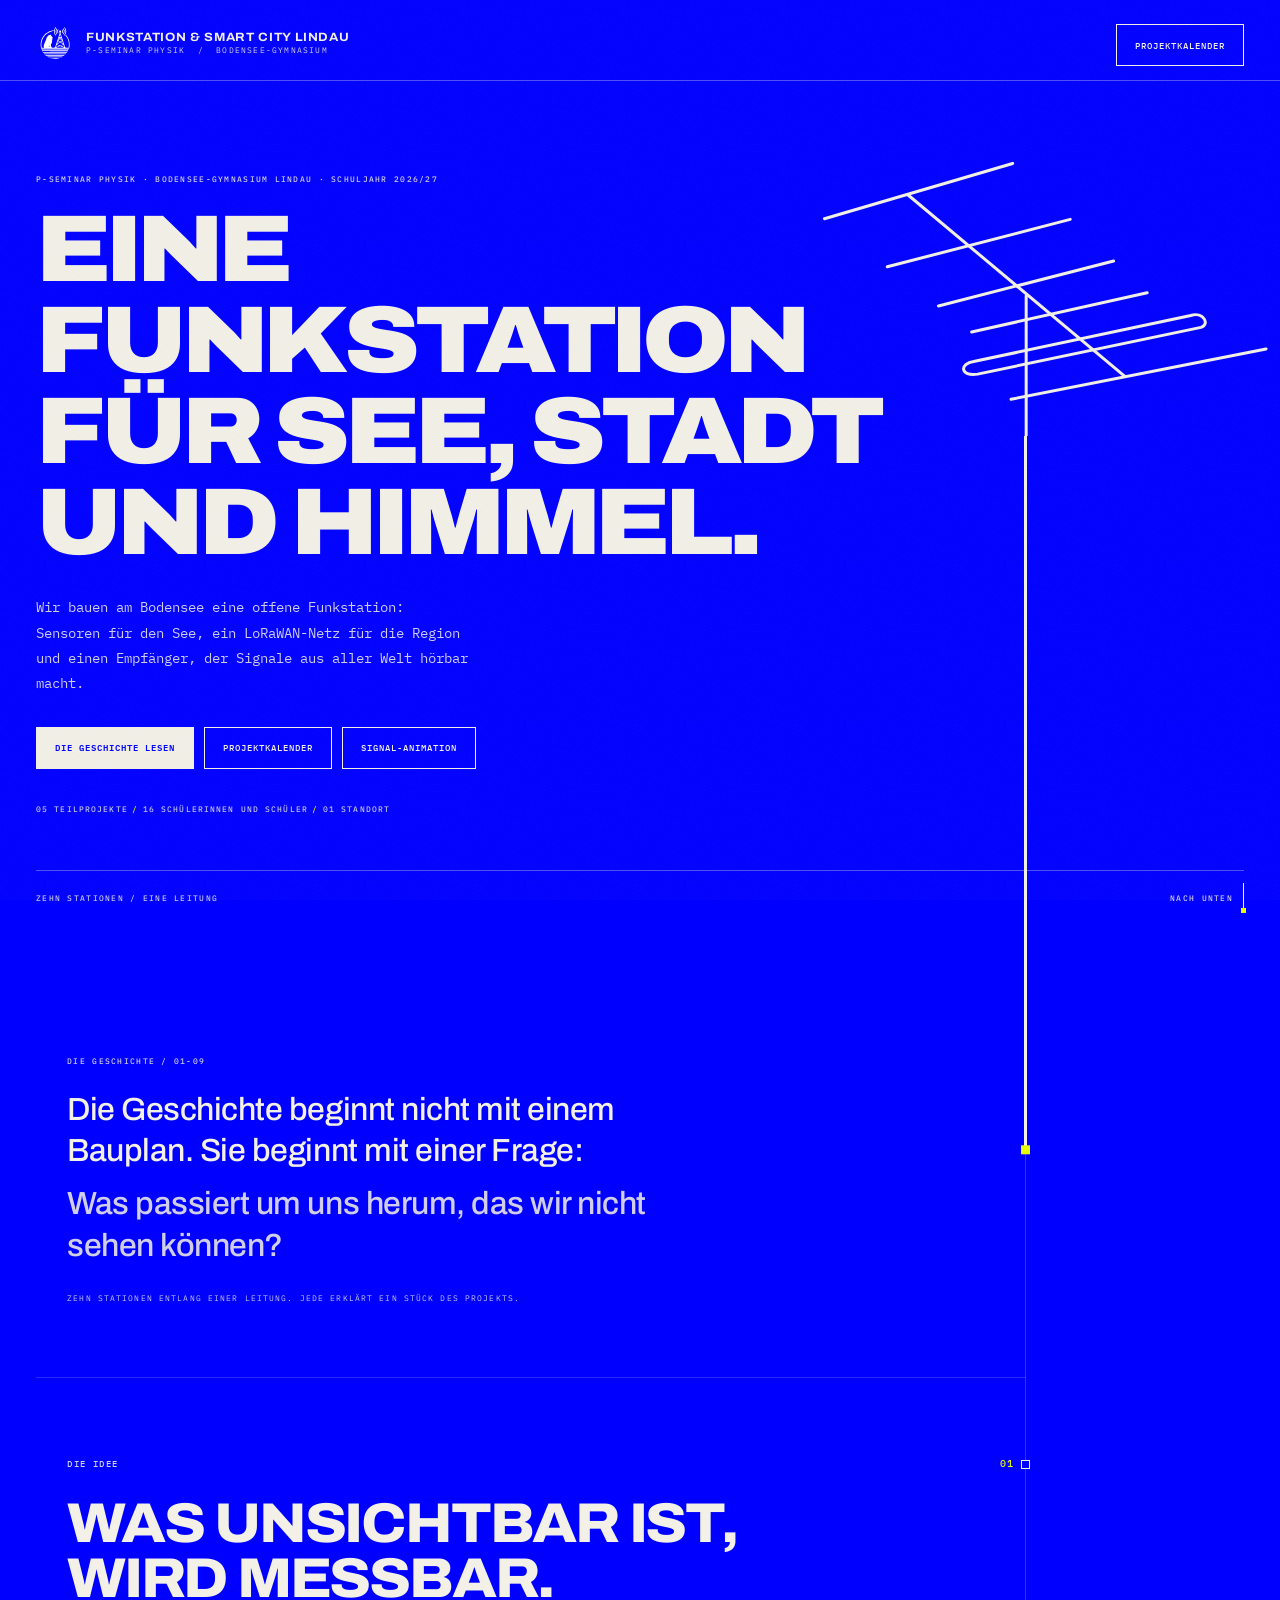
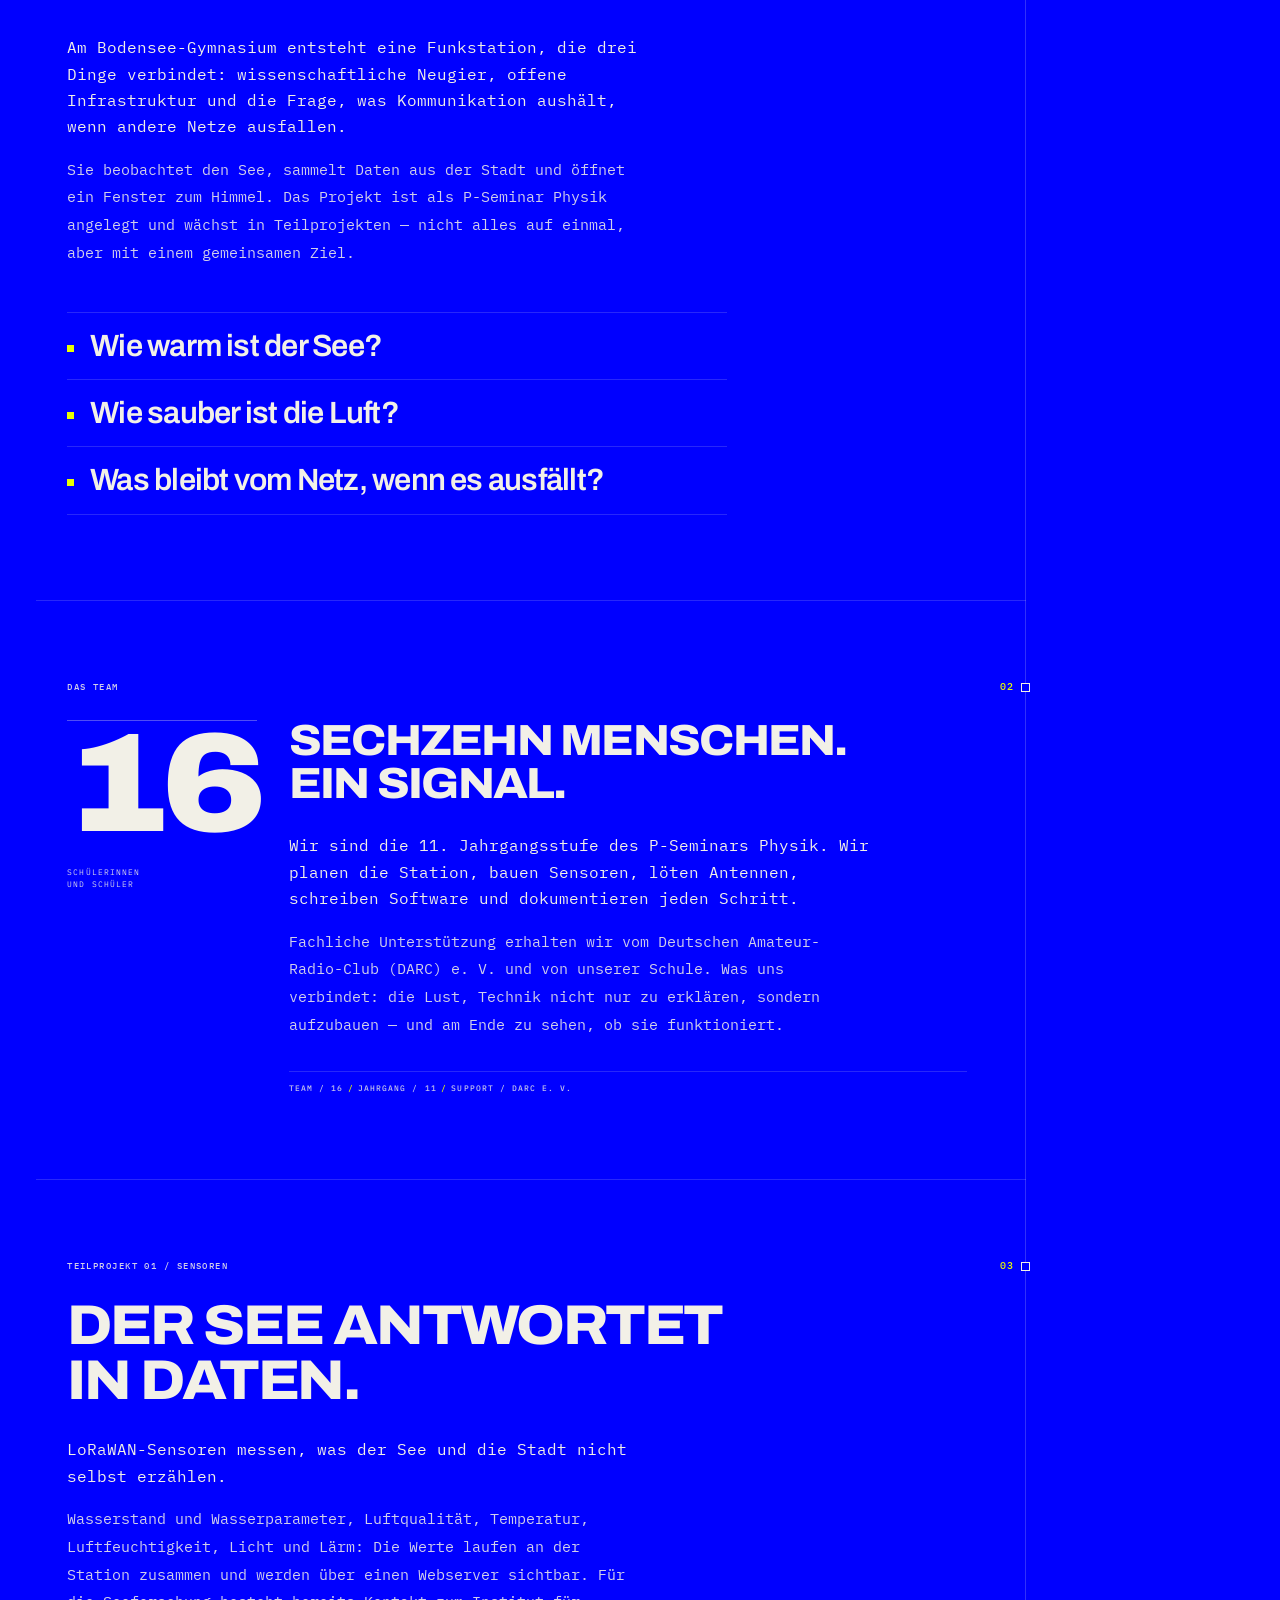
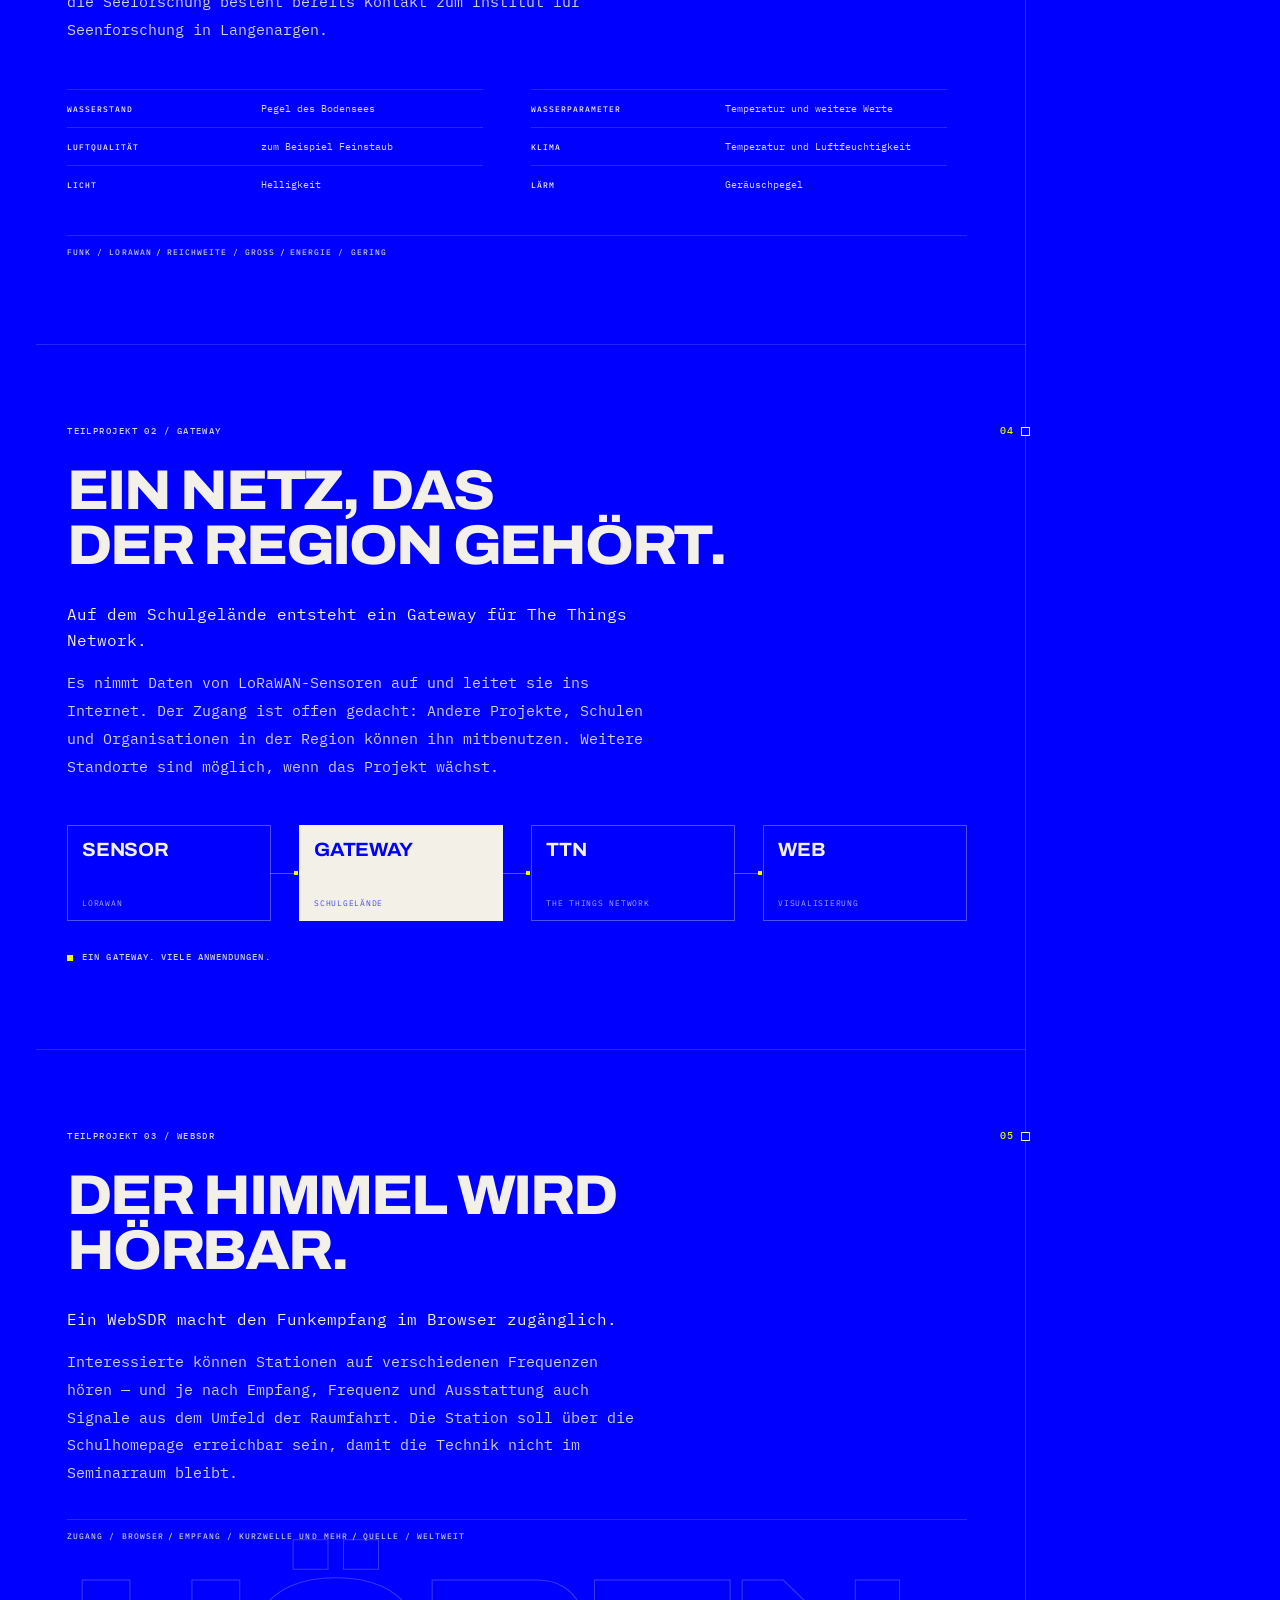
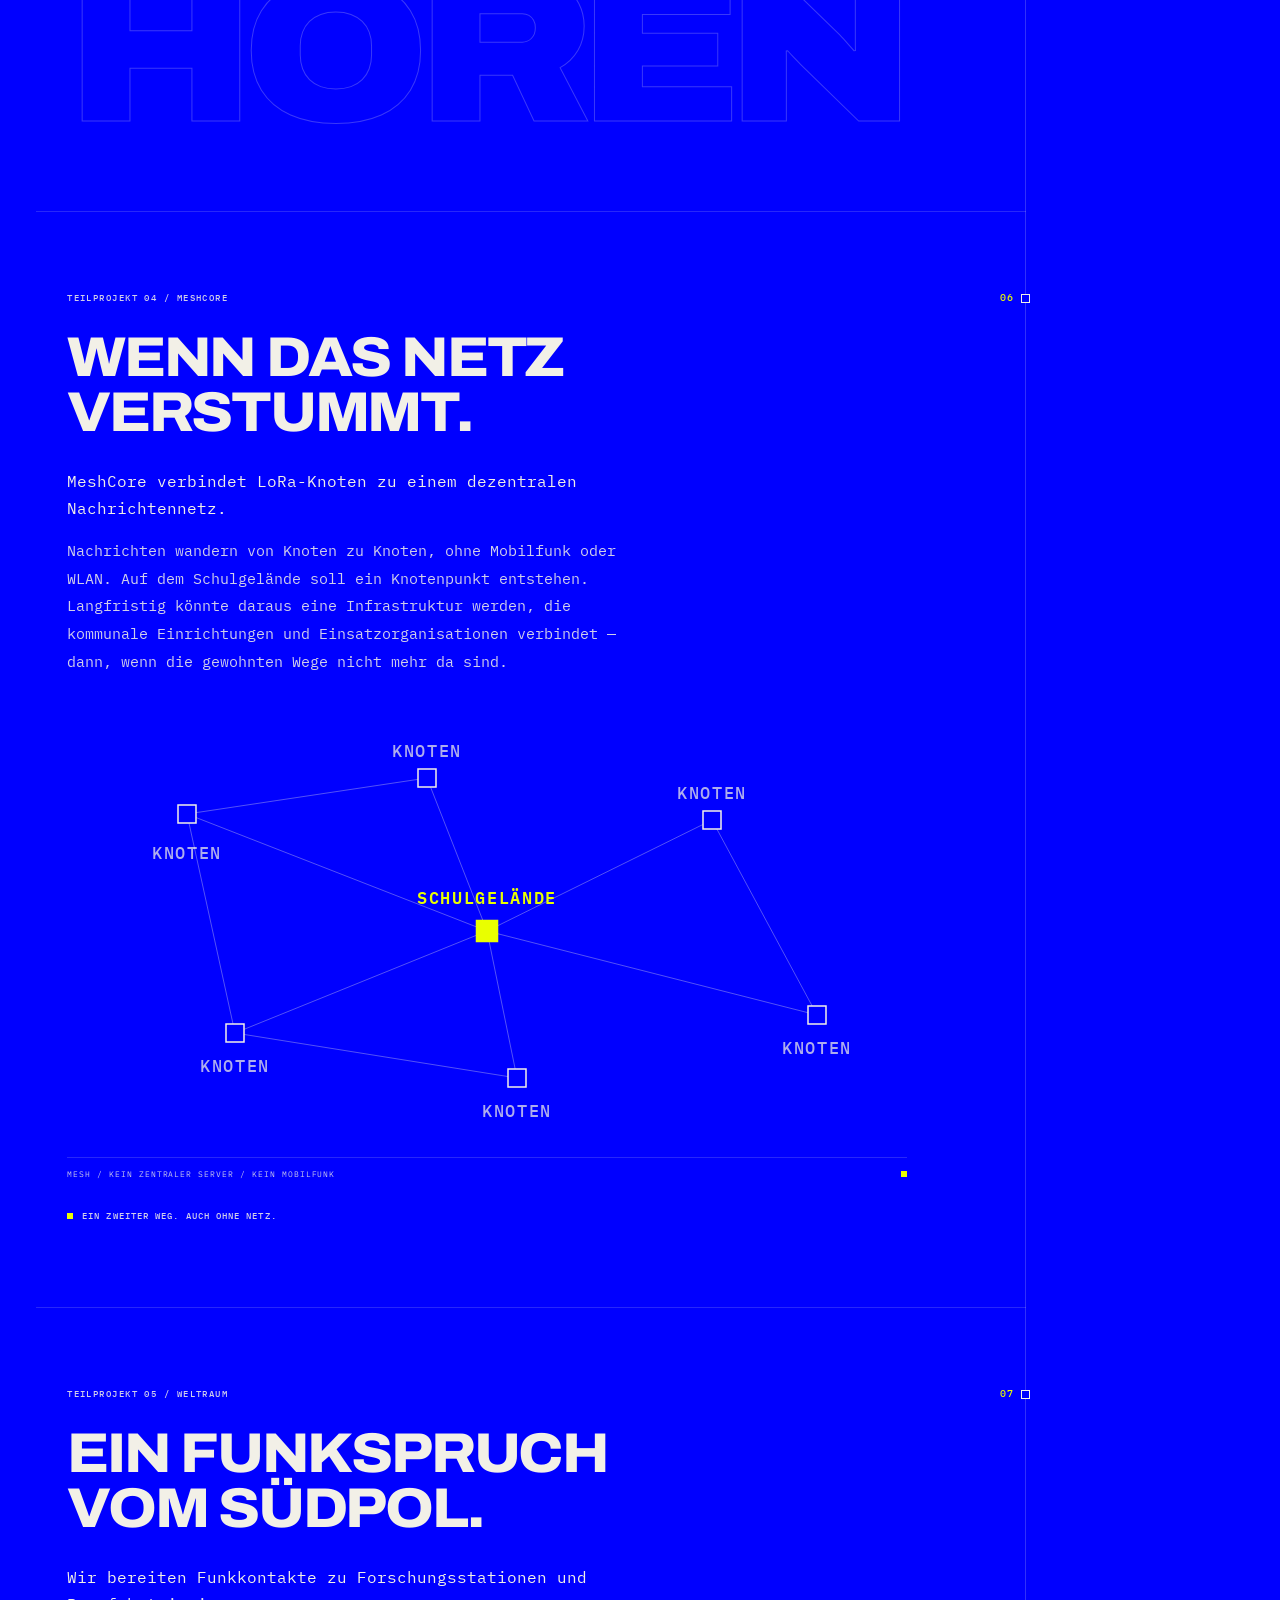
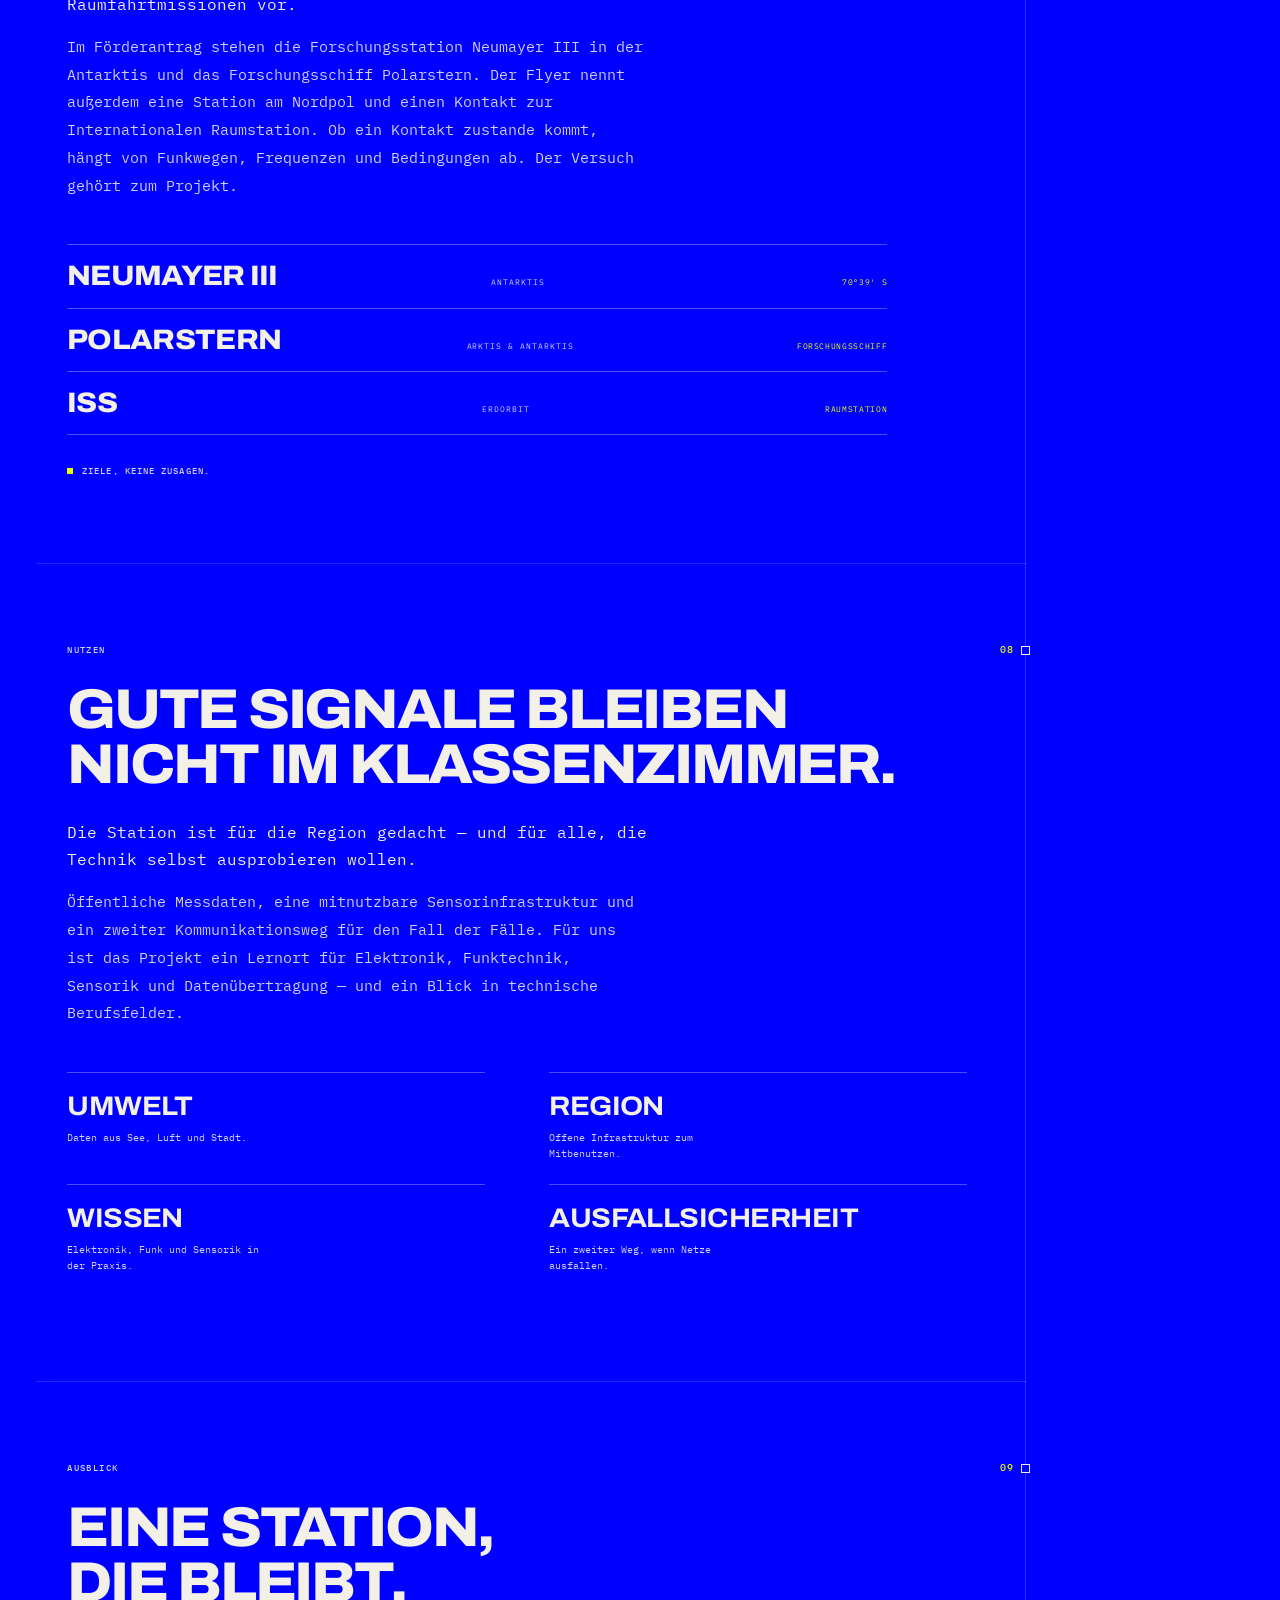
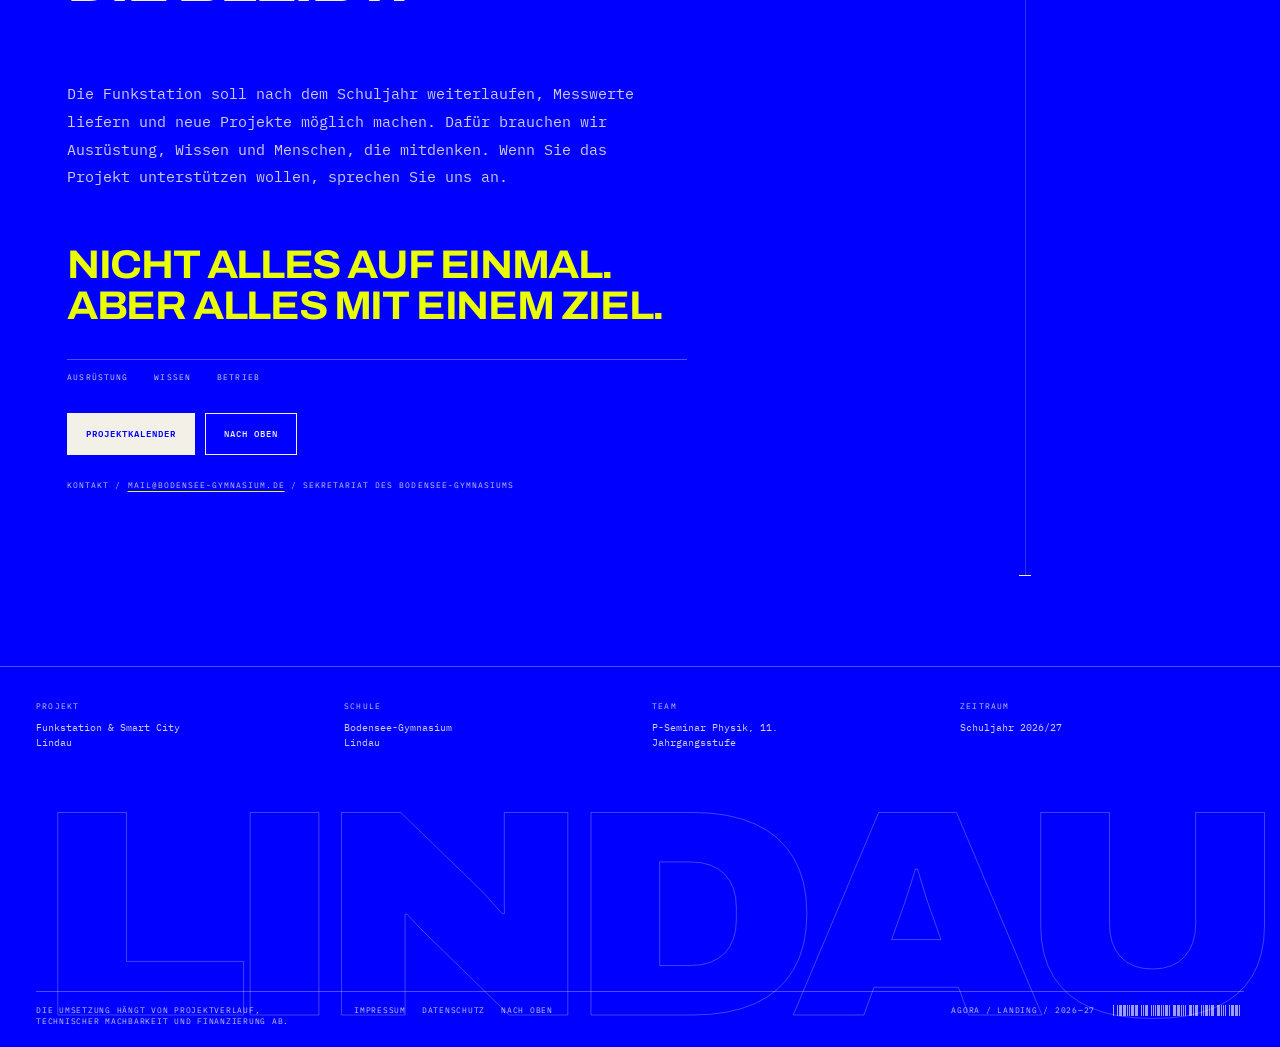
<file: index.html>
<!doctype html>
<html lang="de">
  <head>
    <meta charset="UTF-8" />
    <meta name="viewport" content="width=device-width, initial-scale=1.0" />
    <title>Funkstation &amp; Smart City Lindau — Für See, Stadt und Himmel</title>
    <link rel="canonical" href="landing.html" />
    <meta http-equiv="refresh" content="0; url=landing.html" />
    <link rel="icon" type="image/svg+xml" href="logoblue.svg" />
    <script>
      window.location.replace("landing.html" + window.location.search + window.location.hash);
    </script>
  </head>
  <body>
    <p><a href="landing.html">Funkstation &amp; Smart City Lindau</a></p>
  </body>
</html>
</file>
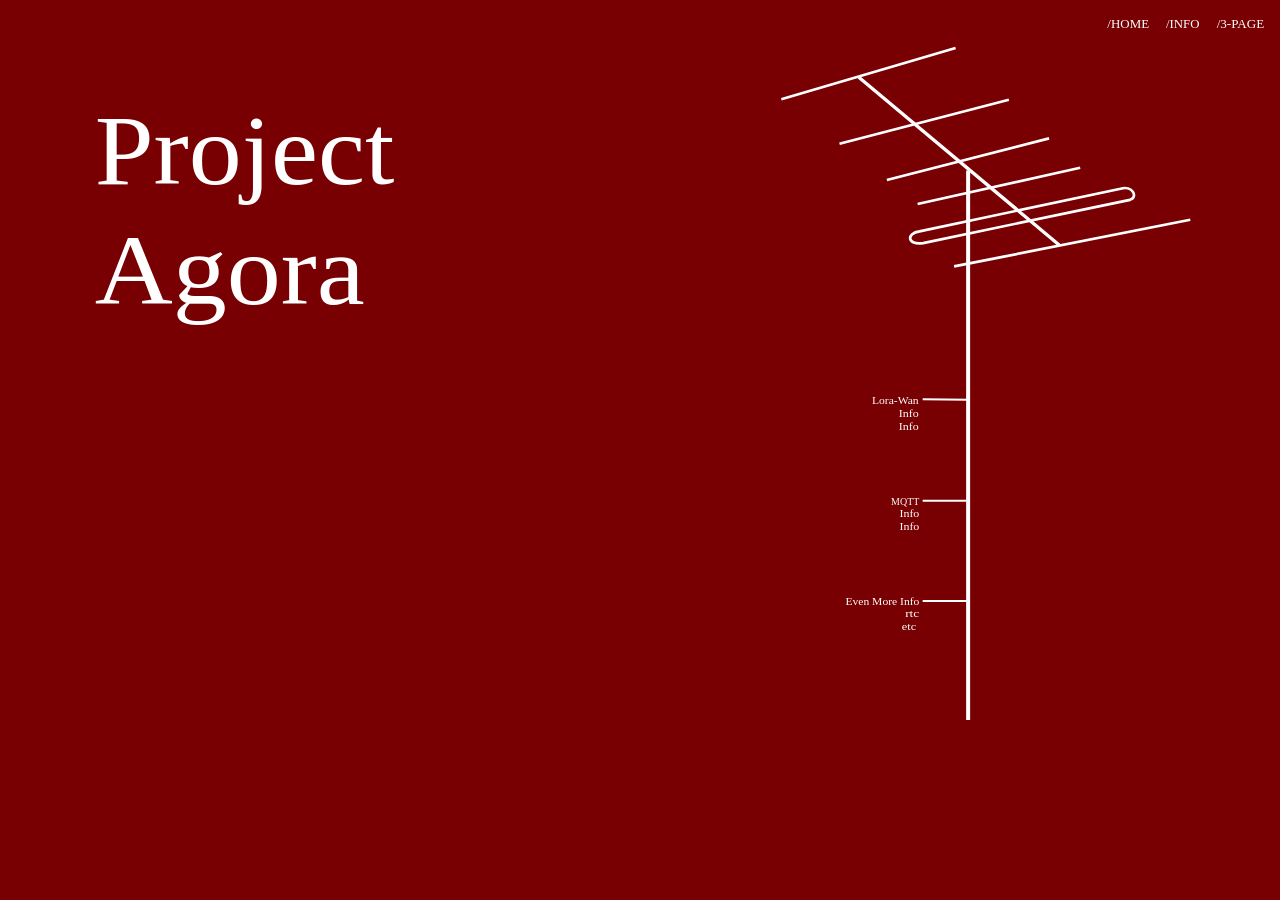
<file: agora.html>
<!doctype html>
<html lang="en">
  <head>
    <meta charset="UTF-8" />
    <meta name="viewport" content="width=device-width, initial-scale=1.0" />
    <title>Project Agora</title>
    <link rel="icon" type="image/svg+xml" href="logoblue.svg" />
    <link rel="stylesheet" href="styles.css" />
  </head>
  <body class="page-home">
    <main class="stage">
      <section class="design-screen" aria-label="Project Agora home">
        <img class="screen-art desktop-art" src="assets/penpot/home-desktop.svg" alt="" aria-hidden="true" />
        <img class="screen-art mobile-art" src="assets/penpot/home-mobile.svg" alt="" aria-hidden="true" />

        <a class="screen-link desktop-link home-desktop-link home-link-home" href="agora.html" aria-label="Home"></a>
        <a class="screen-link desktop-link home-desktop-link home-link-info" href="data-view.html" aria-label="Info"></a>
        <a class="screen-link desktop-link home-desktop-link home-link-more" href="more.html" aria-label="More Info"></a>
        <a class="screen-link desktop-link home-marker home-marker-one" href="data-view.html" aria-label="Lora-Wan Info"></a>
        <a class="screen-link desktop-link home-marker home-marker-two" href="data-view.html" aria-label="MQTT Info"></a>
        <a class="screen-link desktop-link home-marker home-marker-three" href="more.html" aria-label="Even More Info"></a>

        <a class="screen-link mobile-link home-mobile-link" href="agora.html" aria-label="Home"></a>
        <a class="screen-link mobile-link home-mobile-marker home-mobile-marker-one" href="data-view.html" aria-label="Info"></a>
        <a class="screen-link mobile-link home-mobile-marker home-mobile-marker-two" href="more.html" aria-label="More Info"></a>
      </section>
    </main>
  </body>
</html>
</file>
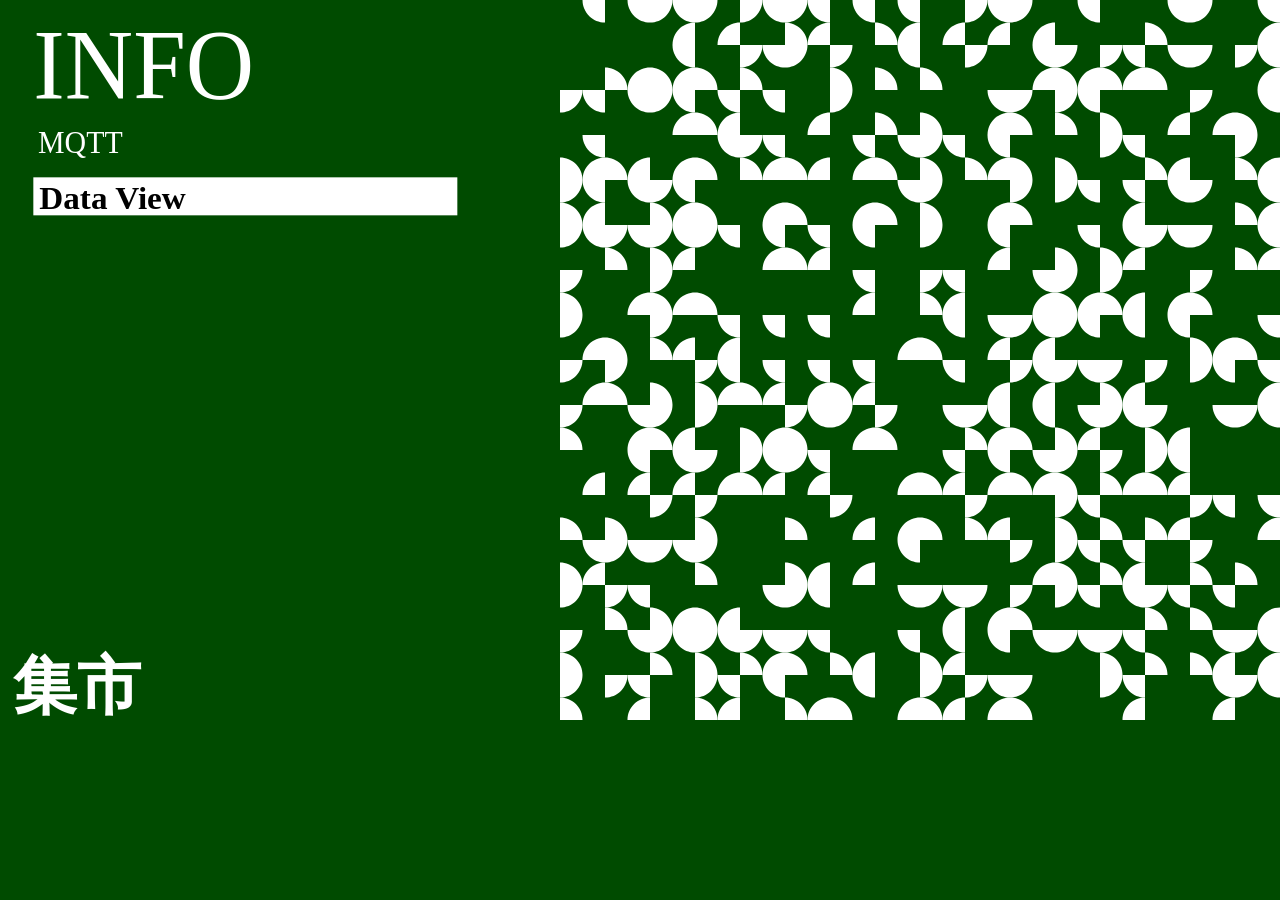
<file: data-view.html>
<!doctype html>
<html lang="en">
  <head>
    <meta charset="UTF-8" />
    <meta name="viewport" content="width=device-width, initial-scale=1.0" />
    <title>Agora — Info</title>
    <link rel="icon" type="image/svg+xml" href="logoblue.svg" />
    <link rel="stylesheet" href="styles.css" />
  </head>
  <body class="page-info">
    <main class="stage">
      <section class="design-screen" aria-label="Agora information">
        <img class="screen-art desktop-art" src="assets/penpot/info-desktop.svg" alt="" aria-hidden="true" />
        <img class="screen-art mobile-art" src="assets/penpot/info-mobile.svg" alt="" aria-hidden="true" />
        <a class="screen-link desktop-link info-home-link" href="agora.html" aria-label="Home"></a>
        <a class="screen-link mobile-link info-mobile-home-link" href="agora.html" aria-label="Home"></a>
      </section>
    </main>
  </body>
</html>
</file>
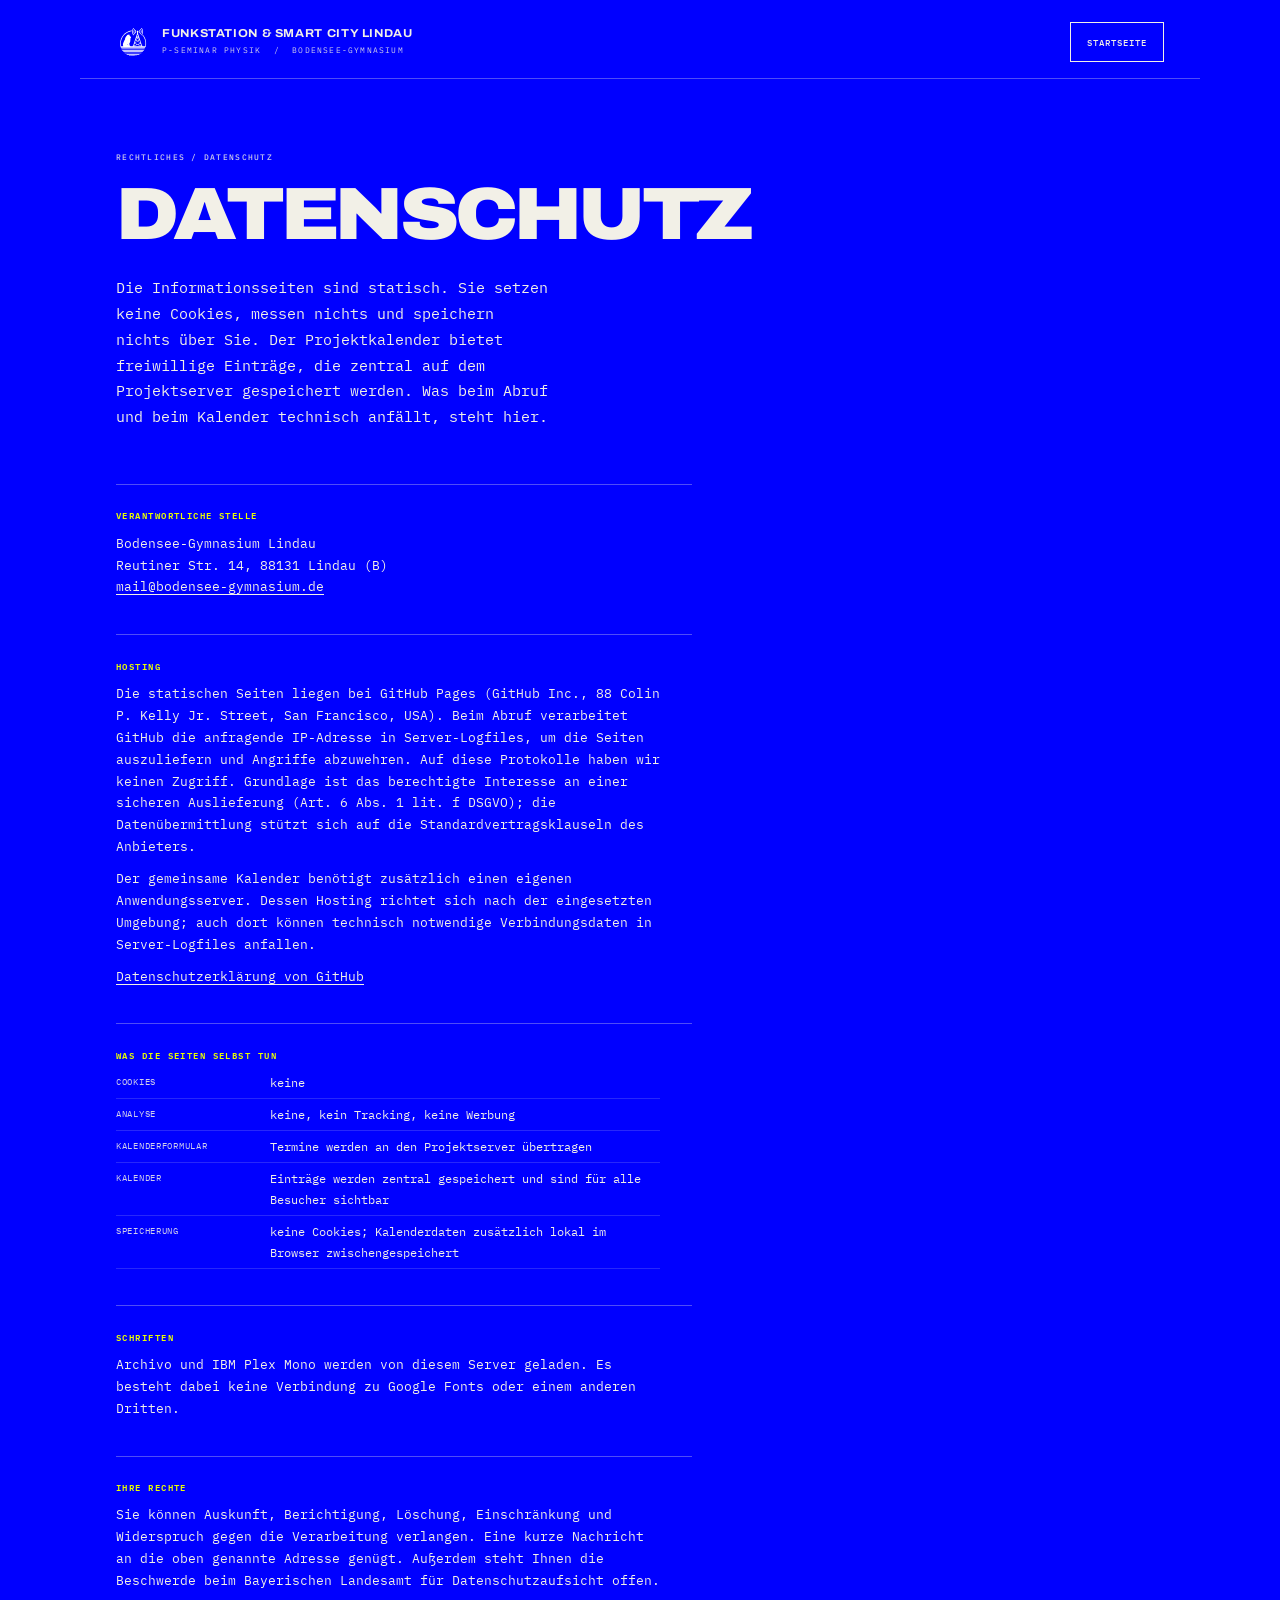
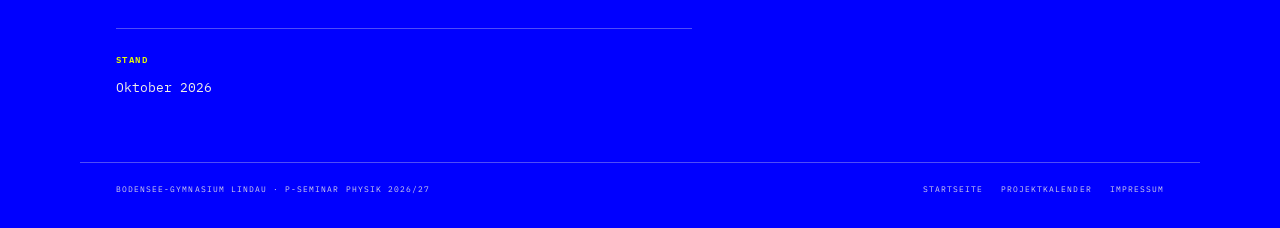
<file: datenschutz.html>
<!doctype html>
<html lang="de">
  <head>
    <meta charset="UTF-8" />
    <meta name="viewport" content="width=device-width, initial-scale=1.0" />
    <meta name="theme-color" content="#0000ff" />
    <meta
      name="description"
      content="Datenschutz der Projektseite Funkstation & Smart City Lindau: keine Cookies, keine Analyse, Schriften lokal, Hosting bei GitHub Pages."
    />
    <title>Datenschutz — Funkstation &amp; Smart City Lindau</title>
    <link rel="canonical" href="https://indukto.github.io/ago/datenschutz.html" />
    <link rel="icon" type="image/svg+xml" href="logoblue.svg" />
    <link rel="stylesheet" href="assets/fonts/fonts.css?v=1" />
    <link rel="stylesheet" href="assets/shared/legal.css?v=1" />
  </head>
  <body>
    <header class="masthead shell">
      <a class="brand" href="landing.html" aria-label="Funkstation &amp; Smart City Lindau — Startseite">
        <img class="brand-mark" src="logoblue.svg" width="34" height="34" alt="" aria-hidden="true" />
        <span>
          <span class="brand-name">Funkstation &amp; Smart City Lindau</span>
          <span class="brand-sub">P-Seminar Physik&nbsp;&nbsp;/&nbsp;&nbsp;Bodensee-Gymnasium</span>
        </span>
      </a>
      <a class="btn" href="landing.html">Startseite</a>
    </header>

    <main class="shell">
      <p class="kicker">Rechtliches / Datenschutz</p>
      <h1>Datenschutz</h1>
      <p class="lede">
        Die Informationsseiten sind statisch. Sie setzen keine Cookies, messen nichts und speichern nichts über Sie.
        Der Projektkalender bietet freiwillige Einträge, die zentral auf dem Projektserver gespeichert werden.
        Was beim Abruf und beim Kalender technisch anfällt, steht hier.
      </p>

      <div class="prose">
        <section aria-labelledby="stelle">
          <h2 id="stelle">Verantwortliche Stelle</h2>
          <address>
            Bodensee-Gymnasium Lindau<br />
            Reutiner Str. 14, 88131 Lindau (B)<br />
            <a class="text-link" href="mailto:mail@bodensee-gymnasium.de">mail@bodensee-gymnasium.de</a>
          </address>
        </section>

        <section aria-labelledby="hosting">
          <h2 id="hosting">Hosting</h2>
          <p>
            Die statischen Seiten liegen bei GitHub Pages (GitHub Inc., 88 Colin P. Kelly Jr. Street, San Francisco, USA).
            Beim Abruf verarbeitet GitHub die anfragende IP-Adresse in Server-Logfiles, um die Seiten auszuliefern
            und Angriffe abzuwehren. Auf diese Protokolle haben wir keinen Zugriff. Grundlage ist das berechtigte
            Interesse an einer sicheren Auslieferung (Art. 6 Abs. 1 lit. f DSGVO); die Datenübermittlung stützt
            sich auf die Standardvertragsklauseln des Anbieters.
          </p>
          <p>
            Der gemeinsame Kalender benötigt zusätzlich einen eigenen Anwendungsserver. Dessen Hosting richtet
            sich nach der eingesetzten Umgebung; auch dort können technisch notwendige Verbindungsdaten in
            Server-Logfiles anfallen.
          </p>
          <p>
            <a
              class="text-link"
              href="https://docs.github.com/site-policy/privacy-policies/github-general-privacy-statement"
              >Datenschutzerklärung von GitHub</a
            >
          </p>
        </section>

        <section aria-labelledby="seite">
          <h2 id="seite">Was die Seiten selbst tun</h2>
          <ul>
            <li><span>Cookies</span><span>keine</span></li>
            <li><span>Analyse</span><span>keine, kein Tracking, keine Werbung</span></li>
            <li><span>Kalenderformular</span><span>Termine werden an den Projektserver übertragen</span></li>
            <li><span>Kalender</span><span>Einträge werden zentral gespeichert und sind für alle Besucher sichtbar</span></li>
            <li><span>Speicherung</span><span>keine Cookies; Kalenderdaten zusätzlich lokal im Browser zwischengespeichert</span></li>
          </ul>
        </section>

        <section aria-labelledby="schriften">
          <h2 id="schriften">Schriften</h2>
          <p>
            Archivo und IBM Plex Mono werden von diesem Server geladen. Es besteht dabei keine Verbindung zu
            Google Fonts oder einem anderen Dritten.
          </p>
        </section>

        <section aria-labelledby="rechte">
          <h2 id="rechte">Ihre Rechte</h2>
          <p>
            Sie können Auskunft, Berichtigung, Löschung, Einschränkung und Widerspruch gegen die Verarbeitung
            verlangen. Eine kurze Nachricht an die oben genannte Adresse genügt. Außerdem steht Ihnen die
            Beschwerde beim Bayerischen Landesamt für Datenschutzaufsicht offen.
          </p>
        </section>

        <section aria-labelledby="stand">
          <h2 id="stand">Stand</h2>
          <p>Oktober 2026</p>
        </section>
      </div>
    </main>

    <footer class="footer shell">
      <span>Bodensee-Gymnasium Lindau · P-Seminar Physik 2026/27</span>
      <nav aria-label="Seiten">
        <a href="landing.html">Startseite</a>
        <a href="kalender.html">Projektkalender</a>
        <a href="impressum.html">Impressum</a>
      </nav>
    </footer>
  </body>
</html>
</file>
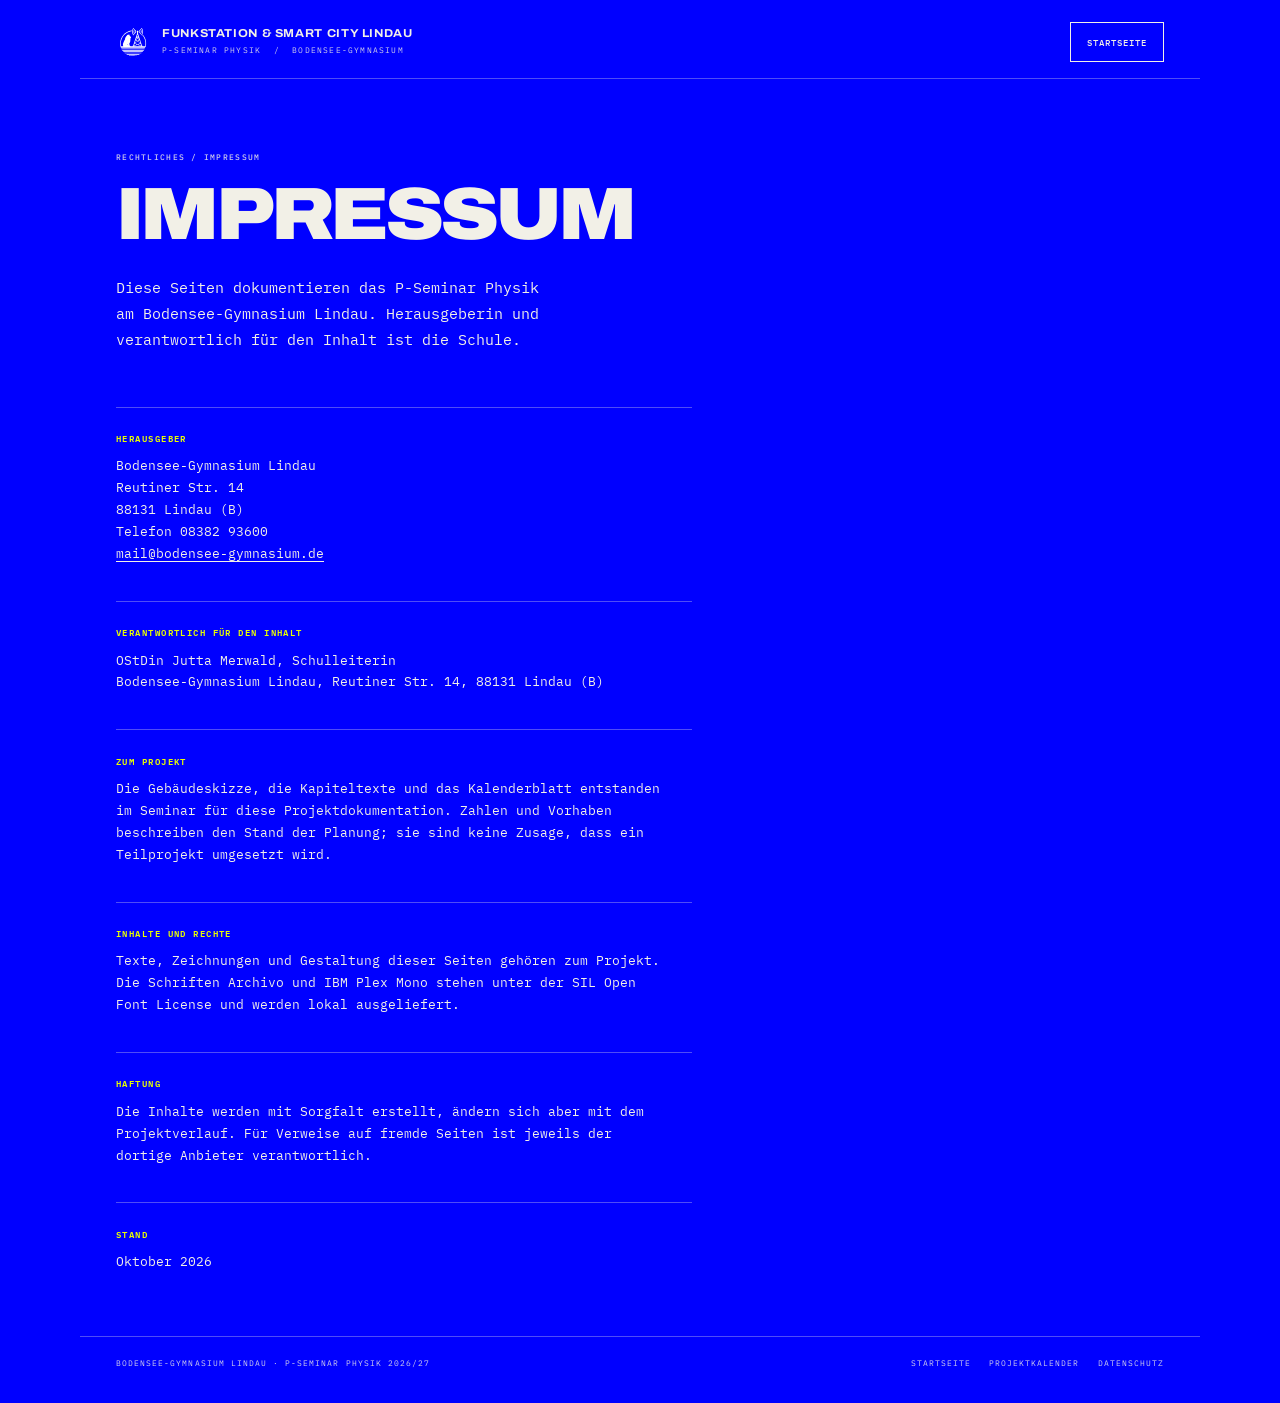
<file: impressum.html>
<!doctype html>
<html lang="de">
  <head>
    <meta charset="UTF-8" />
    <meta name="viewport" content="width=device-width, initial-scale=1.0" />
    <meta name="theme-color" content="#0000ff" />
    <meta
      name="description"
      content="Impressum der Projektseite Funkstation & Smart City Lindau — Bodensee-Gymnasium Lindau, P-Seminar Physik."
    />
    <title>Impressum — Funkstation &amp; Smart City Lindau</title>
    <link rel="canonical" href="https://indukto.github.io/ago/impressum.html" />
    <link rel="icon" type="image/svg+xml" href="logoblue.svg" />
    <link rel="stylesheet" href="assets/fonts/fonts.css?v=1" />
    <link rel="stylesheet" href="assets/shared/legal.css?v=1" />
  </head>
  <body>
    <header class="masthead shell">
      <a class="brand" href="landing.html" aria-label="Funkstation &amp; Smart City Lindau — Startseite">
        <img class="brand-mark" src="logoblue.svg" width="34" height="34" alt="" aria-hidden="true" />
        <span>
          <span class="brand-name">Funkstation &amp; Smart City Lindau</span>
          <span class="brand-sub">P-Seminar Physik&nbsp;&nbsp;/&nbsp;&nbsp;Bodensee-Gymnasium</span>
        </span>
      </a>
      <a class="btn" href="landing.html">Startseite</a>
    </header>

    <main class="shell">
      <p class="kicker">Rechtliches / Impressum</p>
      <h1>Impressum</h1>
      <p class="lede">
        Diese Seiten dokumentieren das P-Seminar Physik am Bodensee-Gymnasium Lindau. Herausgeberin und
        verantwortlich für den Inhalt ist die Schule.
      </p>

      <div class="prose">
        <section aria-labelledby="herausgeber">
          <h2 id="herausgeber">Herausgeber</h2>
          <address>
            Bodensee-Gymnasium Lindau<br />
            Reutiner Str. 14<br />
            88131 Lindau (B)<br />
            Telefon 08382 93600<br />
            <a class="text-link" href="mailto:mail@bodensee-gymnasium.de">mail@bodensee-gymnasium.de</a>
          </address>
        </section>

        <section aria-labelledby="verantwortlich">
          <h2 id="verantwortlich">Verantwortlich für den Inhalt</h2>
          <p>
            OStDin Jutta Merwald, Schulleiterin<br />
            Bodensee-Gymnasium Lindau, Reutiner Str. 14, 88131 Lindau (B)
          </p>
        </section>

        <section aria-labelledby="projekt">
          <h2 id="projekt">Zum Projekt</h2>
          <p>
            Die Gebäudeskizze, die Kapiteltexte und das Kalenderblatt entstanden im Seminar für diese
            Projektdokumentation. Zahlen und Vorhaben beschreiben den Stand der Planung; sie sind keine Zusage,
            dass ein Teilprojekt umgesetzt wird.
          </p>
        </section>

        <section aria-labelledby="rechte">
          <h2 id="rechte">Inhalte und Rechte</h2>
          <p>
            Texte, Zeichnungen und Gestaltung dieser Seiten gehören zum Projekt. Die Schriften Archivo und IBM Plex
            Mono stehen unter der SIL Open Font License und werden lokal ausgeliefert.
          </p>
        </section>

        <section aria-labelledby="haftung">
          <h2 id="haftung">Haftung</h2>
          <p>
            Die Inhalte werden mit Sorgfalt erstellt, ändern sich aber mit dem Projektverlauf. Für Verweise auf
            fremde Seiten ist jeweils der dortige Anbieter verantwortlich.
          </p>
        </section>

        <section aria-labelledby="stand">
          <h2 id="stand">Stand</h2>
          <p>Oktober 2026</p>
        </section>
      </div>
    </main>

    <footer class="footer shell">
      <span>Bodensee-Gymnasium Lindau · P-Seminar Physik 2026/27</span>
      <nav aria-label="Seiten">
        <a href="landing.html">Startseite</a>
        <a href="kalender.html">Projektkalender</a>
        <a href="datenschutz.html">Datenschutz</a>
      </nav>
    </footer>
  </body>
</html>
</file>
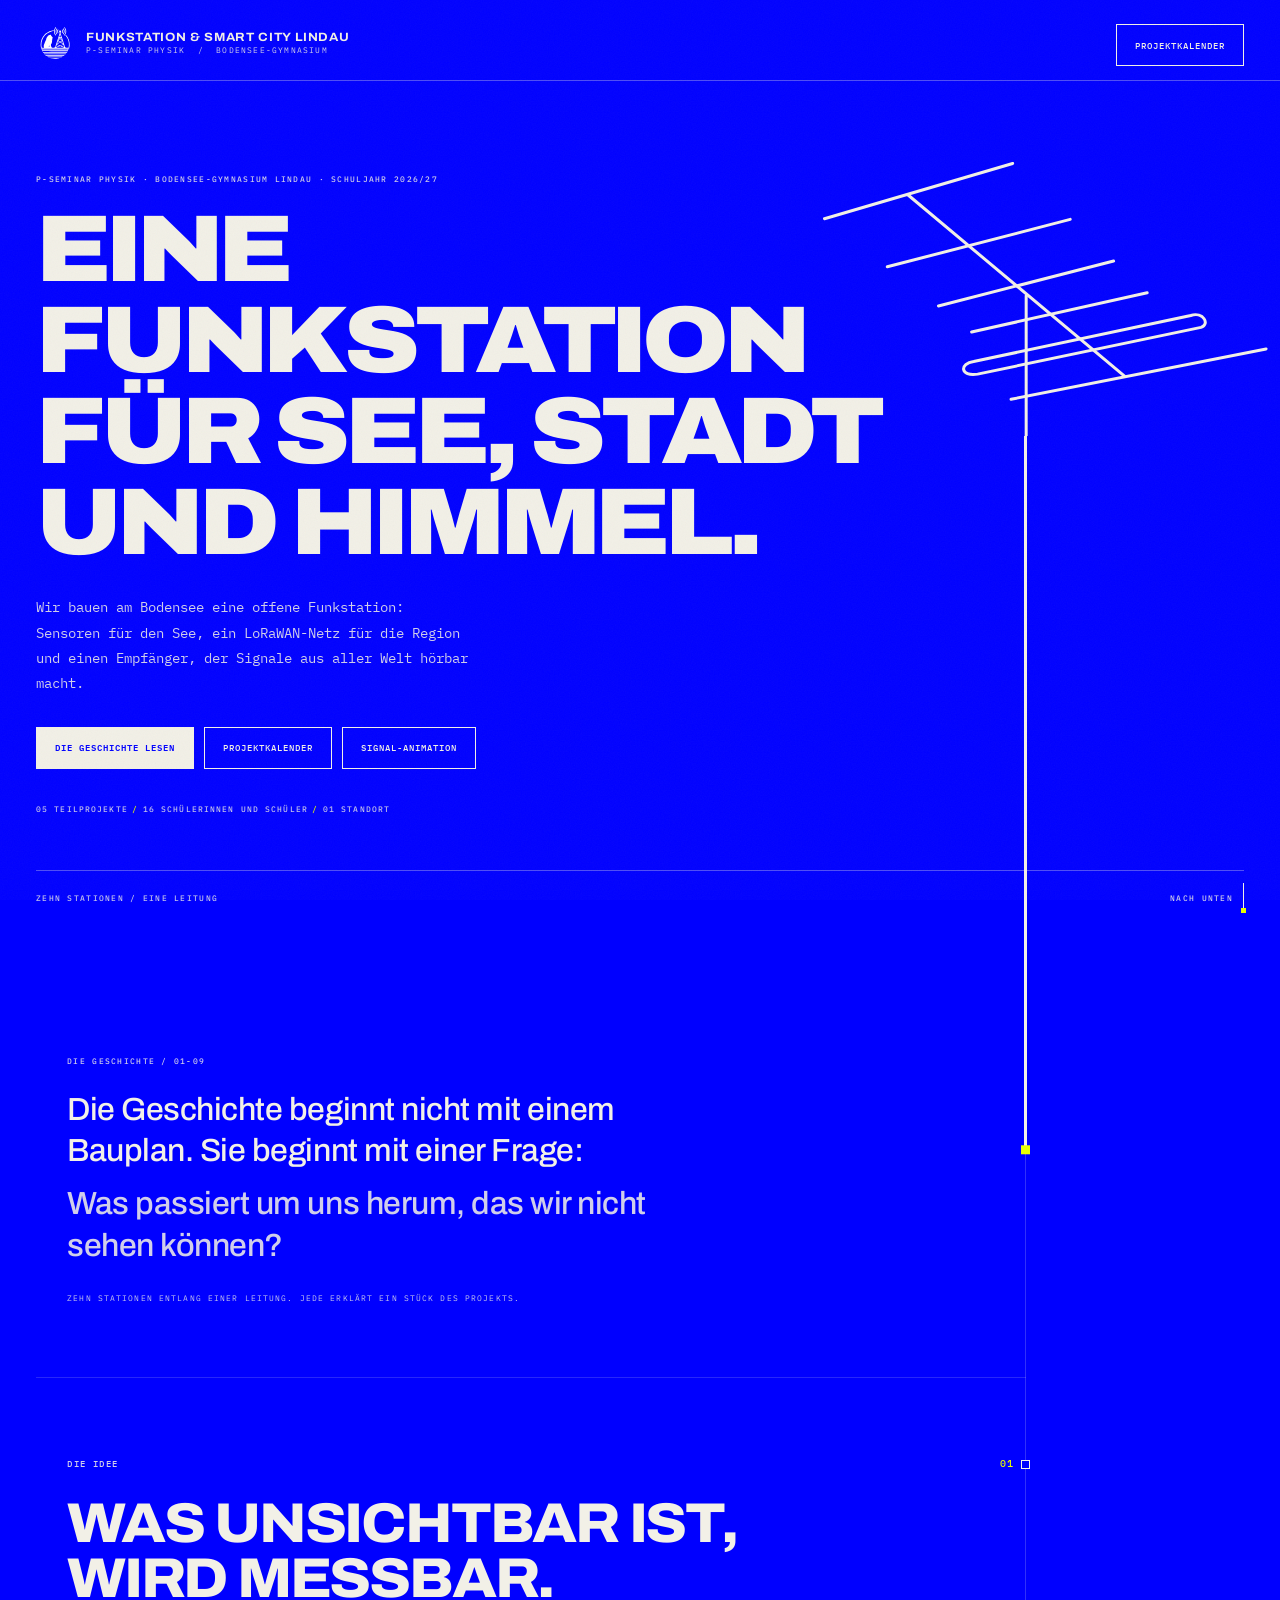
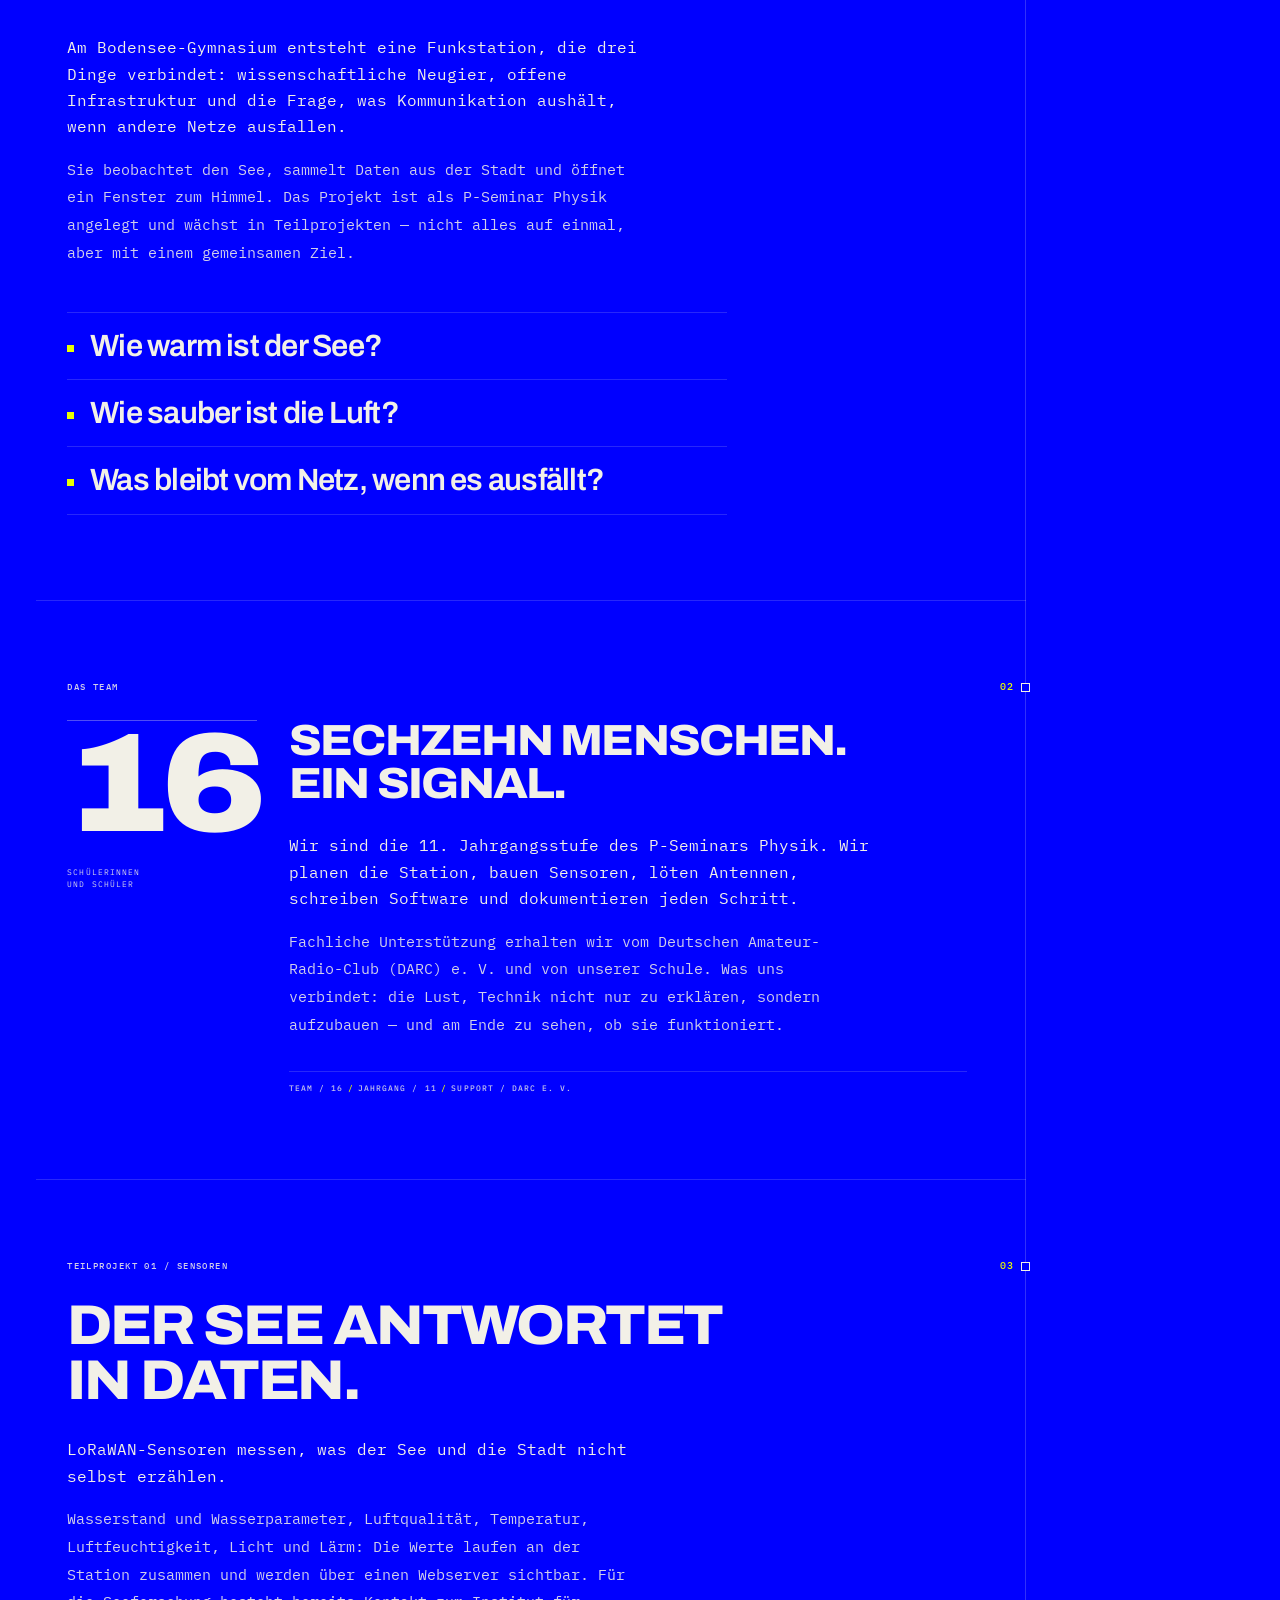
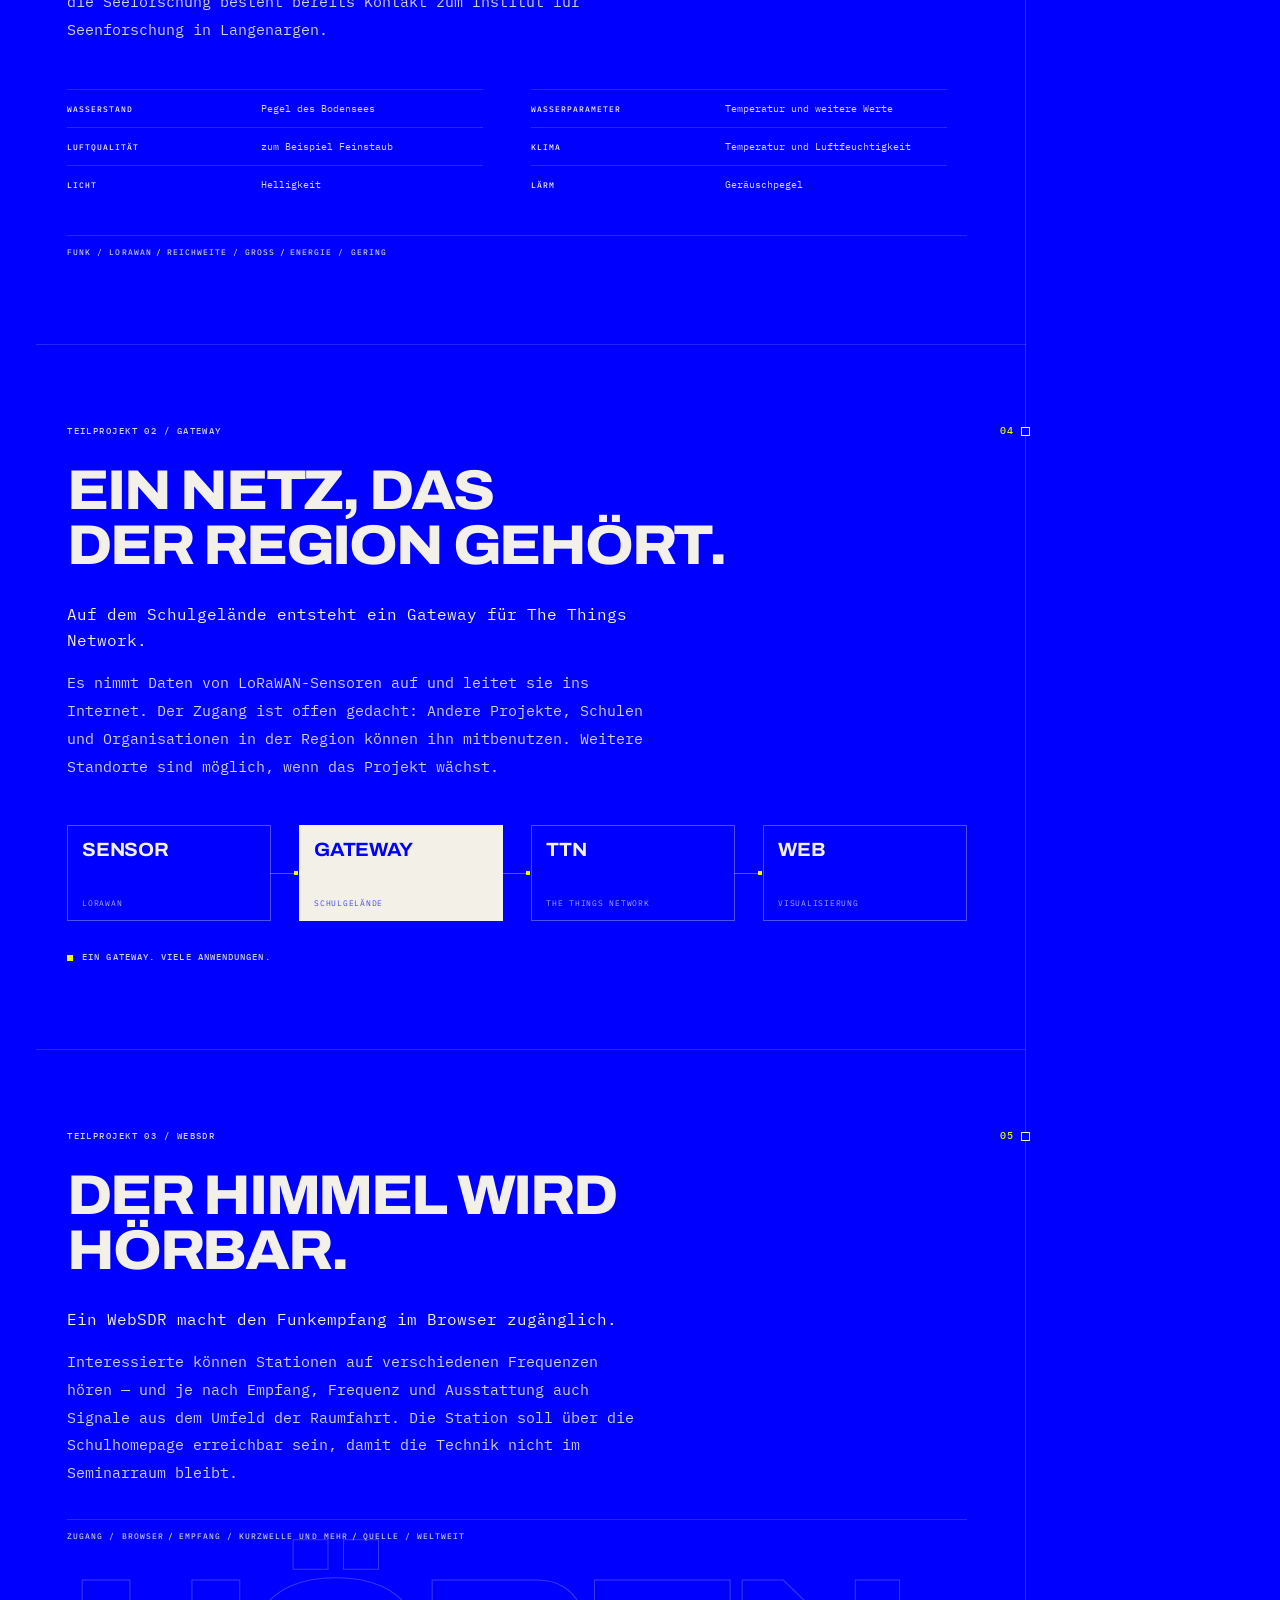
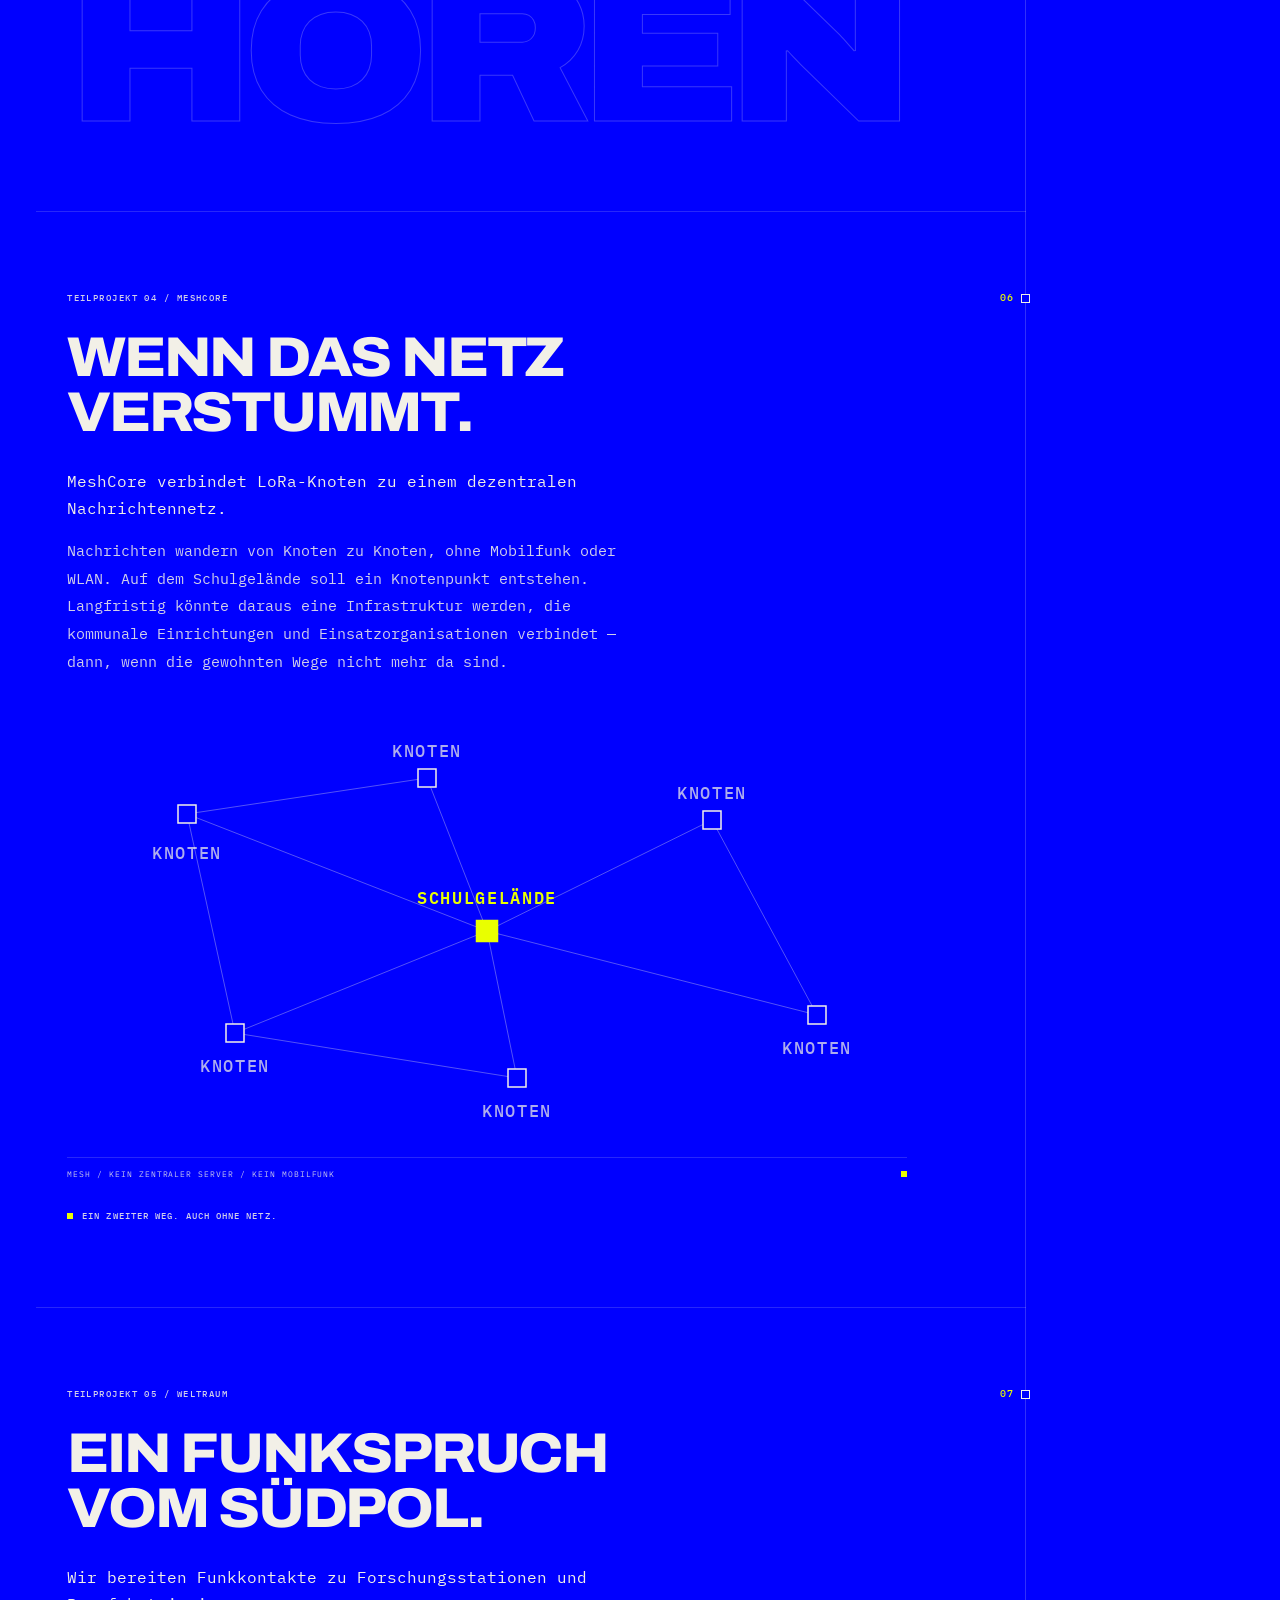
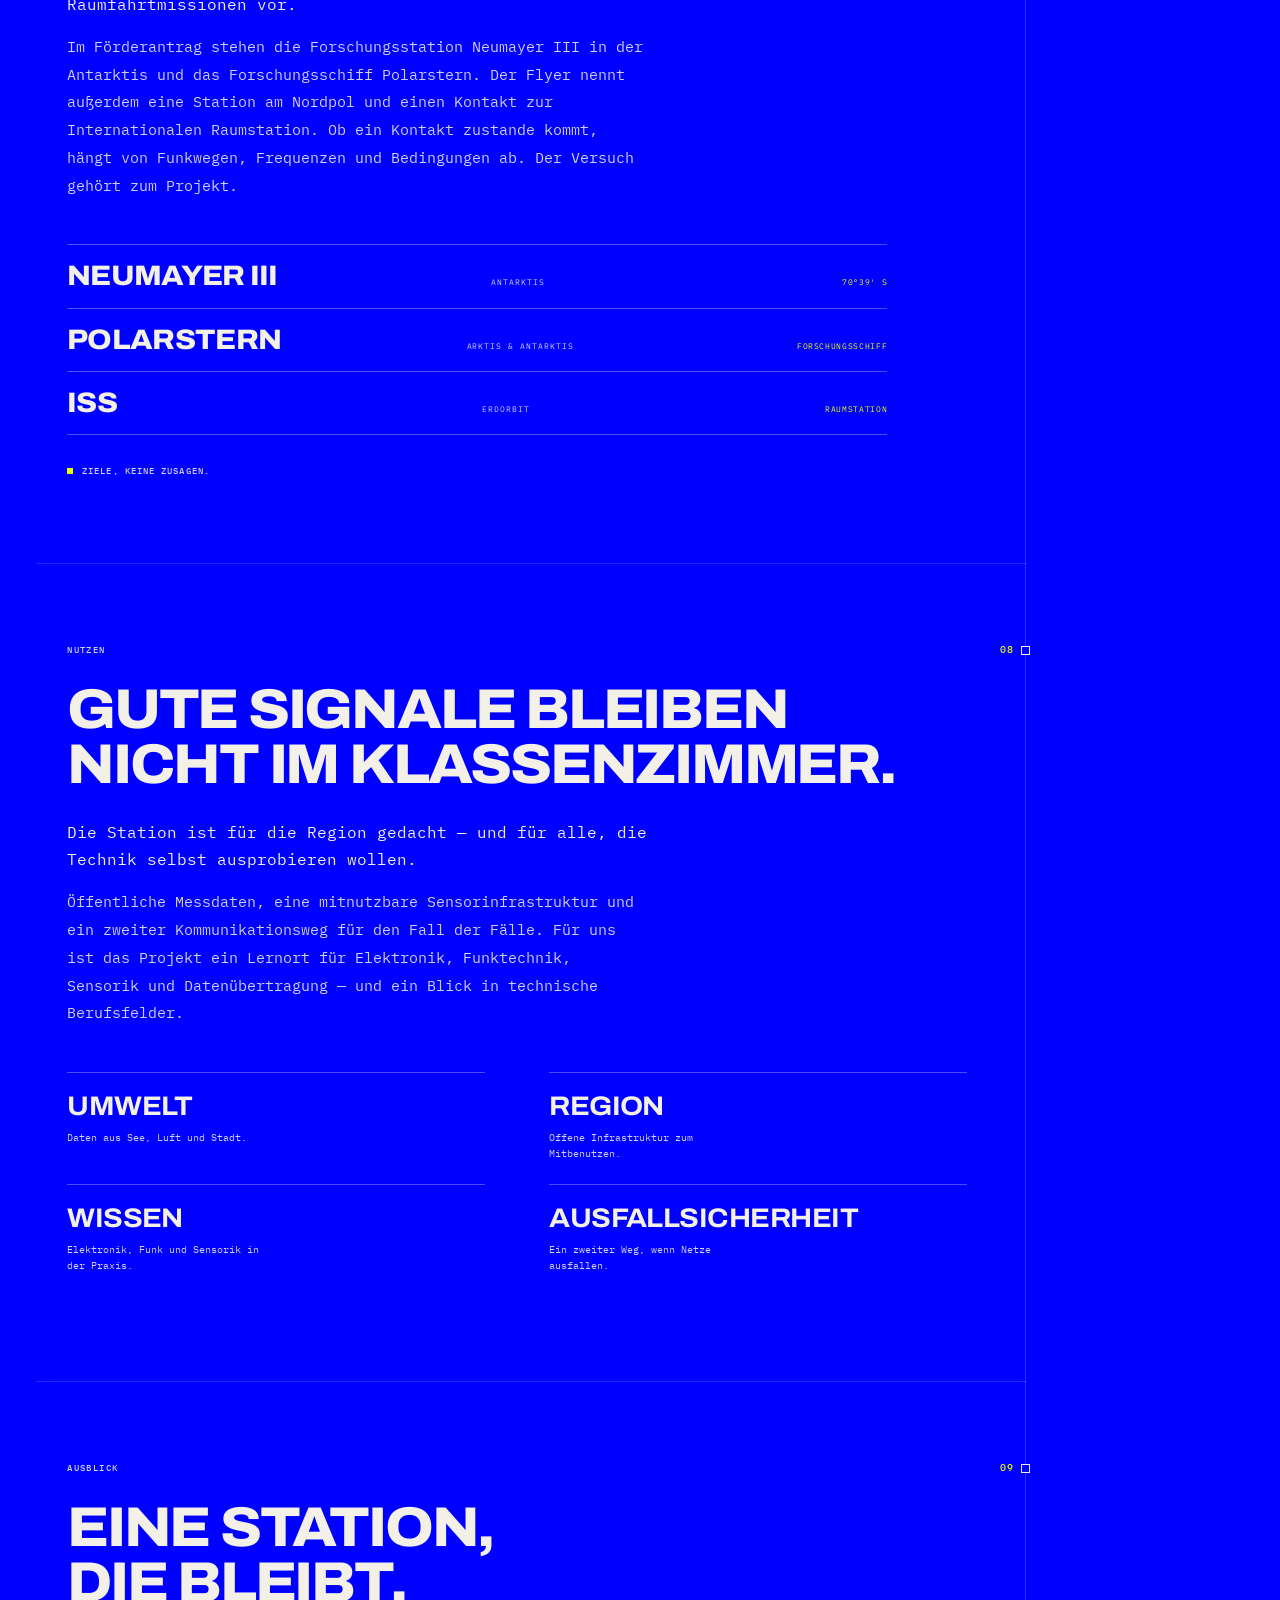
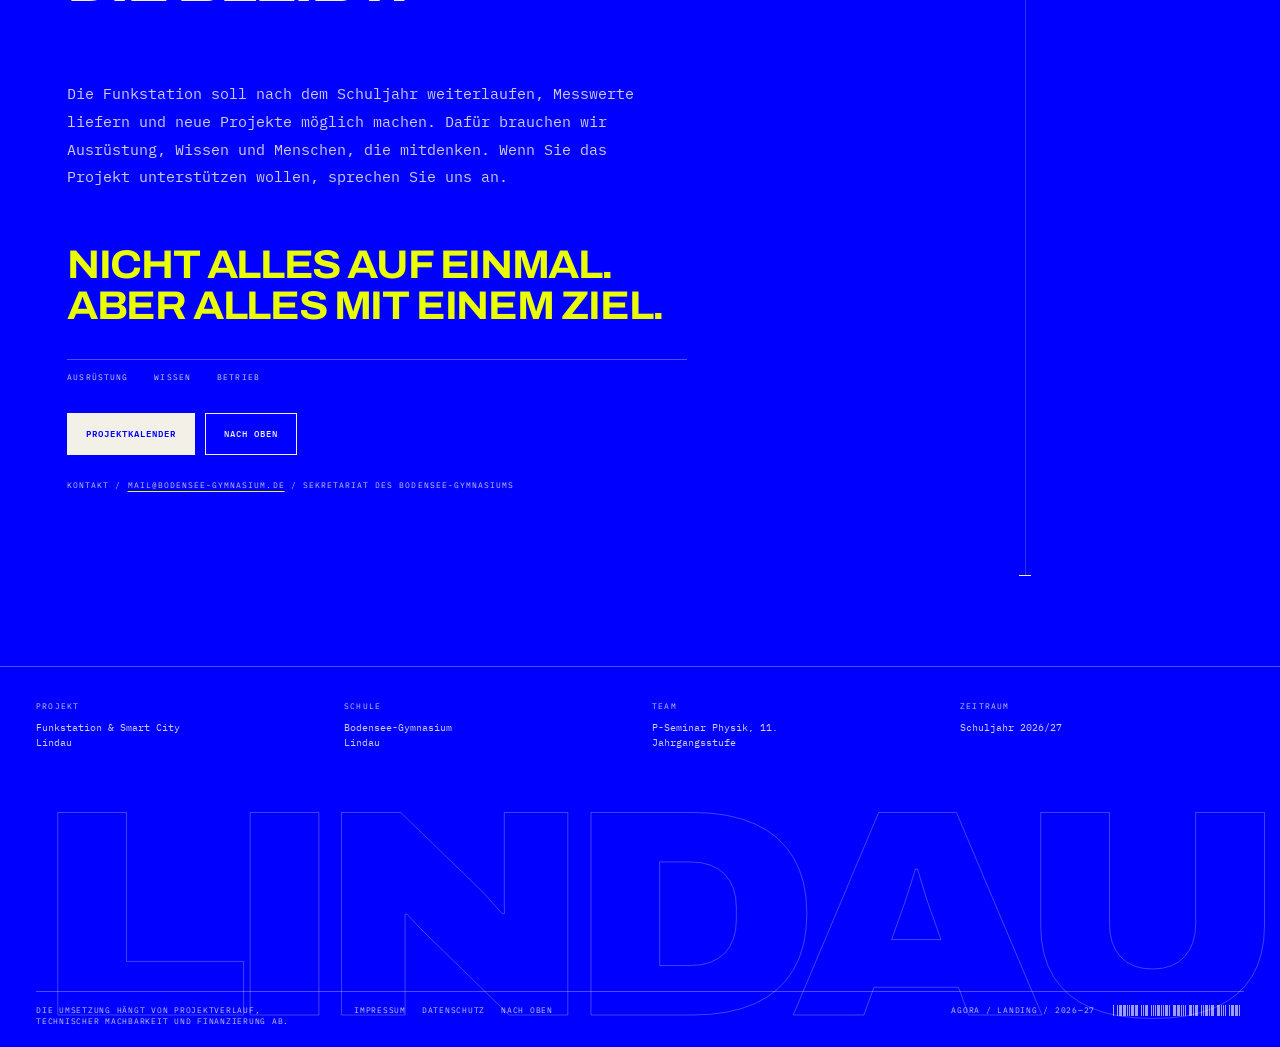
<file: landing.html>
﻿<!doctype html>
<html lang="de">
  <head>
    <meta charset="UTF-8" />
    <meta name="viewport" content="width=device-width, initial-scale=1.0" />
    <meta name="theme-color" content="#0000ff" />
    <meta
      name="description"
      content="Die Funkstation & Smart City Lindau: ein P-Seminar Physik am Bodensee-Gymnasium baut eine offene Funkstation für Umweltmessungen, LoRaWAN, WebSDR und MeshCore."
    />
    <title>Funkstation &amp; Smart City Lindau — Für See, Stadt und Himmel</title>
    <link rel="canonical" href="https://indukto.github.io/ago/landing.html" />
    <link rel="icon" type="image/svg+xml" href="logoblue.svg" />
    <meta property="og:type" content="website" />
    <meta property="og:site_name" content="Funkstation &amp; Smart City Lindau" />
    <meta property="og:locale" content="de_DE" />
    <meta property="og:title" content="Funkstation &amp; Smart City Lindau — Für See, Stadt und Himmel" />
    <meta
      property="og:description"
      content="Ein P-Seminar Physik am Bodensee-Gymnasium baut eine offene Funkstation: Sensoren für den See, ein LoRaWAN-Netz für die Region und einen Empfänger für Signale aus aller Welt."
    />
    <meta property="og:url" content="https://indukto.github.io/ago/landing.html" />
    <meta property="og:image" content="https://indukto.github.io/ago/assets/landing/og.png" />
    <meta property="og:image:width" content="1200" />
    <meta property="og:image:height" content="630" />
    <meta property="og:image:alt" content="Plakat der Funkstation &amp; Smart City Lindau auf blauem Grund" />
    <meta name="twitter:card" content="summary_large_image" />
    <link rel="stylesheet" href="assets/fonts/fonts.css?v=1" />
    <link rel="stylesheet" href="assets/shared/tokens.css?v=1" />
    <link rel="stylesheet" href="assets/landing/landing.css?v=24" />
    <script>
      document.documentElement.classList.add("js");
      window.setTimeout(function () {
        if (!window.__landingReady) document.documentElement.classList.remove("js");
      }, 2500);
    </script>
    <script src="assets/landing/landing.js?v=9" defer></script>
    <script src="assets/landing/wheel-scroll.js?v=2" defer></script>
    <script src="assets/landing/cursor-lens.js?v=6" defer></script>
  </head>
  <body class="page-landing" id="top">
    <a class="skip-link" href="#main">Zum Inhalt springen</a>
    <div class="grain" aria-hidden="true"></div>
    <div class="cursor-lens" aria-hidden="true"></div>

    <aside class="trace-meter" aria-hidden="true">
      <span class="trace-meter__count"><b id="traceCurrent">01</b><i>/ 09</i></span>
      <span class="trace-meter__label" id="traceLabel">Die Idee</span>
    </aside>

    <header class="masthead shell">
      <a class="brand" href="landing.html" aria-label="Funkstation &amp; Smart City Lindau — Startseite">
        <img class="brand-mark" src="logoblue.svg" width="42" height="42" alt="" aria-hidden="true" />
        <span class="brand-copy">
          <span class="brand-name">Funkstation &amp; Smart City Lindau</span>
          <span class="brand-sub">P-Seminar Physik&nbsp;&nbsp;/&nbsp;&nbsp;Bodensee-Gymnasium</span>
        </span>
      </a>

      <div class="masthead-right">
        <a class="btn btn--ghost" href="kalender.html">Projektkalender</a>
      </div>
    </header>

    <main id="main">
      <section class="hero shell" aria-labelledby="hero-title">
        <div class="hero-main">
          <p class="kicker" data-reveal>P-Seminar Physik · Bodensee-Gymnasium Lindau · Schuljahr 2026/27</p>
          <h1 id="hero-title" data-reveal style="--d: 70ms">
            Eine<span class="mobile-break"><br /></span> Funkstation<br />
            für See, Stadt<br />
            und Himmel.
          </h1>
          <p class="hero-lead" data-reveal style="--d: 140ms">
            Wir bauen am Bodensee eine offene Funkstation: Sensoren für den See, ein LoRaWAN-Netz für die Region
            und einen Empfänger, der Signale aus aller Welt hörbar macht.
          </p>
          <div class="hero-actions" data-reveal style="--d: 210ms">
            <a class="btn btn--solid" href="#story">Die Geschichte lesen</a>
            <a class="btn btn--ghost" href="kalender.html">Projektkalender</a>
            <a class="btn btn--ghost" href="signal.html">Signal-Animation</a>
          </div>
          <p class="hero-meta" data-reveal style="--d: 280ms">
            <span>05 Teilprojekte</span><span class="slash" aria-hidden="true">/</span>
            <span>16 Schülerinnen und Schüler</span><span class="slash" aria-hidden="true">/</span>
            <span>01 Standort</span>
          </p>
        </div>

        <div class="hero-antenna" aria-hidden="true" data-reveal style="--d: 180ms">
          <svg
            class="mast-antenna"
            width="618"
            height="380"
            viewBox="0 0 618 380"
            fill="none"
            xmlns="http://www.w3.org/2000/svg"
            focusable="false"
          >
            <g stroke="currentColor" stroke-width="3" stroke-linecap="round">
              <path d="M118.19 45.8074L419.19 297.806" vector-effect="non-scaling-stroke" />
              <path d="M2.00049 78.7375L263.391 2.00052" vector-effect="non-scaling-stroke" />
              <path d="M89.2905 145.574L343.331 79.7176" vector-effect="non-scaling-stroke" />
              <path d="M160.33 199.975L403.62 137.556" vector-effect="non-scaling-stroke" />
              <path d="M206.41 236.051L450.26 181.649" vector-effect="non-scaling-stroke" />
              <path
                d="M209.271 277.089L510.8 213.146C528.02 207.509 538.061 225.461 524.951 229.754L214.771 294.608C190.011 298.642 189.491 279.36 209.271 277.089Z"
                vector-effect="non-scaling-stroke"
              />
              <path d="M615.378 259.601L261.151 329.607" vector-effect="non-scaling-stroke" />
            </g>
            <path
              class="mast"
              d="M282.19 185.806V380"
              stroke="currentColor"
              stroke-width="3"
              stroke-linecap="round"
              vector-effect="non-scaling-stroke"
            />
          </svg>
        </div>

        <div class="hero-foot" aria-hidden="true">
          <span>Zehn Stationen / eine Leitung</span>
          <span class="hero-scroll">Nach unten <i class="cue"></i></span>
        </div>
      </section>

      <div class="story" id="story">
        <div class="story-shell shell">
          <div class="trace" aria-hidden="true">
            <span class="trace__fill"></span>
            <span class="trace__head"></span>
          </div>

          <header class="story-intro">
            <p class="kicker" data-reveal>Die Geschichte / 01-09</p>
            <p class="story-statement" data-reveal style="--d: 80ms">
              Die Geschichte beginnt nicht mit einem Bauplan. Sie beginnt mit einer Frage:
              <span>Was passiert um uns herum, das wir nicht sehen können?</span>
            </p>
            <p class="story-note" data-reveal style="--d: 160ms">
              Zehn Stationen entlang einer Leitung. Jede erklärt ein Stück des Projekts.
            </p>
          </header>

          <section class="chapter" id="idee" data-chapter="01" data-label="Die Idee" aria-labelledby="idee-title">
            <span class="chapter-node" aria-hidden="true"></span>
            <div class="chapter-head">
              <span class="chapter-no" aria-hidden="true">01</span>
              <p class="chapter-kicker">Die Idee</p>
            </div>
            <div class="chapter-body">
              <h2 id="idee-title" data-reveal>Was unsichtbar ist,<br />wird messbar.</h2>
              <p class="chapter-lead" data-reveal style="--d: 70ms">
                Am Bodensee-Gymnasium entsteht eine Funkstation, die drei Dinge verbindet: wissenschaftliche
                Neugier, offene Infrastruktur und die Frage, was Kommunikation aushält, wenn andere Netze
                ausfallen.
              </p>
              <p class="chapter-text" data-reveal style="--d: 140ms">
                Sie beobachtet den See, sammelt Daten aus der Stadt und öffnet ein Fenster zum Himmel. Das Projekt
                ist als P-Seminar Physik angelegt und wächst in Teilprojekten — nicht alles auf einmal, aber mit
                einem gemeinsamen Ziel.
              </p>
              <ul class="question-list" data-reveal style="--d: 210ms">
                <li>Wie warm ist der See?</li>
                <li>Wie sauber ist die Luft?</li>
                <li>Was bleibt vom Netz, wenn es ausfällt?</li>
              </ul>
            </div>
          </section>

          <section class="chapter chapter--team" id="team" data-chapter="02" data-label="Das Team" aria-labelledby="team-title">
            <span class="chapter-node" aria-hidden="true"></span>
            <div class="chapter-head">
              <span class="chapter-no" aria-hidden="true">02</span>
              <p class="chapter-kicker">Das Team</p>
            </div>
            <div class="chapter-body">
              <div class="team-figure" data-reveal>
                <p class="team-number">16</p>
                <p class="team-caption">Schülerinnen<br />und Schüler</p>
              </div>
              <div class="team-copy">
                <h2 id="team-title" data-reveal>Sechzehn Menschen.<br />Ein Signal.</h2>
                <p class="chapter-lead" data-reveal style="--d: 70ms">
                  Wir sind die 11. Jahrgangsstufe des P-Seminars Physik. Wir planen die Station, bauen Sensoren,
                  löten Antennen, schreiben Software und dokumentieren jeden Schritt.
                </p>
                <p class="chapter-text" data-reveal style="--d: 140ms">
                  Fachliche Unterstützung erhalten wir vom Deutschen Amateur-Radio-Club (DARC) e.&nbsp;V. und von
                  unserer Schule. Was uns verbindet: die Lust, Technik nicht nur zu erklären, sondern aufzubauen —
                  und am Ende zu sehen, ob sie funktioniert.
                </p>
                <p class="chapter-meta" data-reveal style="--d: 210ms">
                  <span>Team / 16</span><span class="slash" aria-hidden="true">/</span>
                  <span>Jahrgang / 11</span><span class="slash" aria-hidden="true">/</span>
                  <span>Support / DARC e.&nbsp;V.</span>
                </p>
              </div>
            </div>
          </section>

          <section class="chapter" id="sensoren" data-chapter="03" data-label="Sensoren" aria-labelledby="sensoren-title">
            <span class="chapter-node" aria-hidden="true"></span>
            <div class="chapter-head">
              <span class="chapter-no" aria-hidden="true">03</span>
              <p class="chapter-kicker">Teilprojekt 01 / Sensoren</p>
            </div>
            <div class="chapter-body">
              <h2 id="sensoren-title" data-reveal>Der See antwortet<br />in Daten.</h2>
              <p class="chapter-lead" data-reveal style="--d: 70ms">
                LoRaWAN-Sensoren messen, was der See und die Stadt nicht selbst erzählen.
              </p>
              <p class="chapter-text" data-reveal style="--d: 140ms">
                Wasserstand und Wasserparameter, Luftqualität, Temperatur, Luftfeuchtigkeit, Licht und Lärm: Die
                Werte laufen an der Station zusammen und werden über einen Webserver sichtbar. Für die Seeforschung
                besteht bereits Kontakt zum Institut für Seenforschung in Langenargen.
              </p>
              <div class="spec-list" data-reveal style="--d: 210ms">
                <div class="spec-item">
                  <span class="spec-key">Wasserstand</span>
                  <span class="spec-val">Pegel des Bodensees</span>
                </div>
                <div class="spec-item">
                  <span class="spec-key">Wasserparameter</span>
                  <span class="spec-val">Temperatur und weitere Werte</span>
                </div>
                <div class="spec-item">
                  <span class="spec-key">Luftqualität</span>
                  <span class="spec-val">zum Beispiel Feinstaub</span>
                </div>
                <div class="spec-item">
                  <span class="spec-key">Klima</span>
                  <span class="spec-val">Temperatur und Luftfeuchtigkeit</span>
                </div>
                <div class="spec-item">
                  <span class="spec-key">Licht</span>
                  <span class="spec-val">Helligkeit</span>
                </div>
                <div class="spec-item">
                  <span class="spec-key">Lärm</span>
                  <span class="spec-val">Geräuschpegel</span>
                </div>
              </div>
              <p class="chapter-meta" data-reveal style="--d: 280ms">
                <span>Funk / LoRaWAN</span><span class="slash" aria-hidden="true">/</span>
                <span>Reichweite / groß</span><span class="slash" aria-hidden="true">/</span>
                <span>Energie / gering</span>
              </p>
            </div>
          </section>

          <section class="chapter chapter--wide" id="gateway" data-chapter="04" data-label="Gateway" aria-labelledby="gateway-title">
            <span class="chapter-node" aria-hidden="true"></span>
            <div class="chapter-head">
              <span class="chapter-no" aria-hidden="true">04</span>
              <p class="chapter-kicker">Teilprojekt 02 / Gateway</p>
            </div>
            <div class="chapter-body">
              <h2 id="gateway-title" data-reveal>Ein Netz, das<br />der Region gehört.</h2>
              <p class="chapter-lead" data-reveal style="--d: 70ms">
                Auf dem Schulgelände entsteht ein Gateway für The Things Network.
              </p>
              <p class="chapter-text" data-reveal style="--d: 140ms">
                Es nimmt Daten von LoRaWAN-Sensoren auf und leitet sie ins Internet. Der Zugang ist offen gedacht:
                Andere Projekte, Schulen und Organisationen in der Region können ihn mitbenutzen. Weitere Standorte
                sind möglich, wenn das Projekt wächst.
              </p>

              <ol class="flow" aria-label="Datenweg vom Sensor zum Webserver" data-reveal style="--d: 210ms">
                <li class="flow__step">
                  <span class="flow__name">Sensor</span>
                  <span class="flow__meta">LoRaWAN</span>
                </li>
                <li class="flow__step flow__step--key">
                  <span class="flow__name">Gateway</span>
                  <span class="flow__meta">Schulgelände</span>
                </li>
                <li class="flow__step">
                  <span class="flow__name">TTN</span>
                  <span class="flow__meta">The Things Network</span>
                </li>
                <li class="flow__step">
                  <span class="flow__name">Web</span>
                  <span class="flow__meta">Visualisierung</span>
                </li>
              </ol>

              <p class="note" data-reveal style="--d: 280ms">
                <span class="note-mark" aria-hidden="true"></span>
                Ein Gateway. Viele Anwendungen.
              </p>
            </div>
          </section>

          <section class="chapter" id="websdr" data-chapter="05" data-label="WebSDR" aria-labelledby="websdr-title">
            <span class="chapter-node" aria-hidden="true"></span>
            <div class="chapter-head">
              <span class="chapter-no" aria-hidden="true">05</span>
              <p class="chapter-kicker">Teilprojekt 03 / WebSDR</p>
            </div>
            <div class="chapter-body">
              <h2 id="websdr-title" data-reveal>Der Himmel wird<br />hörbar.</h2>
              <p class="chapter-lead" data-reveal style="--d: 70ms">
                Ein WebSDR macht den Funkempfang im Browser zugänglich.
              </p>
              <p class="chapter-text" data-reveal style="--d: 140ms">
                Interessierte können Stationen auf verschiedenen Frequenzen hören — und je nach Empfang, Frequenz
                und Ausstattung auch Signale aus dem Umfeld der Raumfahrt. Die Station soll über die Schulhomepage
                erreichbar sein, damit die Technik nicht im Seminarraum bleibt.
              </p>
              <p class="chapter-meta" data-reveal style="--d: 210ms">
                <span>Zugang / Browser</span><span class="slash" aria-hidden="true">/</span>
                <span>Empfang / Kurzwelle und mehr</span><span class="slash" aria-hidden="true">/</span>
                <span>Quelle / weltweit</span>
              </p>
              <p class="display-word" aria-hidden="true" data-reveal style="--d: 280ms">Hören</p>
            </div>
          </section>

          <section class="chapter chapter--wide" id="meshcore" data-chapter="06" data-label="MeshCore" aria-labelledby="mesh-title">
            <span class="chapter-node" aria-hidden="true"></span>
            <div class="chapter-head">
              <span class="chapter-no" aria-hidden="true">06</span>
              <p class="chapter-kicker">Teilprojekt 04 / MeshCore</p>
            </div>
            <div class="chapter-body">
              <h2 id="mesh-title" data-reveal>Wenn das Netz<br />verstummt.</h2>
              <p class="chapter-lead" data-reveal style="--d: 70ms">
                MeshCore verbindet LoRa-Knoten zu einem dezentralen Nachrichtennetz.
              </p>
              <p class="chapter-text" data-reveal style="--d: 140ms">
                Nachrichten wandern von Knoten zu Knoten, ohne Mobilfunk oder WLAN. Auf dem Schulgelände soll ein
                Knotenpunkt entstehen. Langfristig könnte daraus eine Infrastruktur werden, die kommunale
                Einrichtungen und Einsatzorganisationen verbindet — dann, wenn die gewohnten Wege nicht mehr da
                sind.
              </p>

              <figure class="mesh-figure" data-reveal style="--d: 210ms">
                <svg class="mesh-map" viewBox="0 0 560 280" role="img" aria-labelledby="mesh-svg-title mesh-svg-desc">
                  <title id="mesh-svg-title">Schematische Darstellung eines Mesh-Netzes</title>
                  <desc id="mesh-svg-desc">
                    Sechs Knoten sind untereinander verbunden. Nachrichten können über mehrere Wege weitergeleitet
                    werden. Ein Knoten steht auf dem Schulgelände.
                  </desc>
                  <g class="mesh-lines" aria-hidden="true">
                    <line x1="280" y1="140" x2="80" y2="62" />
                    <line x1="280" y1="140" x2="240" y2="38" />
                    <line x1="280" y1="140" x2="430" y2="66" />
                    <line x1="280" y1="140" x2="500" y2="196" />
                    <line x1="280" y1="140" x2="300" y2="238" />
                    <line x1="280" y1="140" x2="112" y2="208" />
                    <line x1="80" y1="62" x2="240" y2="38" />
                    <line x1="430" y1="66" x2="500" y2="196" />
                    <line x1="300" y1="238" x2="112" y2="208" />
                    <line x1="112" y1="208" x2="80" y2="62" />
                  </g>
                  <g class="mesh-nodes" aria-hidden="true">
                    <rect x="74" y="56" width="12" height="12" />
                    <rect x="234" y="32" width="12" height="12" />
                    <rect x="424" y="60" width="12" height="12" />
                    <rect x="494" y="190" width="12" height="12" />
                    <rect x="294" y="232" width="12" height="12" />
                    <rect x="106" y="202" width="12" height="12" />
                    <rect class="is-hub" x="273" y="133" width="14" height="14" />
                  </g>
                  <g class="mesh-labels" aria-hidden="true">
                    <text x="280" y="122">SCHULGELÄNDE</text>
                    <text x="80" y="92">KNOTEN</text>
                    <text x="240" y="24">KNOTEN</text>
                    <text x="430" y="52">KNOTEN</text>
                    <text x="500" y="222">KNOTEN</text>
                    <text x="300" y="264">KNOTEN</text>
                    <text x="112" y="234">KNOTEN</text>
                  </g>
                </svg>
                <figcaption>
                  <span>Mesh / kein zentraler Server / kein Mobilfunk</span>
                  <span class="note-mark" aria-hidden="true"></span>
                </figcaption>
              </figure>

              <p class="note" data-reveal style="--d: 280ms">
                <span class="note-mark" aria-hidden="true"></span>
                Ein zweiter Weg. Auch ohne Netz.
              </p>
            </div>
          </section>

          <section class="chapter" id="weltraum" data-chapter="07" data-label="Weltraum" aria-labelledby="weltraum-title">
            <span class="chapter-node" aria-hidden="true"></span>
            <div class="chapter-head">
              <span class="chapter-no" aria-hidden="true">07</span>
              <p class="chapter-kicker">Teilprojekt 05 / Weltraum</p>
            </div>
            <div class="chapter-body">
              <h2 id="weltraum-title" data-reveal>Ein Funkspruch<br />vom Südpol.</h2>
              <p class="chapter-lead" data-reveal style="--d: 70ms">
                Wir bereiten Funkkontakte zu Forschungsstationen und Raumfahrtmissionen vor.
              </p>
              <p class="chapter-text" data-reveal style="--d: 140ms">
                Im Förderantrag stehen die Forschungsstation Neumayer III in der Antarktis und das Forschungsschiff
                Polarstern. Der Flyer nennt außerdem eine Station am Nordpol und einen Kontakt zur Internationalen
                Raumstation. Ob ein Kontakt zustande kommt, hängt von Funkwegen, Frequenzen und Bedingungen ab. Der
                Versuch gehört zum Projekt.
              </p>

              <div class="targets" data-reveal style="--d: 210ms">
                <div class="target">
                  <span class="target-name">Neumayer III</span>
                  <span class="target-place">Antarktis</span>
                  <span class="target-coord">70°39′ S</span>
                </div>
                <div class="target">
                  <span class="target-name">Polarstern</span>
                  <span class="target-place">Arktis &amp; Antarktis</span>
                  <span class="target-coord">Forschungsschiff</span>
                </div>
                <div class="target">
                  <span class="target-name">ISS</span>
                  <span class="target-place">Erdorbit</span>
                  <span class="target-coord">Raumstation</span>
                </div>
              </div>

              <p class="note" data-reveal style="--d: 280ms">
                <span class="note-mark" aria-hidden="true"></span>
                Ziele, keine Zusagen.
              </p>
            </div>
          </section>

          <section class="chapter" id="nutzen" data-chapter="08" data-label="Nutzen" aria-labelledby="nutzen-title">
            <span class="chapter-node" aria-hidden="true"></span>
            <div class="chapter-head">
              <span class="chapter-no" aria-hidden="true">08</span>
              <p class="chapter-kicker">Nutzen</p>
            </div>
            <div class="chapter-body">
              <h2 id="nutzen-title" data-reveal>Gute Signale bleiben<br />nicht im Klassenzimmer.</h2>
              <p class="chapter-lead" data-reveal style="--d: 70ms">
                Die Station ist für die Region gedacht — und für alle, die Technik selbst ausprobieren wollen.
              </p>
              <p class="chapter-text" data-reveal style="--d: 140ms">
                Öffentliche Messdaten, eine mitnutzbare Sensorinfrastruktur und ein zweiter Kommunikationsweg für
                den Fall der Fälle. Für uns ist das Projekt ein Lernort für Elektronik, Funktechnik, Sensorik und
                Datenübertragung — und ein Blick in technische Berufsfelder.
              </p>

              <div class="benefit-grid" data-reveal style="--d: 210ms">
                <div class="benefit">
                  <h3>Umwelt</h3>
                  <p>Daten aus See, Luft und Stadt.</p>
                </div>
                <div class="benefit">
                  <h3>Region</h3>
                  <p>Offene Infrastruktur zum Mitbenutzen.</p>
                </div>
                <div class="benefit">
                  <h3>Wissen</h3>
                  <p>Elektronik, Funk und Sensorik in der Praxis.</p>
                </div>
                <div class="benefit">
                  <h3>Ausfallsicherheit</h3>
                  <p>Ein zweiter Weg, wenn Netze ausfallen.</p>
                </div>
              </div>
            </div>
          </section>

          <section class="chapter chapter--vision" id="ausblick" data-chapter="09" data-label="Ausblick" aria-labelledby="ausblick-title">
            <span class="chapter-node" aria-hidden="true"></span>
            <div class="chapter-head">
              <span class="chapter-no" aria-hidden="true">09</span>
              <p class="chapter-kicker">Ausblick</p>
            </div>
            <div class="chapter-body">
              <h2 id="ausblick-title" data-reveal>Eine Station,<br />die bleibt.</h2>
              <p class="chapter-lead" data-reveal style="--d: 70ms">Wir wollen keine Eintagsfliege bauen.</p>
              <p class="chapter-text" data-reveal style="--d: 140ms">
                Die Funkstation soll nach dem Schuljahr weiterlaufen, Messwerte liefern und neue Projekte möglich
                machen. Dafür brauchen wir Ausrüstung, Wissen und Menschen, die mitdenken. Wenn Sie das Projekt
                unterstützen wollen, sprechen Sie uns an.
              </p>

              <p class="vision-line" data-reveal style="--d: 210ms">
                Nicht alles auf einmal.<br />Aber alles mit einem Ziel.
              </p>

              <div class="support" data-reveal style="--d: 280ms">
                <span>Ausrüstung</span>
                <span>Wissen</span>
                <span>Betrieb</span>
              </div>

              <div class="vision-actions" data-reveal style="--d: 350ms">
                <a class="btn btn--solid" href="kalender.html">Projektkalender</a>
                <a class="btn btn--ghost" href="#top">Nach oben</a>
              </div>

              <p class="contact" data-reveal style="--d: 420ms">
                Kontakt / <a href="mailto:mail@bodensee-gymnasium.de">mail@bodensee-gymnasium.de</a> /
                Sekretariat des Bodensee-Gymnasiums
              </p>
            </div>
          </section>
        </div>
      </div>
    </main>

    <footer class="footer">
      <div class="shell">
        <div class="footer-grid">
          <div class="footer-cell">
            <p class="footer-label">Projekt</p>
            <p class="footer-value">Funkstation &amp; Smart City Lindau</p>
          </div>
          <div class="footer-cell">
            <p class="footer-label">Schule</p>
            <p class="footer-value">Bodensee-Gymnasium Lindau</p>
          </div>
          <div class="footer-cell">
            <p class="footer-label">Team</p>
            <p class="footer-value">P-Seminar Physik, 11. Jahrgangsstufe</p>
          </div>
          <div class="footer-cell">
            <p class="footer-label">Zeitraum</p>
            <p class="footer-value">Schuljahr 2026/27</p>
          </div>
        </div>

        <p class="footer-word" aria-hidden="true">Lindau</p>

        <div class="footer-bottom">
          <p class="footer-note">
            Die Umsetzung hängt von Projektverlauf, technischer Machbarkeit und Finanzierung ab.
          </p>
          <nav class="footer-links" aria-label="Rechtliches">
            <a href="impressum.html">Impressum</a>
            <a href="datenschutz.html">Datenschutz</a>
            <a href="#top">Nach oben</a>
          </nav>
          <div class="footer-stamp">
            <p class="footer-code">Agora / Landing / 2026—27</p>
            <svg
              class="barcode"
              viewBox="0 0 135 11"
              width="135"
              height="11"
              role="img"
              aria-label="Barcode: FUNK26"
              shape-rendering="crispEdges"
            >
              <path
                fill="currentColor"
                d="M4 0h1v11h-1zM8 0h1v11h-1zM10 0h3v11h-3zM14 0h3v11h-3zM18 0h1v11h-1zM20 0h1v11h-1zM22 0h3v11h-3zM26 0h3v11h-3zM32 0h1v11h-1zM34 0h1v11h-1zM36 0h3v11h-3zM42 0h1v11h-1zM44 0h1v11h-1zM46 0h1v11h-1zM48 0h3v11h-3zM52 0h1v11h-1zM54 0h1v11h-1zM56 0h3v11h-3zM60 0h1v11h-1zM64 0h3v11h-3zM68 0h3v11h-3zM72 0h1v11h-1zM74 0h1v11h-1zM76 0h1v11h-1zM80 0h3v11h-3zM84 0h1v11h-1zM86 0h3v11h-3zM92 0h1v11h-1zM94 0h1v11h-1zM96 0h3v11h-3zM100 0h1v11h-1zM102 0h3v11h-3zM108 0h3v11h-3zM112 0h1v11h-1zM114 0h1v11h-1zM116 0h1v11h-1zM120 0h1v11h-1zM122 0h3v11h-3zM126 0h3v11h-3zM130 0h1v11h-1z"
              />
            </svg>
          </div>
        </div>
      </div>
    </footer>
  </body>
</html>
</file>
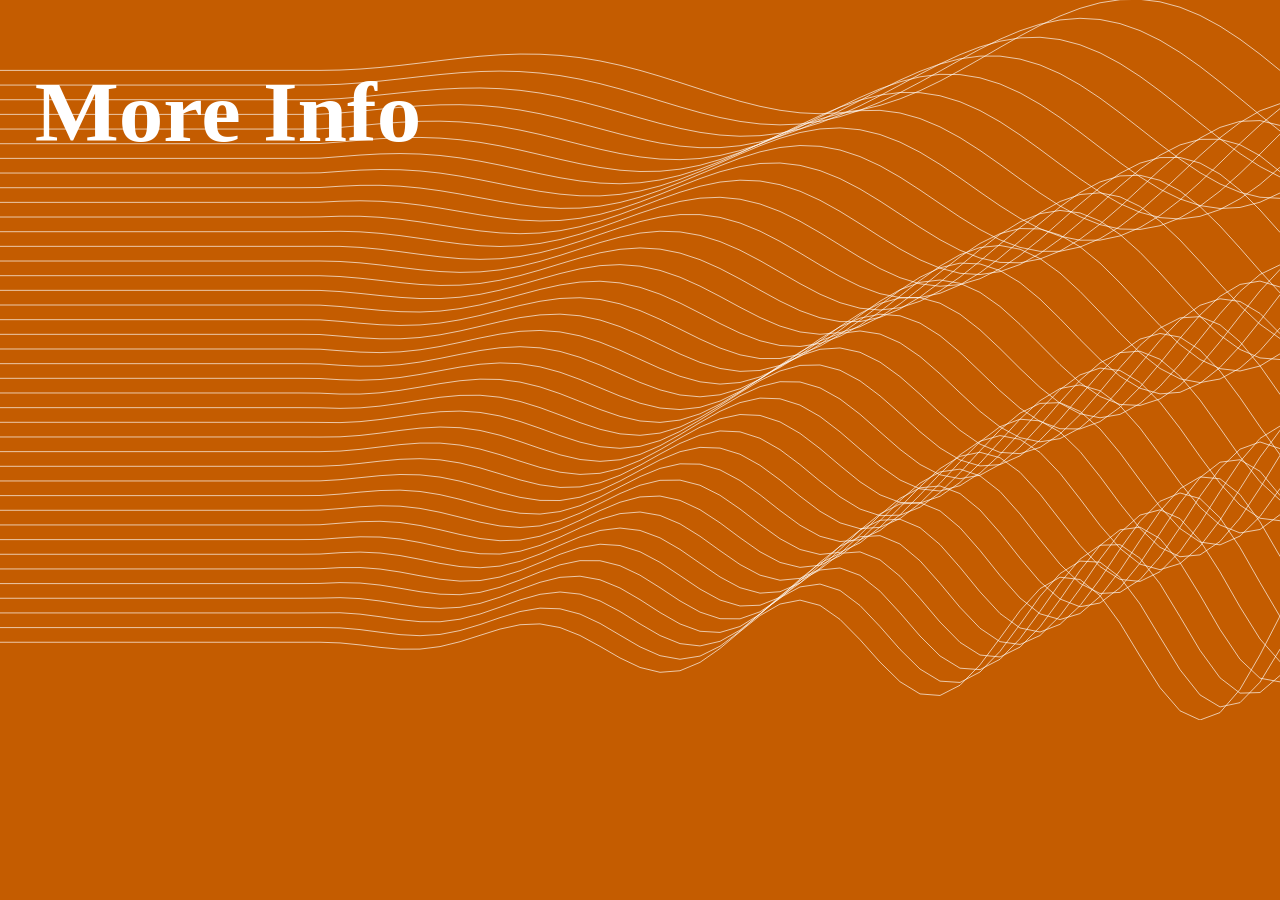
<file: more.html>
<!doctype html>
<html lang="en">
  <head>
    <meta charset="UTF-8" />
    <meta name="viewport" content="width=device-width, initial-scale=1.0" />
    <title>Agora — More Info</title>
    <link rel="icon" type="image/svg+xml" href="logoblue.svg" />
    <link rel="stylesheet" href="styles.css" />
  </head>
  <body class="page-more">
    <main class="stage">
      <section class="design-screen" aria-label="More information">
        <img class="screen-art desktop-art" src="assets/penpot/more-desktop.svg" alt="" aria-hidden="true" />
        <img class="screen-art mobile-art" src="assets/penpot/more-mobile.svg" alt="" aria-hidden="true" />
        <a class="screen-link desktop-link more-home-link" href="agora.html" aria-label="Home"></a>
        <a class="screen-link mobile-link more-mobile-home-link" href="agora.html" aria-label="Home"></a>
      </section>
    </main>
  </body>
</html>
</file>
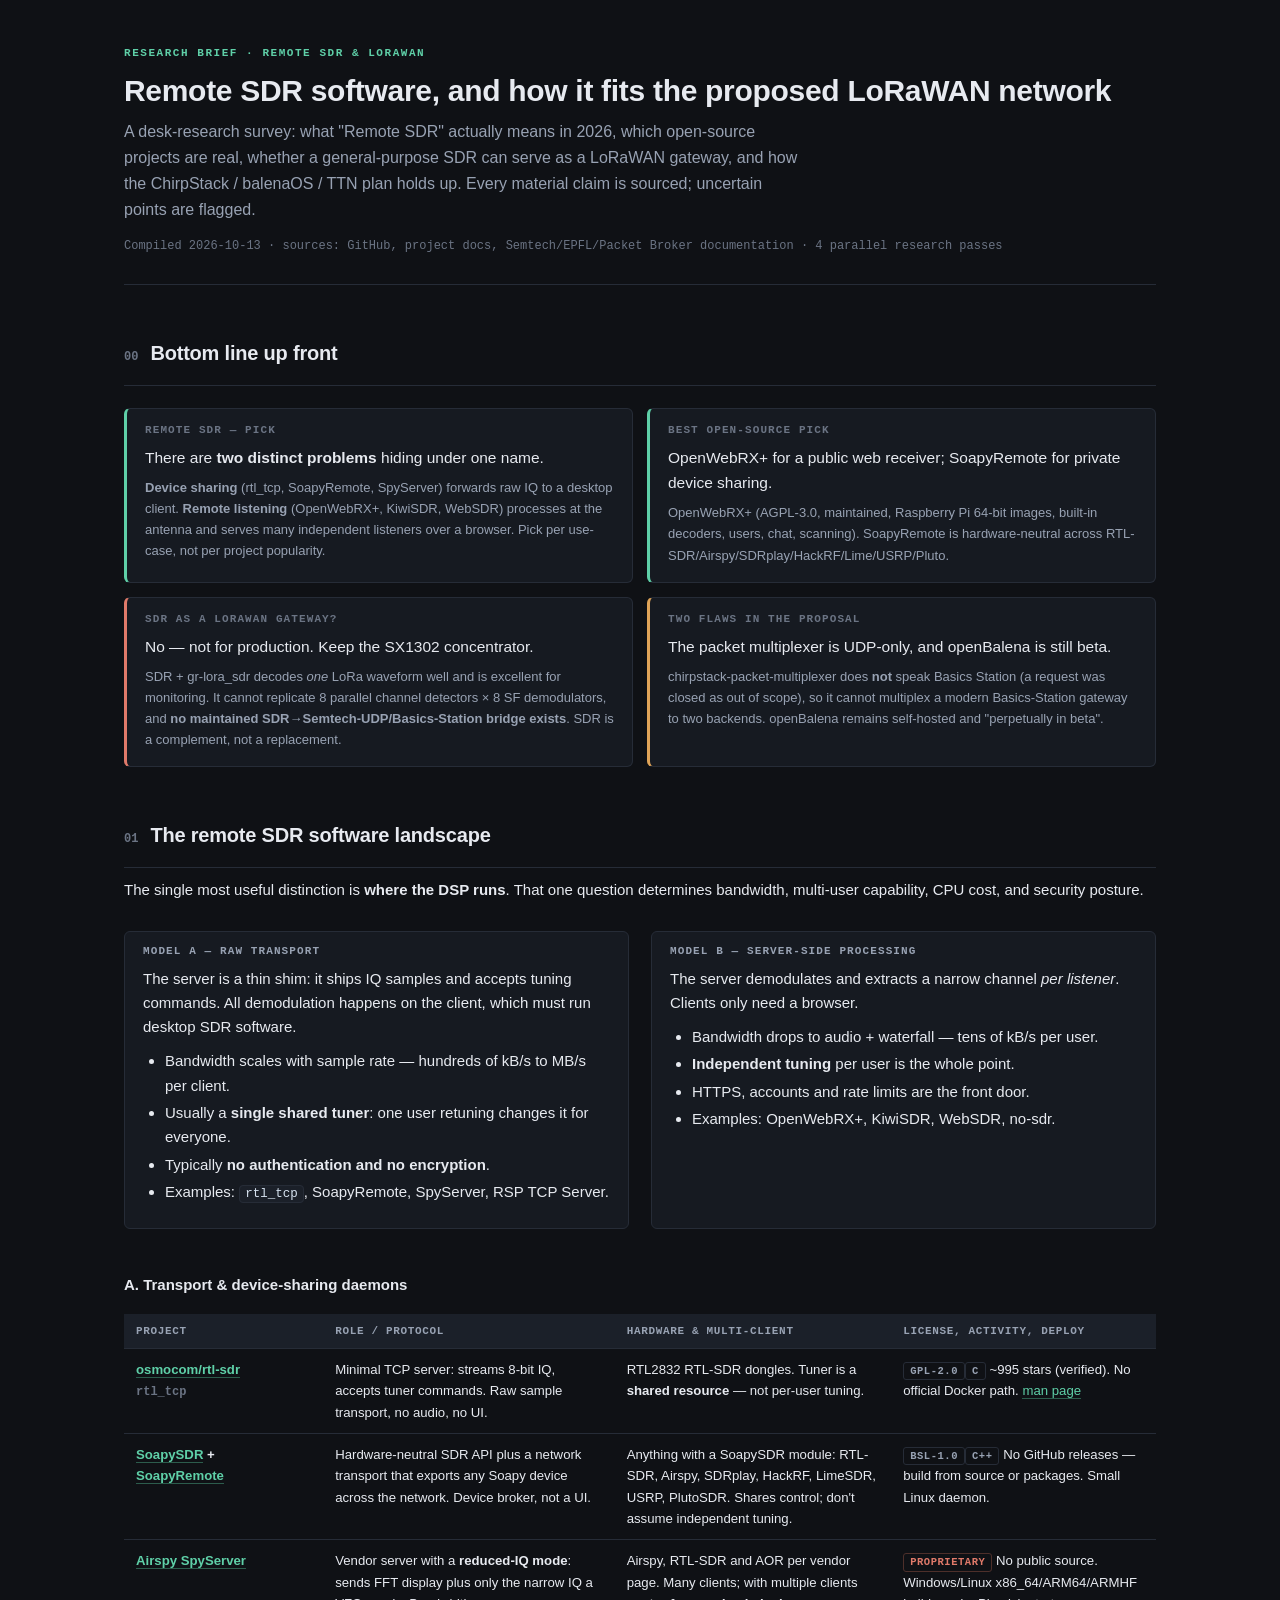
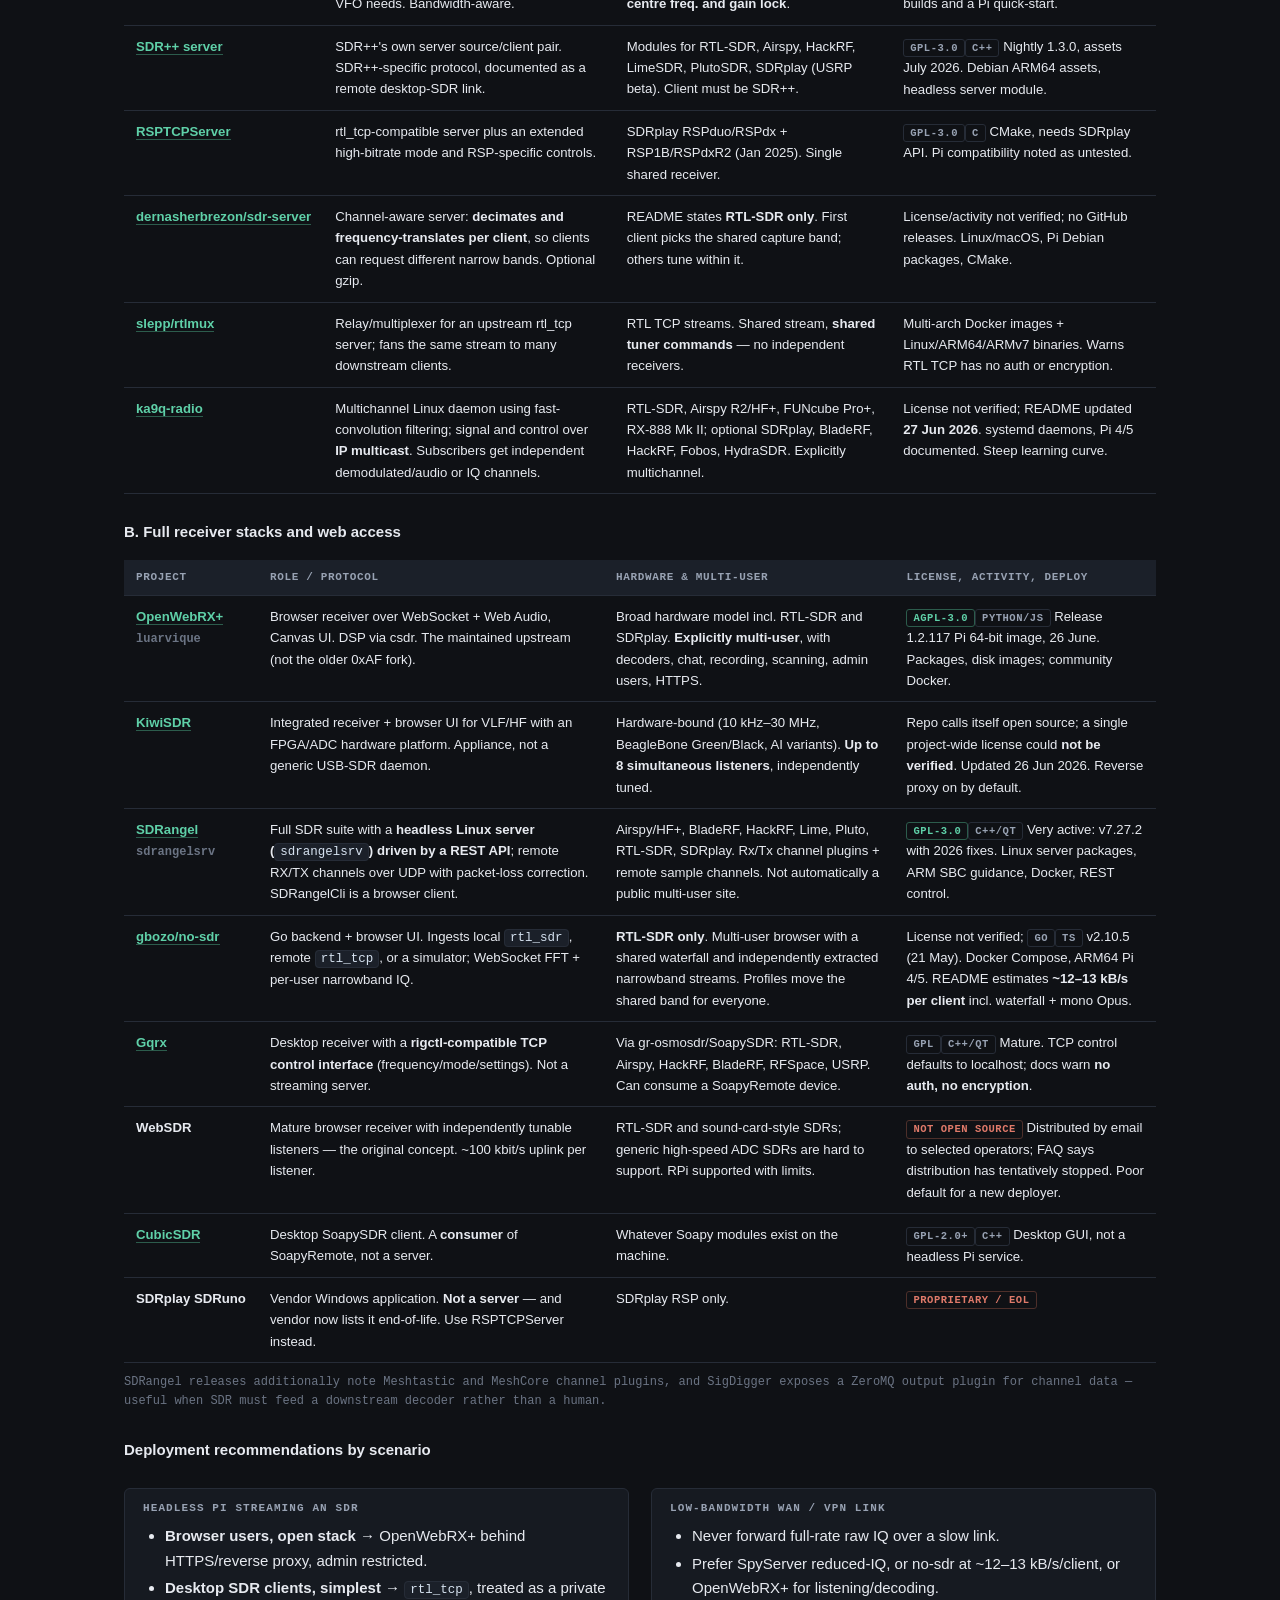
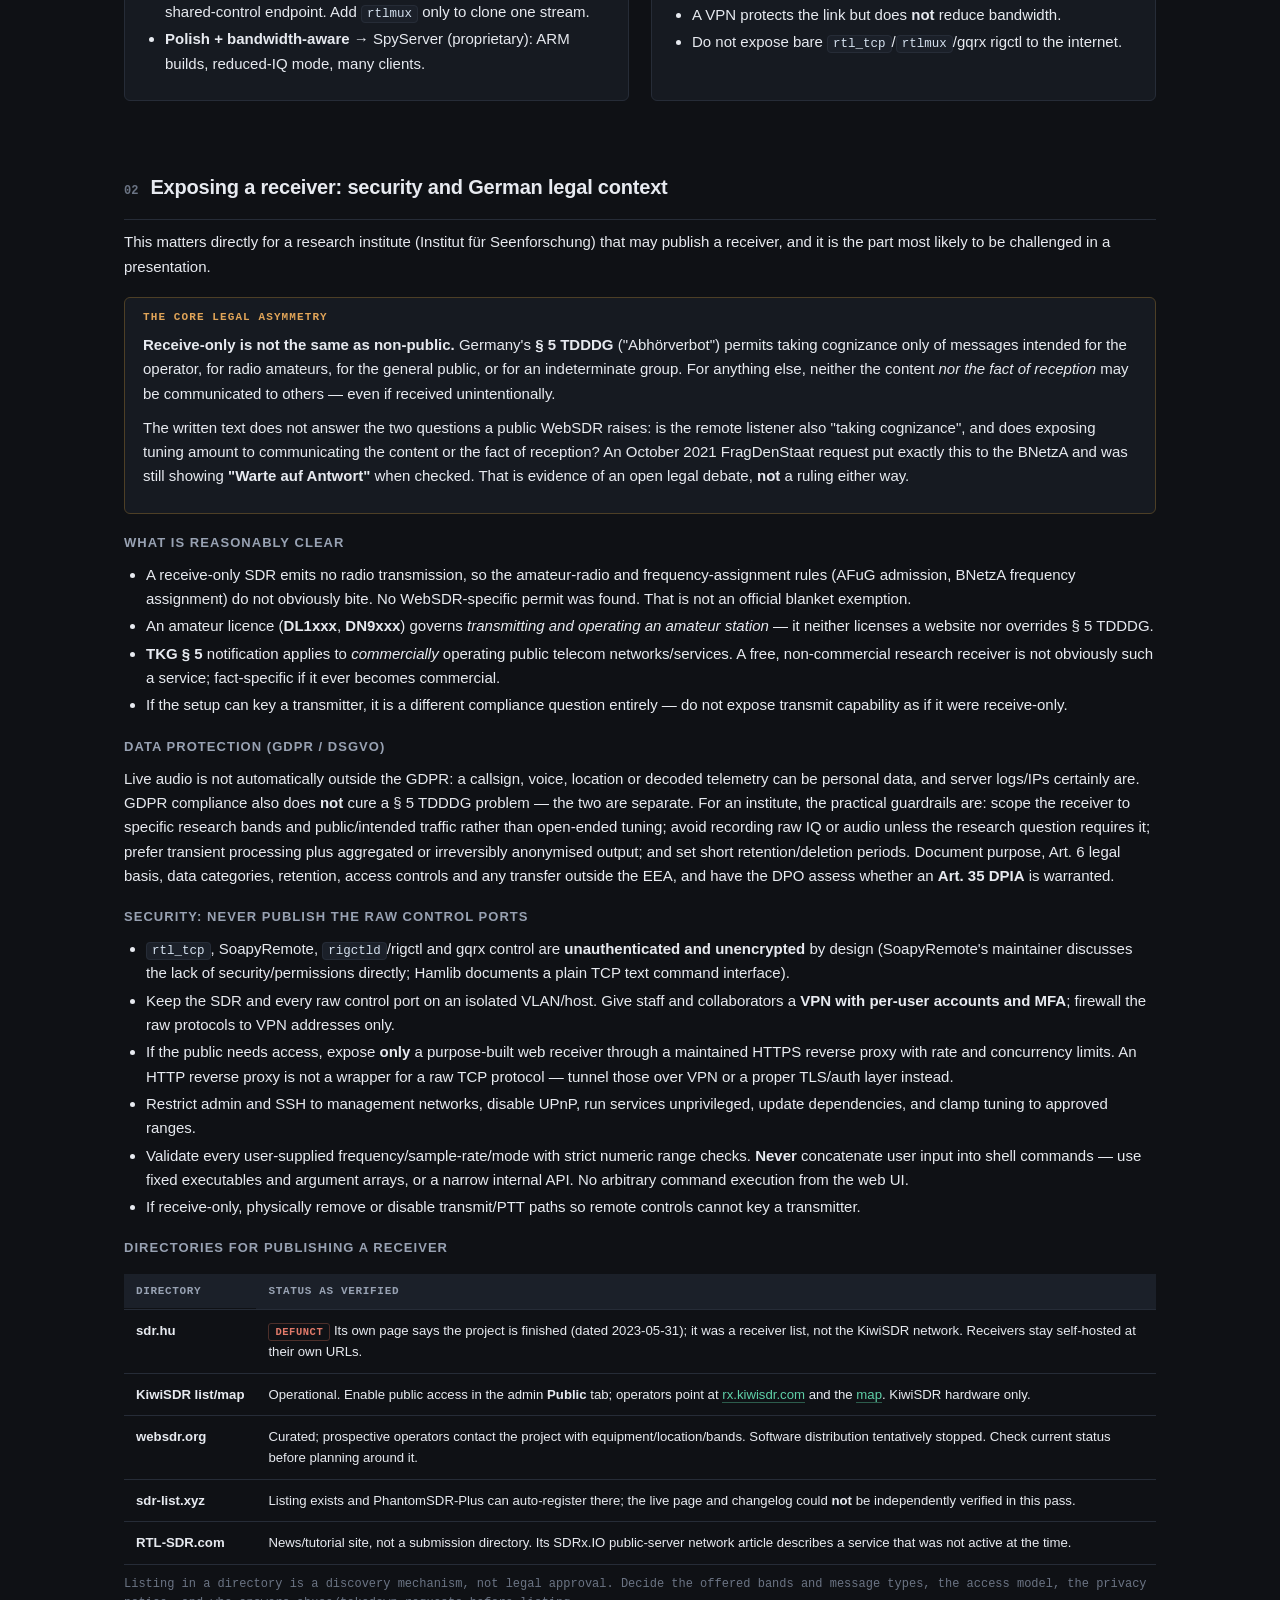
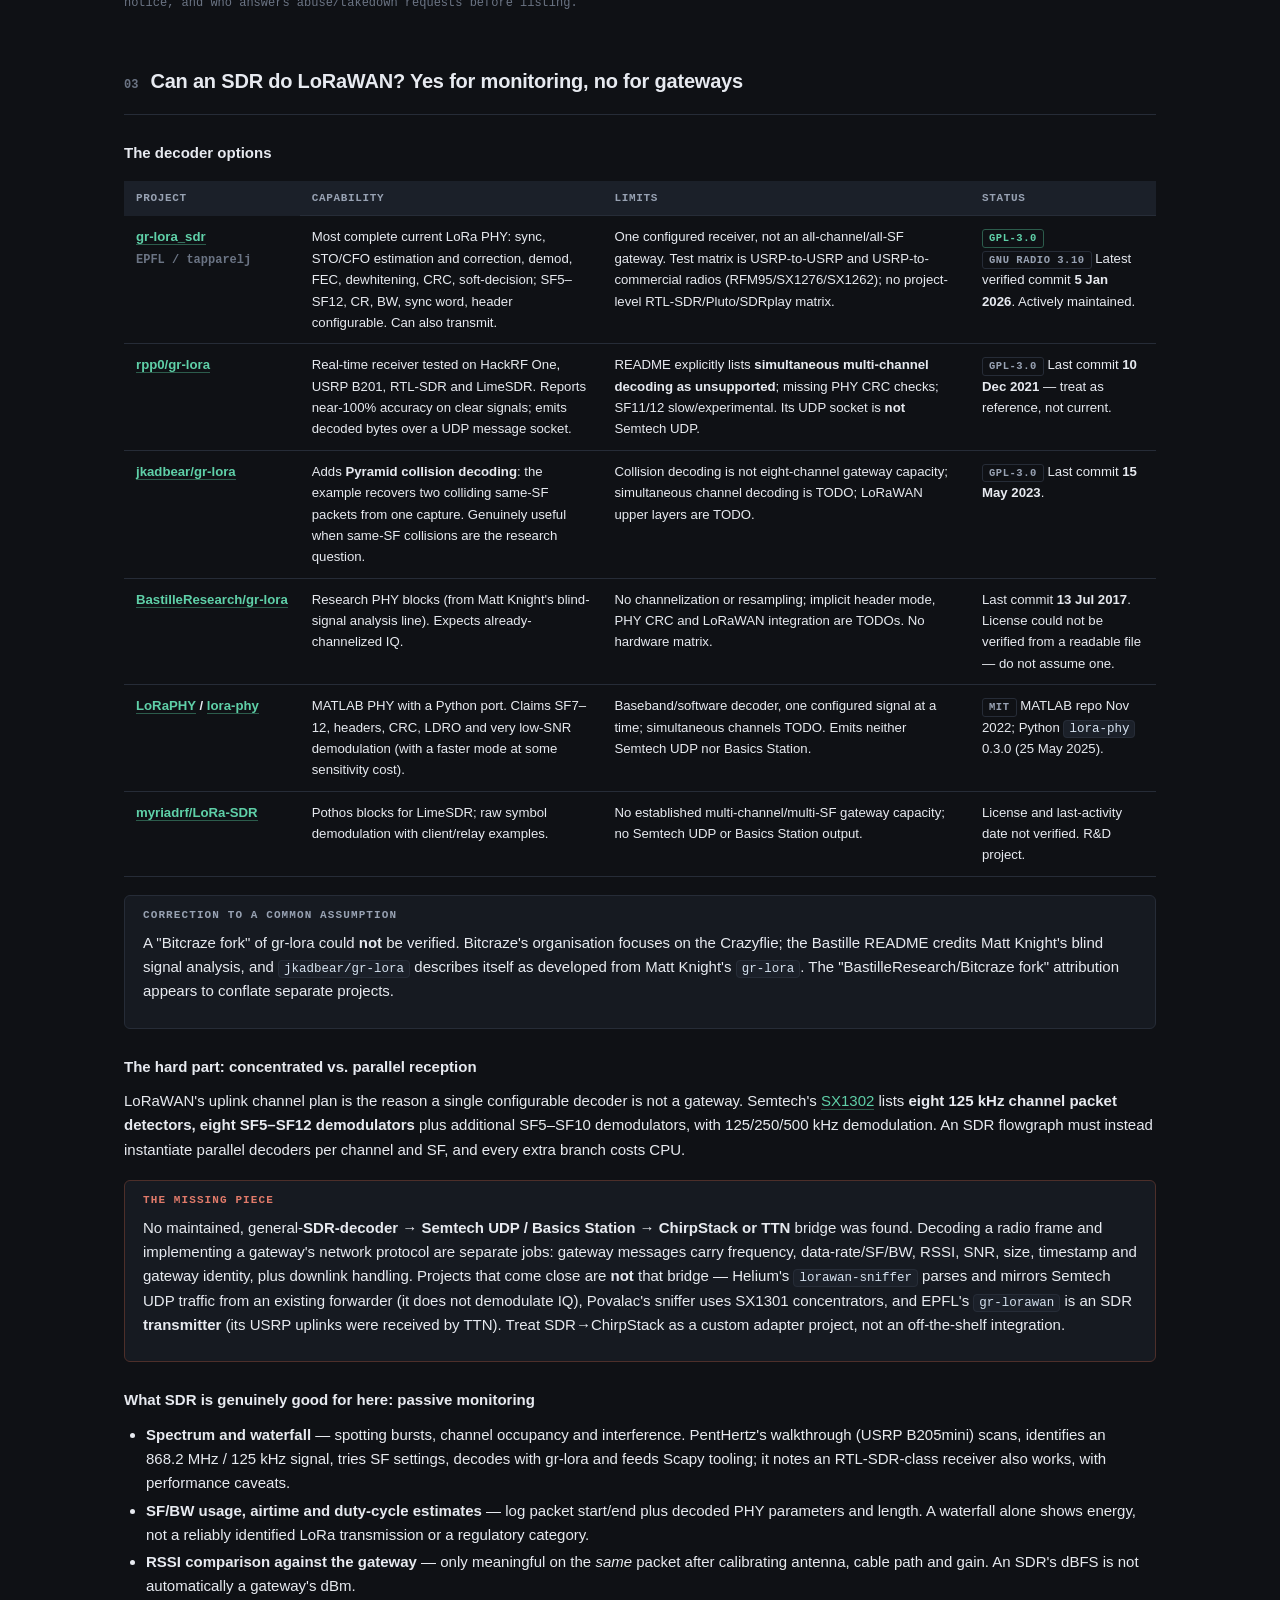
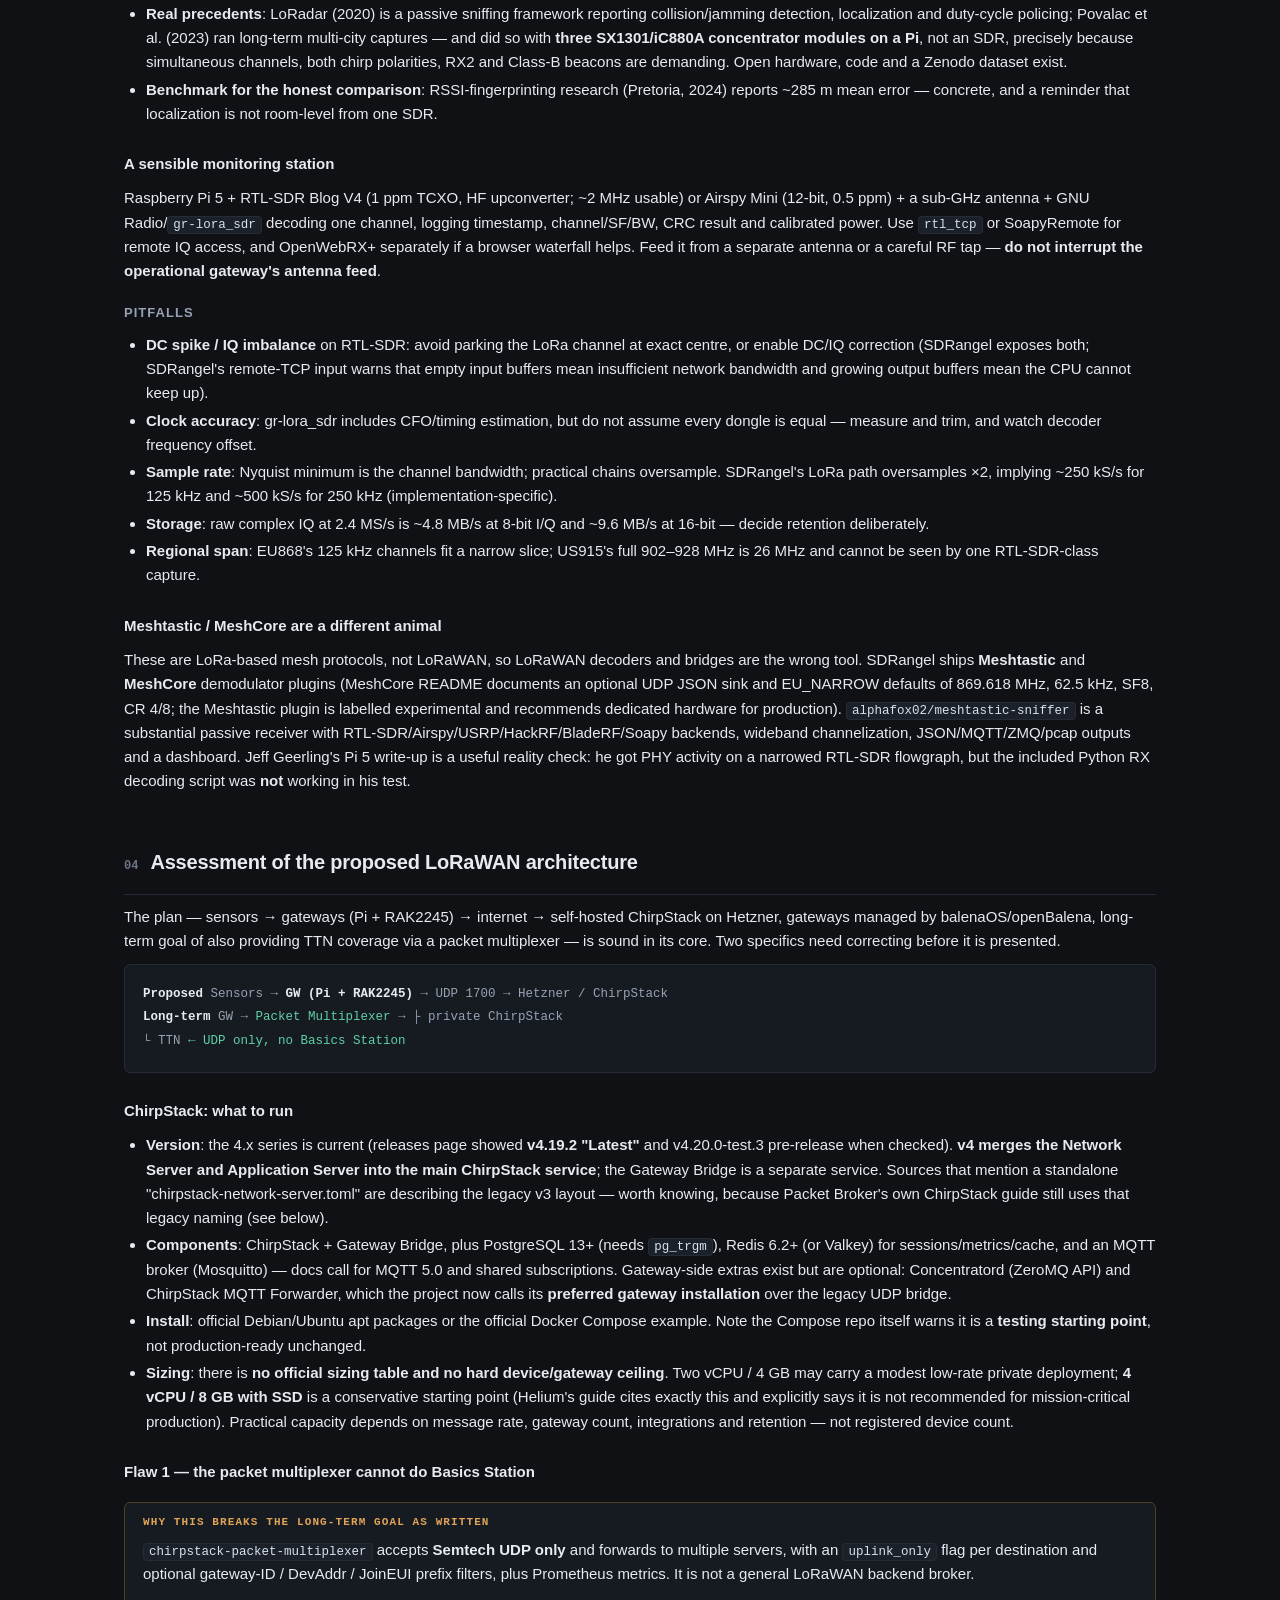
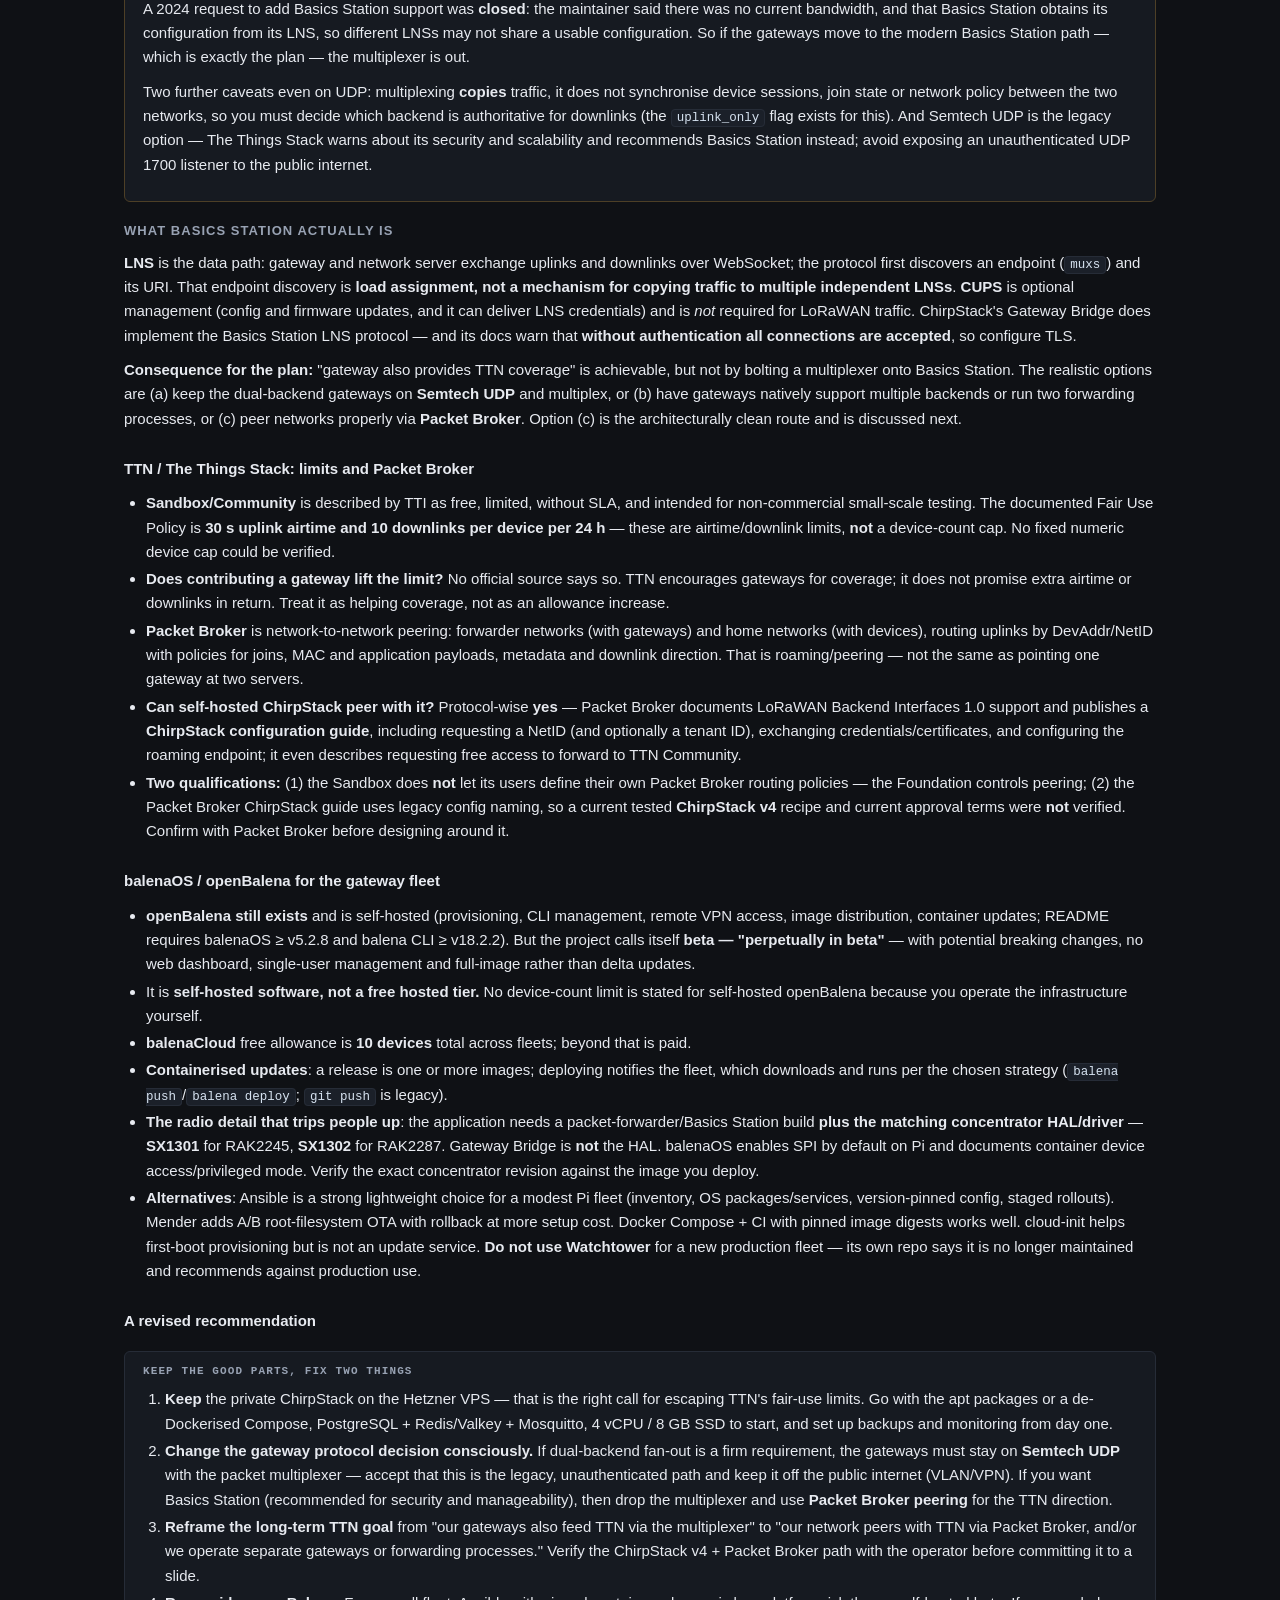
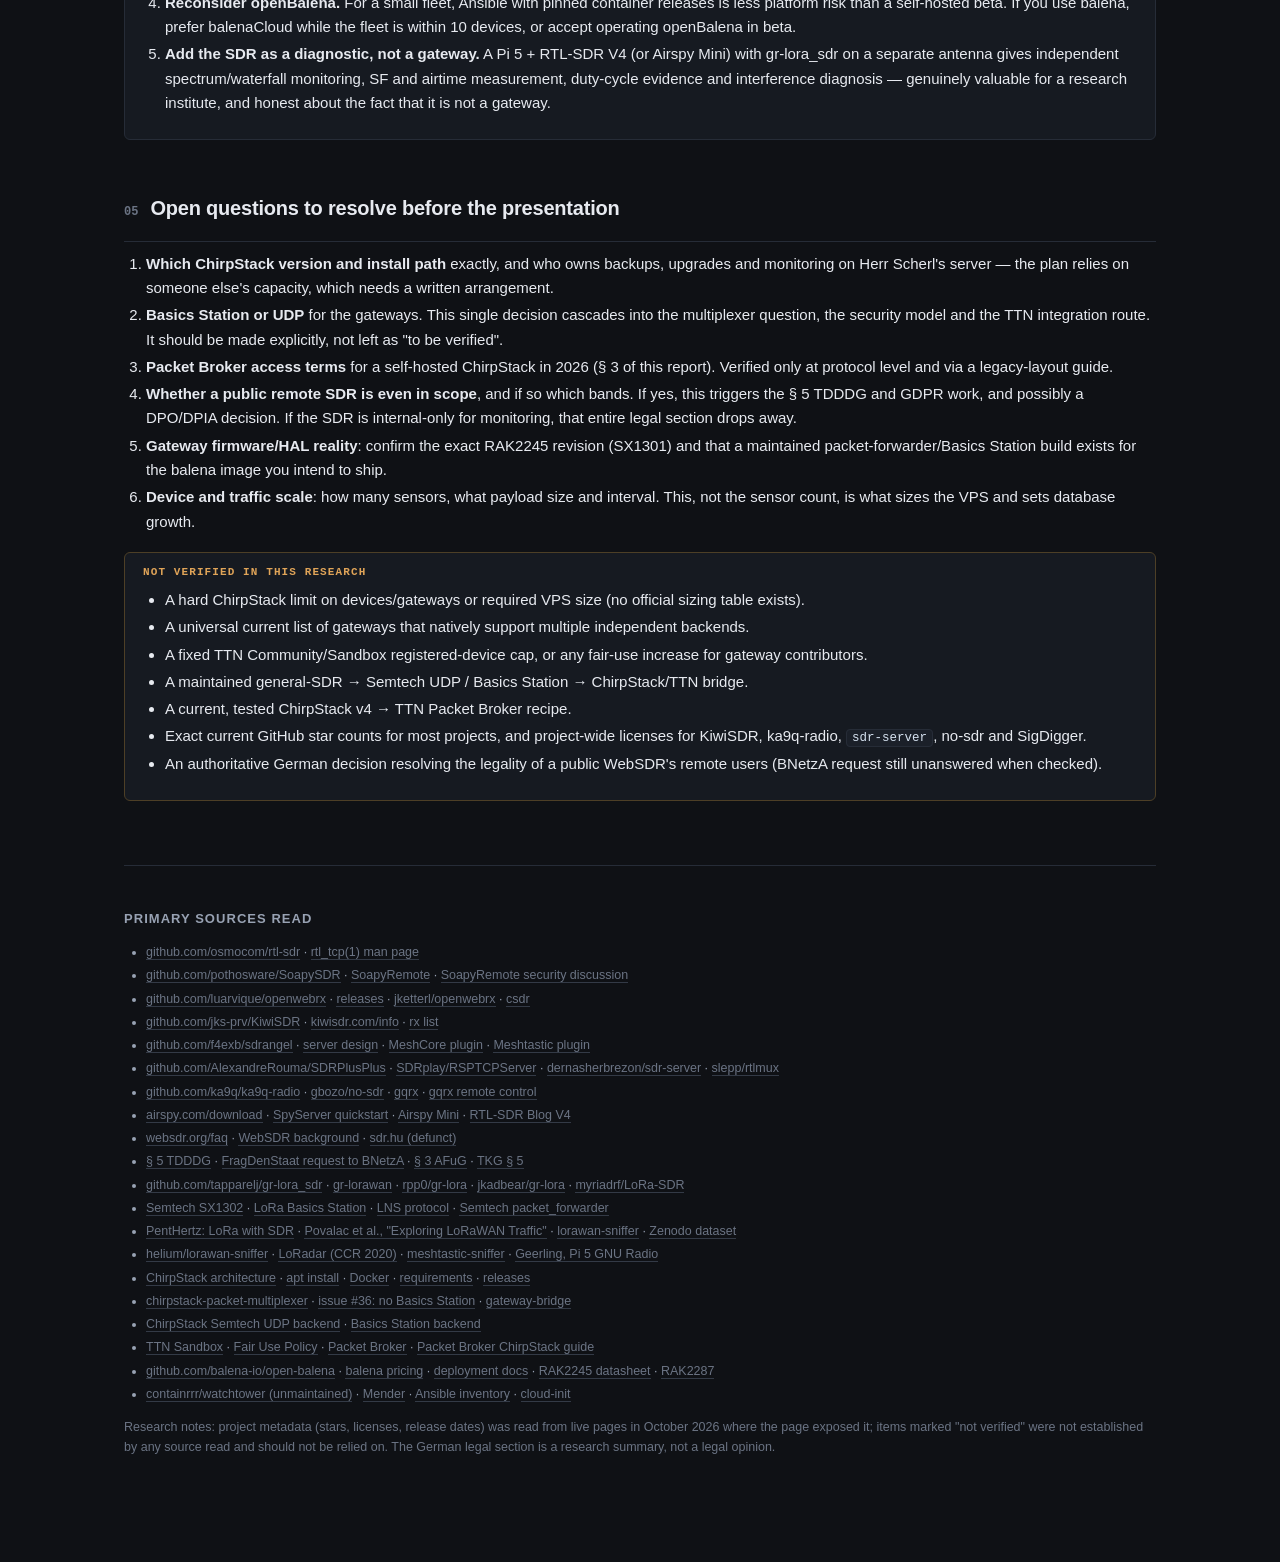
<file: remote-sdr-research.html>
<!DOCTYPE html>
<html lang="en">
<head>
<meta charset="utf-8">
<meta name="viewport" content="width=device-width, initial-scale=1">
<title>Remote SDR software &amp; the LoRaWAN network plan — deep research</title>
<link rel="icon" type="image/svg+xml" href="logoblue.svg">
<style>
  :root {
    --bg: #0f1115;
    --panel: #161a21;
    --panel-2: #1b2029;
    --line: #262c37;
    --fg: #e7eaf0;
    --muted: #98a2b3;
    --dim: #6b7484;
    --accent: #5fd0a8;
    --accent-dim: #2c5c4c;
    --warn: #e0a458;
    --bad: #e07a6a;
    --mono: ui-monospace, SFMono-Regular, "SF Mono", Menlo, Consolas, monospace;
  }
  * { box-sizing: border-box; }
  body {
    margin: 0;
    background: var(--bg);
    color: var(--fg);
    font: 15px/1.62 -apple-system, BlinkMacSystemFont, "Segoe UI", Roboto, Helvetica, Arial, sans-serif;
    -webkit-font-smoothing: antialiased;
  }
  .wrap { max-width: 1080px; margin: 0 auto; padding: 48px 24px 96px; }
  header.top { border-bottom: 1px solid var(--line); padding-bottom: 28px; margin-bottom: 36px; }
  .kicker { font: 600 11px/1 var(--mono); letter-spacing: .14em; text-transform: uppercase; color: var(--accent); }
  h1 { font-size: 30px; line-height: 1.2; margin: 14px 0 10px; letter-spacing: -0.01em; }
  h2 { font-size: 20px; margin: 0 0 6px; letter-spacing: -0.01em; }
  h3 { font-size: 15px; margin: 26px 0 8px; color: var(--fg); }
  h4 { font-size: 13px; margin: 18px 0 6px; color: var(--muted); text-transform: uppercase; letter-spacing: .08em; }
  p { margin: 10px 0; }
  .lede { color: var(--muted); font-size: 16px; max-width: 76ch; }
  .meta { font: 12px/1.6 var(--mono); color: var(--dim); margin-top: 14px; }
  a { color: var(--accent); text-decoration: none; border-bottom: 1px solid var(--accent-dim); }
  a:hover { border-bottom-color: var(--accent); }
  code { font: 12.5px/1.4 var(--mono); background: var(--panel-2); border: 1px solid var(--line); border-radius: 4px; padding: 1px 5px; color: #d6e2f0; }

  section { margin: 52px 0 0; }
  .sec-head { display: flex; align-items: baseline; gap: 12px; border-bottom: 1px solid var(--line); padding-bottom: 10px; }
  .sec-num { font: 600 12px/1 var(--mono); color: var(--dim); }

  .verdicts { display: grid; grid-template-columns: repeat(2, 1fr); gap: 14px; margin-top: 22px; }
  .vcard { background: var(--panel); border: 1px solid var(--line); border-left: 3px solid var(--accent); border-radius: 6px; padding: 16px 18px; }
  .vcard.warn { border-left-color: var(--warn); }
  .vcard.bad { border-left-color: var(--bad); }
  .vcard .vq { font: 600 11px/1 var(--mono); letter-spacing: .1em; text-transform: uppercase; color: var(--dim); }
  .vcard .va { font-size: 15.5px; margin-top: 9px; }
  .vcard .vs { color: var(--muted); font-size: 13px; margin-top: 7px; }

  table { width: 100%; border-collapse: collapse; margin: 16px 0 8px; font-size: 13.2px; }
  th, td { text-align: left; vertical-align: top; padding: 10px 12px; border-bottom: 1px solid var(--line); }
  th { font: 600 11px/1.3 var(--mono); letter-spacing: .06em; text-transform: uppercase; color: var(--muted); background: var(--panel-2); position: sticky; top: 0; }
  tbody tr:hover { background: #191e26; }
  td.name { white-space: nowrap; font-weight: 600; }
  .tag { display: inline-block; font: 600 10.5px/1 var(--mono); letter-spacing: .05em; text-transform: uppercase; padding: 3px 6px; border-radius: 3px; border: 1px solid var(--line); color: var(--muted); }
  .tag.ok { color: var(--accent); border-color: var(--accent-dim); }
  .tag.warn { color: var(--warn); border-color: #4d3f26; }
  .tag.no { color: var(--bad); border-color: #4d2f2a; }
  .src { color: var(--dim); font-size: 12px; font-family: var(--mono); }

  .note { background: var(--panel); border: 1px solid var(--line); border-radius: 6px; padding: 14px 18px; margin: 18px 0; }
  .note.warn { border-color: #4d3f26; }
  .note.bad { border-color: #4d2f2a; }
  .note .nh { font: 600 11px/1 var(--mono); letter-spacing: .1em; text-transform: uppercase; margin-bottom: 8px; color: var(--muted); }
  .note.warn .nh { color: var(--warn); }
  .note.bad .nh { color: var(--bad); }

  ul, ol { margin: 10px 0; padding-left: 22px; }
  li { margin: 6px 0; }
  .tight li { margin: 3px 0; }

  .cols { display: grid; grid-template-columns: 1fr 1fr; gap: 22px; }
  .diagram { background: var(--panel); border: 1px solid var(--line); border-radius: 6px; padding: 18px; font: 12.5px/1.9 var(--mono); color: var(--muted); overflow-x: auto; }
  .diagram b { color: var(--fg); font-weight: 600; }
  .diagram .a { color: var(--accent); }

  footer { margin-top: 64px; padding-top: 24px; border-top: 1px solid var(--line); color: var(--dim); font-size: 12.5px; }
  .srclist { columns: 1; font-size: 12.5px; color: var(--muted); }
  .srclist li { margin: 3px 0; }
  .srclist a { color: var(--dim); border-bottom-color: #333a46; }
  @media (max-width: 760px) {
    .verdicts, .cols { grid-template-columns: 1fr; }
    .wrap { padding: 28px 16px 64px; }
    h1 { font-size: 23px; }
  }
</style>
</head>
<body>
<div class="wrap">

<header class="top">
  <div class="kicker">Research brief &middot; Remote SDR &amp; LoRaWAN</div>
  <h1>Remote SDR software, and how it fits the proposed LoRaWAN network</h1>
  <p class="lede">A desk-research survey: what "Remote SDR" actually means in 2026, which open-source projects are real, whether a general-purpose SDR can serve as a LoRaWAN gateway, and how the ChirpStack / balenaOS / TTN plan holds up. Every material claim is sourced; uncertain points are flagged.</p>
  <div class="meta">Compiled 2026-10-13 &middot; sources: GitHub, project docs, Semtech/EPFL/Packet Broker documentation &middot; 4 parallel research passes</div>
</header>

<!-- ======================= TL;DR ======================= -->
<section>
  <div class="sec-head"><span class="sec-num">00</span><h2>Bottom line up front</h2></div>
  <div class="verdicts">
    <div class="vcard">
      <div class="vq">Remote SDR &mdash; pick</div>
      <div class="va">There are <b>two distinct problems</b> hiding under one name.</div>
      <div class="vs"><b>Device sharing</b> (rtl_tcp, SoapyRemote, SpyServer) forwards raw IQ to a desktop client. <b>Remote listening</b> (OpenWebRX+, KiwiSDR, WebSDR) processes at the antenna and serves many independent listeners over a browser. Pick per use-case, not per project popularity.</div>
    </div>
    <div class="vcard">
      <div class="vq">Best open-source pick</div>
      <div class="va">OpenWebRX+ for a public web receiver; SoapyRemote for private device sharing.</div>
      <div class="vs">OpenWebRX+ (AGPL-3.0, maintained, Raspberry Pi 64-bit images, built-in decoders, users, chat, scanning). SoapyRemote is hardware-neutral across RTL-SDR/Airspy/SDRplay/HackRF/Lime/USRP/Pluto.</div>
    </div>
    <div class="vcard bad">
      <div class="vq">SDR as a LoRaWAN gateway?</div>
      <div class="va">No &mdash; not for production. Keep the SX1302 concentrator.</div>
      <div class="vs">SDR + gr-lora_sdr decodes <i>one</i> LoRa waveform well and is excellent for monitoring. It cannot replicate 8 parallel channel detectors × 8 SF demodulators, and <b>no maintained SDR&rarr;Semtech-UDP/Basics-Station bridge exists</b>. SDR is a complement, not a replacement.</div>
    </div>
    <div class="vcard warn">
      <div class="vq">Two flaws in the proposal</div>
      <div class="va">The packet multiplexer is UDP-only, and openBalena is still beta.</div>
      <div class="vs">chirpstack-packet-multiplexer does <b>not</b> speak Basics Station (a request was closed as out of scope), so it cannot multiplex a modern Basics-Station gateway to two backends. openBalena remains self-hosted and "perpetually in beta".</div>
    </div>
  </div>
</section>

<!-- ======================= 1. LANDSCAPE ======================= -->
<section>
  <div class="sec-head"><span class="sec-num">01</span><h2>The remote SDR software landscape</h2></div>
  <p>The single most useful distinction is <b>where the DSP runs</b>. That one question determines bandwidth, multi-user capability, CPU cost, and security posture.</p>

  <div class="cols">
    <div class="note">
      <div class="nh">Model A &mdash; raw transport</div>
      <p>The server is a thin shim: it ships IQ samples and accepts tuning commands. All demodulation happens on the client, which must run desktop SDR software.</p>
      <ul class="tight">
        <li>Bandwidth scales with sample rate &mdash; hundreds of kB/s to MB/s per client.</li>
        <li>Usually a <b>single shared tuner</b>: one user retuning changes it for everyone.</li>
        <li>Typically <b>no authentication and no encryption</b>.</li>
        <li>Examples: <code>rtl_tcp</code>, SoapyRemote, SpyServer, RSP TCP Server.</li>
      </ul>
    </div>
    <div class="note">
      <div class="nh">Model B &mdash; server-side processing</div>
      <p>The server demodulates and extracts a narrow channel <i>per listener</i>. Clients only need a browser.</p>
      <ul class="tight">
        <li>Bandwidth drops to audio + waterfall &mdash; tens of kB/s per user.</li>
        <li><b>Independent tuning</b> per user is the whole point.</li>
        <li>HTTPS, accounts and rate limits are the front door.</li>
        <li>Examples: OpenWebRX+, KiwiSDR, WebSDR, no-sdr.</li>
      </ul>
    </div>
  </div>

  <h3>A. Transport &amp; device-sharing daemons</h3>
  <table>
    <thead>
      <tr><th>Project</th><th>Role / protocol</th><th>Hardware &amp; multi-client</th><th>License, activity, deploy</th></tr>
    </thead>
    <tbody>
      <tr>
        <td class="name"><a href="https://github.com/osmocom/rtl-sdr">osmocom/rtl-sdr</a><br><span class="src">rtl_tcp</span></td>
        <td>Minimal TCP server: streams 8-bit IQ, accepts tuner commands. Raw sample transport, no audio, no UI.</td>
        <td>RTL2832 RTL-SDR dongles. Tuner is a <b>shared resource</b> &mdash; not per-user tuning.</td>
        <td><span class="tag">GPL-2.0</span><span class="tag">C</span> ~995 stars (verified). No official Docker path. <a href="https://manpages.debian.org/testing/rtl-sdr/rtl_tcp.1.en.html">man page</a></td>
      </tr>
      <tr>
        <td class="name"><a href="https://github.com/pothosware/SoapySDR">SoapySDR</a> +<br><a href="https://github.com/pothosware/SoapyRemote">SoapyRemote</a></td>
        <td>Hardware-neutral SDR API plus a network transport that exports any Soapy device across the network. Device broker, not a UI.</td>
        <td>Anything with a SoapySDR module: RTL-SDR, Airspy, SDRplay, HackRF, LimeSDR, USRP, PlutoSDR. Shares control; don't assume independent tuning.</td>
        <td><span class="tag">BSL-1.0</span><span class="tag">C++</span> No GitHub releases &mdash; build from source or packages. Small Linux daemon.</td>
      </tr>
      <tr>
        <td class="name"><a href="https://airspy.com/download/">Airspy SpyServer</a></td>
        <td>Vendor server with a <b>reduced-IQ mode</b>: sends FFT display plus only the narrow IQ a VFO needs. Bandwidth-aware.</td>
        <td>Airspy, RTL-SDR and AOR per vendor page. Many clients; with multiple clients <b>centre freq. and gain lock</b>.</td>
        <td><span class="tag no">proprietary</span> No public source. Windows/Linux x86_64/ARM64/ARMHF builds and a Pi quick-start.</td>
      </tr>
      <tr>
        <td class="name"><a href="https://github.com/AlexandreRouma/SDRPlusPlus">SDR++ server</a></td>
        <td>SDR++'s own server source/client pair. SDR++-specific protocol, documented as a remote desktop-SDR link.</td>
        <td>Modules for RTL-SDR, Airspy, HackRF, LimeSDR, PlutoSDR, SDRplay (USRP beta). Client must be SDR++.</td>
        <td><span class="tag">GPL-3.0</span><span class="tag">C++</span> Nightly 1.3.0, assets July 2026. Debian ARM64 assets, headless server module.</td>
      </tr>
      <tr>
        <td class="name"><a href="https://github.com/SDRplay/RSPTCPServer">RSPTCPServer</a></td>
        <td>rtl_tcp-compatible server plus an extended high-bitrate mode and RSP-specific controls.</td>
        <td>SDRplay RSPduo/RSPdx + RSP1B/RSPdxR2 (Jan 2025). Single shared receiver.</td>
        <td><span class="tag">GPL-3.0</span><span class="tag">C</span> CMake, needs SDRplay API. Pi compatibility noted as untested.</td>
      </tr>
      <tr>
        <td class="name"><a href="https://github.com/dernasherbrezon/sdr-server">dernasherbrezon/sdr-server</a></td>
        <td>Channel-aware server: <b>decimates and frequency-translates per client</b>, so clients can request different narrow bands. Optional gzip.</td>
        <td>README states <b>RTL-SDR only</b>. First client picks the shared capture band; others tune within it.</td>
        <td>License/activity not verified; no GitHub releases. Linux/macOS, Pi Debian packages, CMake.</td>
      </tr>
      <tr>
        <td class="name"><a href="https://github.com/slepp/rtlmux">slepp/rtlmux</a></td>
        <td>Relay/multiplexer for an upstream rtl_tcp server; fans the same stream to many downstream clients.</td>
        <td>RTL TCP streams. Shared stream, <b>shared tuner commands</b> &mdash; no independent receivers.</td>
        <td>Multi-arch Docker images + Linux/ARM64/ARMv7 binaries. Warns RTL TCP has no auth or encryption.</td>
      </tr>
      <tr>
        <td class="name"><a href="https://github.com/ka9q/ka9q-radio">ka9q-radio</a></td>
        <td>Multichannel Linux daemon using fast-convolution filtering; signal and control over <b>IP multicast</b>. Subscribers get independent demodulated/audio or IQ channels.</td>
        <td>RTL-SDR, Airspy R2/HF+, FUNcube Pro+, RX-888 Mk II; optional SDRplay, BladeRF, HackRF, Fobos, HydraSDR. Explicitly multichannel.</td>
        <td>License not verified; README updated <b>27 Jun 2026</b>. systemd daemons, Pi 4/5 documented. Steep learning curve.</td>
      </tr>
    </tbody>
  </table>

  <h3>B. Full receiver stacks and web access</h3>
  <table>
    <thead>
      <tr><th>Project</th><th>Role / protocol</th><th>Hardware &amp; multi-user</th><th>License, activity, deploy</th></tr>
    </thead>
    <tbody>
      <tr>
        <td class="name"><a href="https://github.com/luarvique/openwebrx">OpenWebRX+</a><br><span class="src">luarvique</span></td>
        <td>Browser receiver over WebSocket + Web Audio, Canvas UI. DSP via csdr. The maintained upstream (not the older 0xAF fork).</td>
        <td>Broad hardware model incl. RTL-SDR and SDRplay. <b>Explicitly multi-user</b>, with decoders, chat, recording, scanning, admin users, HTTPS.</td>
        <td><span class="tag ok">AGPL-3.0</span><span class="tag">Python/JS</span> Release 1.2.117 Pi 64-bit image, 26 June. Packages, disk images; community Docker.</td>
      </tr>
      <tr>
        <td class="name"><a href="https://github.com/jks-prv/KiwiSDR">KiwiSDR</a></td>
        <td>Integrated receiver + browser UI for VLF/HF with an FPGA/ADC hardware platform. Appliance, not a generic USB-SDR daemon.</td>
        <td>Hardware-bound (10 kHz&ndash;30 MHz, BeagleBone Green/Black, AI variants). <b>Up to 8 simultaneous listeners</b>, independently tuned.</td>
        <td>Repo calls itself open source; a single project-wide license could <b>not be verified</b>. Updated 26 Jun 2026. Reverse proxy on by default.</td>
      </tr>
      <tr>
        <td class="name"><a href="https://github.com/f4exb/sdrangel">SDRangel</a><br><span class="src">sdrangelsrv</span></td>
        <td>Full SDR suite with a <b>headless Linux server (<code>sdrangelsrv</code>) driven by a REST API</b>; remote RX/TX channels over UDP with packet-loss correction. SDRangelCli is a browser client.</td>
        <td>Airspy/HF+, BladeRF, HackRF, Lime, Pluto, RTL-SDR, SDRplay. Rx/Tx channel plugins + remote sample channels. Not automatically a public multi-user site.</td>
        <td><span class="tag ok">GPL-3.0</span><span class="tag">C++/Qt</span> Very active: v7.27.2 with 2026 fixes. Linux server packages, ARM SBC guidance, Docker, REST control.</td>
      </tr>
      <tr>
        <td class="name"><a href="https://github.com/gbozo/no-sdr">gbozo/no-sdr</a></td>
        <td>Go backend + browser UI. Ingests local <code>rtl_sdr</code>, remote <code>rtl_tcp</code>, or a simulator; WebSocket FFT + per-user narrowband IQ.</td>
        <td><b>RTL-SDR only</b>. Multi-user browser with a shared waterfall and independently extracted narrowband streams. Profiles move the shared band for everyone.</td>
        <td>License not verified; <span class="tag">Go</span><span class="tag">TS</span> v2.10.5 (21 May). Docker Compose, ARM64 Pi 4/5. README estimates <b>~12&ndash;13 kB/s per client</b> incl. waterfall + mono Opus.</td>
      </tr>
      <tr>
        <td class="name"><a href="https://github.com/gqrx-sdr/gqrx">Gqrx</a></td>
        <td>Desktop receiver with a <b>rigctl-compatible TCP control interface</b> (frequency/mode/settings). Not a streaming server.</td>
        <td>Via gr-osmosdr/SoapySDR: RTL-SDR, Airspy, HackRF, BladeRF, RFSpace, USRP. Can consume a SoapyRemote device.</td>
        <td><span class="tag">GPL</span><span class="tag">C++/Qt</span> Mature. TCP control defaults to localhost; docs warn <b>no auth, no encryption</b>.</td>
      </tr>
      <tr>
        <td class="name">WebSDR</td>
        <td>Mature browser receiver with independently tunable listeners &mdash; the original concept. ~100 kbit/s uplink per listener.</td>
        <td>RTL-SDR and sound-card-style SDRs; generic high-speed ADC SDRs are hard to support. RPi supported with limits.</td>
        <td><span class="tag no">not open source</span> Distributed by email to selected operators; FAQ says distribution has tentatively stopped. Poor default for a new deployer.</td>
      </tr>
      <tr>
        <td class="name"><a href="https://github.com/cjcliffe/CubicSDR">CubicSDR</a></td>
        <td>Desktop SoapySDR client. A <b>consumer</b> of SoapyRemote, not a server.</td>
        <td>Whatever Soapy modules exist on the machine.</td>
        <td><span class="tag">GPL-2.0+</span><span class="tag">C++</span> Desktop GUI, not a headless Pi service.</td>
      </tr>
      <tr>
        <td class="name">SDRplay SDRuno</td>
        <td>Vendor Windows application. <b>Not a server</b> &mdash; and vendor now lists it end-of-life. Use RSPTCPServer instead.</td>
        <td>SDRplay RSP only.</td>
        <td><span class="tag no">proprietary / EOL</span></td>
      </tr>
    </tbody>
  </table>
  <p class="src">SDRangel releases additionally note Meshtastic and MeshCore channel plugins, and SigDigger exposes a ZeroMQ output plugin for channel data &mdash; useful when SDR must feed a downstream decoder rather than a human.</p>

  <h3>Deployment recommendations by scenario</h3>
  <div class="cols">
    <div class="note">
      <div class="nh">Headless Pi streaming an SDR</div>
      <ul class="tight">
        <li><b>Browser users, open stack</b> &rarr; OpenWebRX+ behind HTTPS/reverse proxy, admin restricted.</li>
        <li><b>Desktop SDR clients, simplest</b> &rarr; <code>rtl_tcp</code>, treated as a private shared-control endpoint. Add <code>rtlmux</code> only to clone one stream.</li>
        <li><b>Polish + bandwidth-aware</b> &rarr; SpyServer (proprietary): ARM builds, reduced-IQ mode, many clients.</li>
      </ul>
    </div>
    <div class="note">
      <div class="nh">Low-bandwidth WAN / VPN link</div>
      <ul class="tight">
        <li>Never forward full-rate raw IQ over a slow link.</li>
        <li>Prefer SpyServer reduced-IQ, or no-sdr at ~12&ndash;13 kB/s/client, or OpenWebRX+ for listening/decoding.</li>
        <li>A VPN protects the link but does <b>not</b> reduce bandwidth.</li>
        <li>Do not expose bare <code>rtl_tcp</code>/<code>rtlmux</code>/gqrx rigctl to the internet.</li>
      </ul>
    </div>
  </div>
</section>

<!-- ======================= 2. SECURITY & LEGAL ======================= -->
<section>
  <div class="sec-head"><span class="sec-num">02</span><h2>Exposing a receiver: security and German legal context</h2></div>
  <p>This matters directly for a research institute (Institut f&uuml;r Seenforschung) that may publish a receiver, and it is the part most likely to be challenged in a presentation.</p>

  <div class="note warn">
    <div class="nh">The core legal asymmetry</div>
    <p><b>Receive-only is not the same as non-public.</b> Germany's <b>&sect; 5 TDDDG</b> ("Abh&ouml;rverbot") permits taking cognizance only of messages intended for the operator, for radio amateurs, for the general public, or for an indeterminate group. For anything else, neither the content <i>nor the fact of reception</i> may be communicated to others &mdash; even if received unintentionally.</p>
    <p>The written text does not answer the two questions a public WebSDR raises: is the remote listener also "taking cognizance", and does exposing tuning amount to communicating the content or the fact of reception? An October 2021 FragDenStaat request put exactly this to the BNetzA and was still showing <b>"Warte auf Antwort"</b> when checked. That is evidence of an open legal debate, <b>not</b> a ruling either way.</p>
  </div>

  <h4>What is reasonably clear</h4>
  <ul class="tight">
    <li>A receive-only SDR emits no radio transmission, so the amateur-radio and frequency-assignment rules (AFuG admission, BNetzA frequency assignment) do not obviously bite. No WebSDR-specific permit was found. That is not an official blanket exemption.</li>
    <li>An amateur licence (<b>DL1xxx</b>, <b>DN9xxx</b>) governs <i>transmitting and operating an amateur station</i> &mdash; it neither licenses a website nor overrides &sect; 5 TDDDG.</li>
    <li><b>TKG &sect; 5</b> notification applies to <i>commercially</i> operating public telecom networks/services. A free, non-commercial research receiver is not obviously such a service; fact-specific if it ever becomes commercial.</li>
    <li>If the setup can key a transmitter, it is a different compliance question entirely &mdash; do not expose transmit capability as if it were receive-only.</li>
  </ul>

  <h4>Data protection (GDPR / DSGVO)</h4>
  <p>Live audio is not automatically outside the GDPR: a callsign, voice, location or decoded telemetry can be personal data, and server logs/IPs certainly are. GDPR compliance also does <b>not</b> cure a &sect; 5 TDDDG problem &mdash; the two are separate. For an institute, the practical guardrails are: scope the receiver to specific research bands and public/intended traffic rather than open-ended tuning; avoid recording raw IQ or audio unless the research question requires it; prefer transient processing plus aggregated or irreversibly anonymised output; and set short retention/deletion periods. Document purpose, Art. 6 legal basis, data categories, retention, access controls and any transfer outside the EEA, and have the DPO assess whether an <b>Art. 35 DPIA</b> is warranted.</p>

  <h4>Security: never publish the raw control ports</h4>
  <ul class="tight">
    <li><code>rtl_tcp</code>, SoapyRemote, <code>rigctld</code>/rigctl and gqrx control are <b>unauthenticated and unencrypted</b> by design (SoapyRemote's maintainer discusses the lack of security/permissions directly; Hamlib documents a plain TCP text command interface).</li>
    <li>Keep the SDR and every raw control port on an isolated VLAN/host. Give staff and collaborators a <b>VPN with per-user accounts and MFA</b>; firewall the raw protocols to VPN addresses only.</li>
    <li>If the public needs access, expose <b>only</b> a purpose-built web receiver through a maintained HTTPS reverse proxy with rate and concurrency limits. An HTTP reverse proxy is not a wrapper for a raw TCP protocol &mdash; tunnel those over VPN or a proper TLS/auth layer instead.</li>
    <li>Restrict admin and SSH to management networks, disable UPnP, run services unprivileged, update dependencies, and clamp tuning to approved ranges.</li>
    <li>Validate every user-supplied frequency/sample-rate/mode with strict numeric range checks. <b>Never</b> concatenate user input into shell commands &mdash; use fixed executables and argument arrays, or a narrow internal API. No arbitrary command execution from the web UI.</li>
    <li>If receive-only, physically remove or disable transmit/PTT paths so remote controls cannot key a transmitter.</li>
  </ul>

  <h4>Directories for publishing a receiver</h4>
  <table>
    <thead><tr><th>Directory</th><th>Status as verified</th></tr></thead>
    <tbody>
      <tr><td class="name">sdr.hu</td><td><span class="tag no">defunct</span> Its own page says the project is finished (dated 2023-05-31); it was a receiver list, not the KiwiSDR network. Receivers stay self-hosted at their own URLs.</td></tr>
      <tr><td class="name">KiwiSDR list/map</td><td>Operational. Enable public access in the admin <b>Public</b> tab; operators point at <a href="http://rx.kiwisdr.com/">rx.kiwisdr.com</a> and the <a href="http://map.kiwisdr.com/">map</a>. KiwiSDR hardware only.</td></tr>
      <tr><td class="name">websdr.org</td><td>Curated; prospective operators contact the project with equipment/location/bands. Software distribution tentatively stopped. Check current status before planning around it.</td></tr>
      <tr><td class="name">sdr-list.xyz</td><td>Listing exists and PhantomSDR-Plus can auto-register there; the live page and changelog could <b>not</b> be independently verified in this pass.</td></tr>
      <tr><td class="name">RTL-SDR.com</td><td>News/tutorial site, not a submission directory. Its SDRx.IO public-server network article describes a service that was not active at the time.</td></tr>
    </tbody>
  </table>
  <p class="src">Listing in a directory is a discovery mechanism, not legal approval. Decide the offered bands and message types, the access model, the privacy notice, and who answers abuse/takedown requests before listing.</p>
</section>

<!-- ======================= 3. SDR + LORA ======================= -->
<section>
  <div class="sec-head"><span class="sec-num">03</span><h2>Can an SDR do LoRaWAN? Yes for monitoring, no for gateways</h2></div>

  <h3>The decoder options</h3>
  <table>
    <thead><tr><th>Project</th><th>Capability</th><th>Limits</th><th>Status</th></tr></thead>
    <tbody>
      <tr>
        <td class="name"><a href="https://github.com/tapparelj/gr-lora_sdr">gr-lora_sdr</a><br><span class="src">EPFL / tapparelj</span></td>
        <td>Most complete current LoRa PHY: sync, STO/CFO estimation and correction, demod, FEC, dewhitening, CRC, soft-decision; SF5&ndash;SF12, CR, BW, sync word, header configurable. Can also transmit.</td>
        <td>One configured receiver, not an all-channel/all-SF gateway. Test matrix is USRP-to-USRP and USRP-to-commercial radios (RFM95/SX1276/SX1262); no project-level RTL-SDR/Pluto/SDRplay matrix.</td>
        <td><span class="tag ok">GPL-3.0</span><span class="tag">GNU Radio 3.10</span> Latest verified commit <b>5 Jan 2026</b>. Actively maintained.</td>
      </tr>
      <tr>
        <td class="name"><a href="https://github.com/rpp0/gr-lora">rpp0/gr-lora</a></td>
        <td>Real-time receiver tested on HackRF One, USRP B201, RTL-SDR and LimeSDR. Reports near-100% accuracy on clear signals; emits decoded bytes over a UDP message socket.</td>
        <td>README explicitly lists <b>simultaneous multi-channel decoding as unsupported</b>; missing PHY CRC checks; SF11/12 slow/experimental. Its UDP socket is <b>not</b> Semtech UDP.</td>
        <td><span class="tag">GPL-3.0</span> Last commit <b>10 Dec 2021</b> &mdash; treat as reference, not current.</td>
      </tr>
      <tr>
        <td class="name"><a href="https://github.com/jkadbear/gr-lora">jkadbear/gr-lora</a></td>
        <td>Adds <b>Pyramid collision decoding</b>: the example recovers two colliding same-SF packets from one capture. Genuinely useful when same-SF collisions are the research question.</td>
        <td>Collision decoding is not eight-channel gateway capacity; simultaneous channel decoding is TODO; LoRaWAN upper layers are TODO.</td>
        <td><span class="tag">GPL-3.0</span> Last commit <b>15 May 2023</b>.</td>
      </tr>
      <tr>
        <td class="name"><a href="https://github.com/BastilleResearch/gr-lora">BastilleResearch/gr-lora</a></td>
        <td>Research PHY blocks (from Matt Knight's blind-signal analysis line). Expects already-channelized IQ.</td>
        <td>No channelization or resampling; implicit header mode, PHY CRC and LoRaWAN integration are TODOs. No hardware matrix.</td>
        <td>Last commit <b>13 Jul 2017</b>. License could not be verified from a readable file &mdash; do not assume one.</td>
      </tr>
      <tr>
        <td class="name"><a href="https://github.com/jkadbear/LoRaPHY">LoRaPHY</a> / <a href="https://pypi.org/project/lora-phy/">lora-phy</a></td>
        <td>MATLAB PHY with a Python port. Claims SF7&ndash;12, headers, CRC, LDRO and very low-SNR demodulation (with a faster mode at some sensitivity cost).</td>
        <td>Baseband/software decoder, one configured signal at a time; simultaneous channels TODO. Emits neither Semtech UDP nor Basics Station.</td>
        <td><span class="tag">MIT</span> MATLAB repo Nov 2022; Python <code>lora-phy</code> 0.3.0 (25 May 2025).</td>
      </tr>
      <tr>
        <td class="name"><a href="https://github.com/myriadrf/LoRa-SDR">myriadrf/LoRa-SDR</a></td>
        <td>Pothos blocks for LimeSDR; raw symbol demodulation with client/relay examples.</td>
        <td>No established multi-channel/multi-SF gateway capacity; no Semtech UDP or Basics Station output.</td>
        <td>License and last-activity date not verified. R&amp;D project.</td>
      </tr>
    </tbody>
  </table>
  <div class="note">
    <div class="nh">Correction to a common assumption</div>
    <p>A "Bitcraze fork" of gr-lora could <b>not</b> be verified. Bitcraze's organisation focuses on the Crazyflie; the Bastille README credits Matt Knight's blind signal analysis, and <code>jkadbear/gr-lora</code> describes itself as developed from Matt Knight's <code>gr-lora</code>. The "BastilleResearch/Bitcraze fork" attribution appears to conflate separate projects.</p>
  </div>

  <h3>The hard part: concentrated vs. parallel reception</h3>
  <p>LoRaWAN's uplink channel plan is the reason a single configurable decoder is not a gateway. Semtech's <a href="https://www.semtech.com/products/wireless-rf/lora-core/sx1302">SX1302</a> lists <b>eight 125&nbsp;kHz channel packet detectors, eight SF5&ndash;SF12 demodulators</b> plus additional SF5&ndash;SF10 demodulators, with 125/250/500&nbsp;kHz demodulation. An SDR flowgraph must instead instantiate parallel decoders per channel and SF, and every extra branch costs CPU.</p>

  <div class="note bad">
    <div class="nh">The missing piece</div>
    <p>No maintained, general-<b>SDR-decoder &rarr; Semtech UDP / Basics Station &rarr; ChirpStack or TTN</b> bridge was found. Decoding a radio frame and implementing a gateway's network protocol are separate jobs: gateway messages carry frequency, data-rate/SF/BW, RSSI, SNR, size, timestamp and gateway identity, plus downlink handling. Projects that come close are <b>not</b> that bridge &mdash; Helium's <code>lorawan-sniffer</code> parses and mirrors Semtech UDP traffic from an existing forwarder (it does not demodulate IQ), Povalac's sniffer uses SX1301 concentrators, and EPFL's <code>gr-lorawan</code> is an SDR <b>transmitter</b> (its USRP uplinks were received by TTN). Treat SDR&rarr;ChirpStack as a custom adapter project, not an off-the-shelf integration.</p>
  </div>

  <h3>What SDR is genuinely good for here: passive monitoring</h3>
  <ul class="tight">
    <li><b>Spectrum and waterfall</b> &mdash; spotting bursts, channel occupancy and interference. PentHertz's walkthrough (USRP B205mini) scans, identifies an 868.2&nbsp;MHz / 125&nbsp;kHz signal, tries SF settings, decodes with gr-lora and feeds Scapy tooling; it notes an RTL-SDR-class receiver also works, with performance caveats.</li>
    <li><b>SF/BW usage, airtime and duty-cycle estimates</b> &mdash; log packet start/end plus decoded PHY parameters and length. A waterfall alone shows energy, not a reliably identified LoRa transmission or a regulatory category.</li>
    <li><b>RSSI comparison against the gateway</b> &mdash; only meaningful on the <i>same</i> packet after calibrating antenna, cable path and gain. An SDR's dBFS is not automatically a gateway's dBm.</li>
    <li><b>Real precedents</b>: LoRadar (2020) is a passive sniffing framework reporting collision/jamming detection, localization and duty-cycle policing; Povalac et al. (2023) ran long-term multi-city captures &mdash; and did so with <b>three SX1301/iC880A concentrator modules on a Pi</b>, not an SDR, precisely because simultaneous channels, both chirp polarities, RX2 and Class-B beacons are demanding. Open hardware, code and a Zenodo dataset exist.</li>
    <li><b>Benchmark for the honest comparison</b>: RSSI-fingerprinting research (Pretoria, 2024) reports ~285&nbsp;m mean error &mdash; concrete, and a reminder that localization is not room-level from one SDR.</li>
  </ul>

  <h3>A sensible monitoring station</h3>
  <p>Raspberry Pi 5 + RTL-SDR Blog V4 (1&nbsp;ppm TCXO, HF upconverter; ~2&nbsp;MHz usable) or Airspy Mini (12-bit, 0.5&nbsp;ppm) + a sub-GHz antenna + GNU Radio/<code>gr-lora_sdr</code> decoding one channel, logging timestamp, channel/SF/BW, CRC result and calibrated power. Use <code>rtl_tcp</code> or SoapyRemote for remote IQ access, and OpenWebRX+ separately if a browser waterfall helps. Feed it from a separate antenna or a careful RF tap &mdash; <b>do not interrupt the operational gateway's antenna feed</b>.</p>
  <h4>Pitfalls</h4>
  <ul class="tight">
    <li><b>DC spike / IQ imbalance</b> on RTL-SDR: avoid parking the LoRa channel at exact centre, or enable DC/IQ correction (SDRangel exposes both; SDRangel's remote-TCP input warns that empty input buffers mean insufficient network bandwidth and growing output buffers mean the CPU cannot keep up).</li>
    <li><b>Clock accuracy</b>: gr-lora_sdr includes CFO/timing estimation, but do not assume every dongle is equal &mdash; measure and trim, and watch decoder frequency offset.</li>
    <li><b>Sample rate</b>: Nyquist minimum is the channel bandwidth; practical chains oversample. SDRangel's LoRa path oversamples &times;2, implying ~250&nbsp;kS/s for 125&nbsp;kHz and ~500&nbsp;kS/s for 250&nbsp;kHz (implementation-specific).</li>
    <li><b>Storage</b>: raw complex IQ at 2.4&nbsp;MS/s is ~4.8&nbsp;MB/s at 8-bit I/Q and ~9.6&nbsp;MB/s at 16-bit &mdash; decide retention deliberately.</li>
    <li><b>Regional span</b>: EU868's 125&nbsp;kHz channels fit a narrow slice; US915's full 902&ndash;928&nbsp;MHz is 26&nbsp;MHz and cannot be seen by one RTL-SDR-class capture.</li>
  </ul>

  <h3>Meshtastic / MeshCore are a different animal</h3>
  <p>These are LoRa-based mesh protocols, not LoRaWAN, so LoRaWAN decoders and bridges are the wrong tool. SDRangel ships <b>Meshtastic</b> and <b>MeshCore</b> demodulator plugins (MeshCore README documents an optional UDP JSON sink and EU_NARROW defaults of 869.618&nbsp;MHz, 62.5&nbsp;kHz, SF8, CR 4/8; the Meshtastic plugin is labelled experimental and recommends dedicated hardware for production). <code>alphafox02/meshtastic-sniffer</code> is a substantial passive receiver with RTL-SDR/Airspy/USRP/HackRF/BladeRF/Soapy backends, wideband channelization, JSON/MQTT/ZMQ/pcap outputs and a dashboard. Jeff Geerling's Pi 5 write-up is a useful reality check: he got PHY activity on a narrowed RTL-SDR flowgraph, but the included Python RX decoding script was <b>not</b> working in his test.</p>
</section>

<!-- ======================= 4. THE PROPOSAL ======================= -->
<section>
  <div class="sec-head"><span class="sec-num">04</span><h2>Assessment of the proposed LoRaWAN architecture</h2></div>
  <p>The plan &mdash; sensors &rarr; gateways (Pi + RAK2245) &rarr; internet &rarr; self-hosted ChirpStack on Hetzner, gateways managed by balenaOS/openBalena, long-term goal of also providing TTN coverage via a packet multiplexer &mdash; is sound in its core. Two specifics need correcting before it is presented.</p>

  <div class="diagram">
<b>Proposed</b>   Sensors &rarr; <b>GW (Pi + RAK2245)</b> &rarr; UDP 1700 &rarr; Hetzner / ChirpStack<br>
<b>Long-term</b> GW &rarr; <span class="a">Packet Multiplexer</span> &rarr; &#9500; private ChirpStack<br>
                                &#9492; TTN   <span class="a">&#8592; UDP only, no Basics Station</span>
  </div>

  <h3>ChirpStack: what to run</h3>
  <ul class="tight">
    <li><b>Version</b>: the 4.x series is current (releases page showed <b>v4.19.2 "Latest"</b> and v4.20.0-test.3 pre-release when checked). <b>v4 merges the Network Server and Application Server into the main ChirpStack service</b>; the Gateway Bridge is a separate service. Sources that mention a standalone "chirpstack-network-server.toml" are describing the legacy v3 layout &mdash; worth knowing, because Packet Broker's own ChirpStack guide still uses that legacy naming (see below).</li>
    <li><b>Components</b>: ChirpStack + Gateway Bridge, plus PostgreSQL 13+ (needs <code>pg_trgm</code>), Redis 6.2+ (or Valkey) for sessions/metrics/cache, and an MQTT broker (Mosquitto) &mdash; docs call for MQTT 5.0 and shared subscriptions. Gateway-side extras exist but are optional: Concentratord (ZeroMQ API) and ChirpStack MQTT Forwarder, which the project now calls its <b>preferred gateway installation</b> over the legacy UDP bridge.</li>
    <li><b>Install</b>: official Debian/Ubuntu apt packages or the official Docker Compose example. Note the Compose repo itself warns it is a <b>testing starting point</b>, not production-ready unchanged.</li>
    <li><b>Sizing</b>: there is <b>no official sizing table and no hard device/gateway ceiling</b>. Two vCPU / 4&nbsp;GB may carry a modest low-rate private deployment; <b>4 vCPU / 8&nbsp;GB with SSD</b> is a conservative starting point (Helium's guide cites exactly this and explicitly says it is not recommended for mission-critical production). Practical capacity depends on message rate, gateway count, integrations and retention &mdash; not registered device count.</li>
  </ul>

  <h3>Flaw 1 &mdash; the packet multiplexer cannot do Basics Station</h3>
  <div class="note warn">
    <div class="nh">Why this breaks the long-term goal as written</div>
    <p><code>chirpstack-packet-multiplexer</code> accepts <b>Semtech UDP only</b> and forwards to multiple servers, with an <code>uplink_only</code> flag per destination and optional gateway-ID / DevAddr / JoinEUI prefix filters, plus Prometheus metrics. It is not a general LoRaWAN backend broker.</p>
    <p>A 2024 request to add Basics Station support was <b>closed</b>: the maintainer said there was no current bandwidth, and that Basics Station obtains its configuration from its LNS, so different LNSs may not share a usable configuration. So if the gateways move to the modern Basics Station path &mdash; which is exactly the plan &mdash; the multiplexer is out.</p>
    <p>Two further caveats even on UDP: multiplexing <b>copies</b> traffic, it does not synchronise device sessions, join state or network policy between the two networks, so you must decide which backend is authoritative for downlinks (the <code>uplink_only</code> flag exists for this). And Semtech UDP is the legacy option &mdash; The Things Stack warns about its security and scalability and recommends Basics Station instead; avoid exposing an unauthenticated UDP 1700 listener to the public internet.</p>
  </div>

  <h4>What Basics Station actually is</h4>
  <p><b>LNS</b> is the data path: gateway and network server exchange uplinks and downlinks over WebSocket; the protocol first discovers an endpoint (<code>muxs</code>) and its URI. That endpoint discovery is <b>load assignment, not a mechanism for copying traffic to multiple independent LNSs</b>. <b>CUPS</b> is optional management (config and firmware updates, and it can deliver LNS credentials) and is <i>not</i> required for LoRaWAN traffic. ChirpStack's Gateway Bridge does implement the Basics Station LNS protocol &mdash; and its docs warn that <b>without authentication all connections are accepted</b>, so configure TLS.</p>
  <p><b>Consequence for the plan:</b> "gateway also provides TTN coverage" is achievable, but not by bolting a multiplexer onto Basics Station. The realistic options are (a) keep the dual-backend gateways on <b>Semtech UDP</b> and multiplex, or (b) have gateways natively support multiple backends or run two forwarding processes, or (c) peer networks properly via <b>Packet Broker</b>. Option (c) is the architecturally clean route and is discussed next.</p>

  <h3>TTN / The Things Stack: limits and Packet Broker</h3>
  <ul class="tight">
    <li><b>Sandbox/Community</b> is described by TTI as free, limited, without SLA, and intended for non-commercial small-scale testing. The documented Fair Use Policy is <b>30 s uplink airtime and 10 downlinks per device per 24 h</b> &mdash; these are airtime/downlink limits, <b>not</b> a device-count cap. No fixed numeric device cap could be verified.</li>
    <li><b>Does contributing a gateway lift the limit?</b> No official source says so. TTN encourages gateways for coverage; it does not promise extra airtime or downlinks in return. Treat it as helping coverage, not as an allowance increase.</li>
    <li><b>Packet Broker</b> is network-to-network peering: forwarder networks (with gateways) and home networks (with devices), routing uplinks by DevAddr/NetID with policies for joins, MAC and application payloads, metadata and downlink direction. That is roaming/peering &mdash; not the same as pointing one gateway at two servers.</li>
    <li><b>Can self-hosted ChirpStack peer with it?</b> Protocol-wise <b>yes</b> &mdash; Packet Broker documents LoRaWAN Backend Interfaces 1.0 support and publishes a <b>ChirpStack configuration guide</b>, including requesting a NetID (and optionally a tenant ID), exchanging credentials/certificates, and configuring the roaming endpoint; it even describes requesting free access to forward to TTN Community.</li>
    <li><b>Two qualifications:</b> (1) the Sandbox does <b>not</b> let its users define their own Packet Broker routing policies &mdash; the Foundation controls peering; (2) the Packet Broker ChirpStack guide uses legacy config naming, so a current tested <b>ChirpStack v4</b> recipe and current approval terms were <b>not</b> verified. Confirm with Packet Broker before designing around it.</li>
  </ul>

  <h3>balenaOS / openBalena for the gateway fleet</h3>
  <ul class="tight">
    <li><b>openBalena still exists</b> and is self-hosted (provisioning, CLI management, remote VPN access, image distribution, container updates; README requires balenaOS &ge; v5.2.8 and balena CLI &ge; v18.2.2). But the project calls itself <b>beta &mdash; "perpetually in beta"</b> &mdash; with potential breaking changes, no web dashboard, single-user management and full-image rather than delta updates.</li>
    <li>It is <b>self-hosted software, not a free hosted tier.</b> No device-count limit is stated for self-hosted openBalena because you operate the infrastructure yourself.</li>
    <li><b>balenaCloud</b> free allowance is <b>10 devices</b> total across fleets; beyond that is paid.</li>
    <li><b>Containerised updates</b>: a release is one or more images; deploying notifies the fleet, which downloads and runs per the chosen strategy (<code>balena push</code>/<code>balena deploy</code>; <code>git push</code> is legacy).</li>
    <li><b>The radio detail that trips people up</b>: the application needs a packet-forwarder/Basics Station build <b>plus the matching concentrator HAL/driver</b> &mdash; <b>SX1301</b> for RAK2245, <b>SX1302</b> for RAK2287. Gateway Bridge is <b>not</b> the HAL. balenaOS enables SPI by default on Pi and documents container device access/privileged mode. Verify the exact concentrator revision against the image you deploy.</li>
    <li><b>Alternatives</b>: Ansible is a strong lightweight choice for a modest Pi fleet (inventory, OS packages/services, version-pinned config, staged rollouts). Mender adds A/B root-filesystem OTA with rollback at more setup cost. Docker Compose + CI with pinned image digests works well. cloud-init helps first-boot provisioning but is not an update service. <b>Do not use Watchtower</b> for a new production fleet &mdash; its own repo says it is no longer maintained and recommends against production use.</li>
  </ul>

  <h3>A revised recommendation</h3>
  <div class="note">
    <div class="nh">Keep the good parts, fix two things</div>
    <ol class="tight">
      <li><b>Keep</b> the private ChirpStack on the Hetzner VPS &mdash; that is the right call for escaping TTN's fair-use limits. Go with the apt packages or a de-Dockerised Compose, PostgreSQL + Redis/Valkey + Mosquitto, 4 vCPU / 8 GB SSD to start, and set up backups and monitoring from day one.</li>
      <li><b>Change the gateway protocol decision consciously.</b> If dual-backend fan-out is a firm requirement, the gateways must stay on <b>Semtech UDP</b> with the packet multiplexer &mdash; accept that this is the legacy, unauthenticated path and keep it off the public internet (VLAN/VPN). If you want Basics Station (recommended for security and manageability), then drop the multiplexer and use <b>Packet Broker peering</b> for the TTN direction.</li>
      <li><b>Reframe the long-term TTN goal</b> from "our gateways also feed TTN via the multiplexer" to "our network peers with TTN via Packet Broker, and/or we operate separate gateways or forwarding processes." Verify the ChirpStack v4 + Packet Broker path with the operator before committing it to a slide.</li>
      <li><b>Reconsider openBalena.</b> For a small fleet, Ansible with pinned container releases is less platform risk than a self-hosted beta. If you use balena, prefer balenaCloud while the fleet is within 10 devices, or accept operating openBalena in beta.</li>
      <li><b>Add the SDR as a diagnostic, not a gateway.</b> A Pi 5 + RTL-SDR V4 (or Airspy Mini) with gr-lora_sdr on a separate antenna gives independent spectrum/waterfall monitoring, SF and airtime measurement, duty-cycle evidence and interference diagnosis &mdash; genuinely valuable for a research institute, and honest about the fact that it is not a gateway.</li>
    </ol>
  </div>
</section>

<!-- ======================= 5. OPEN QUESTIONS ======================= -->
<section>
  <div class="sec-head"><span class="sec-num">05</span><h2>Open questions to resolve before the presentation</h2></div>
  <ol class="tight">
    <li><b>Which ChirpStack version and install path</b> exactly, and who owns backups, upgrades and monitoring on Herr Scherl's server &mdash; the plan relies on someone else's capacity, which needs a written arrangement.</li>
    <li><b>Basics Station or UDP</b> for the gateways. This single decision cascades into the multiplexer question, the security model and the TTN integration route. It should be made explicitly, not left as "to be verified".</li>
    <li><b>Packet Broker access terms</b> for a self-hosted ChirpStack in 2026 (&sect; 3 of this report). Verified only at protocol level and via a legacy-layout guide.</li>
    <li><b>Whether a public remote SDR is even in scope</b>, and if so which bands. If yes, this triggers the &sect; 5 TDDDG and GDPR work, and possibly a DPO/DPIA decision. If the SDR is internal-only for monitoring, that entire legal section drops away.</li>
    <li><b>Gateway firmware/HAL reality</b>: confirm the exact RAK2245 revision (SX1301) and that a maintained packet-forwarder/Basics Station build exists for the balena image you intend to ship.</li>
    <li><b>Device and traffic scale</b>: how many sensors, what payload size and interval. This, not the sensor count, is what sizes the VPS and sets database growth.</li>
  </ol>

  <div class="note warn">
    <div class="nh">Not verified in this research</div>
    <ul class="tight">
      <li>A hard ChirpStack limit on devices/gateways or required VPS size (no official sizing table exists).</li>
      <li>A universal current list of gateways that natively support multiple independent backends.</li>
      <li>A fixed TTN Community/Sandbox registered-device cap, or any fair-use increase for gateway contributors.</li>
      <li>A maintained general-SDR &rarr; Semtech UDP / Basics Station &rarr; ChirpStack/TTN bridge.</li>
      <li>A current, tested ChirpStack v4 &rarr; TTN Packet Broker recipe.</li>
      <li>Exact current GitHub star counts for most projects, and project-wide licenses for KiwiSDR, ka9q-radio, <code>sdr-server</code>, no-sdr and SigDigger.</li>
      <li>An authoritative German decision resolving the legality of a public WebSDR's remote users (BNetzA request still unanswered when checked).</li>
    </ul>
  </div>
</section>

<footer>
  <h4>Primary sources read</h4>
  <ul class="srclist">
    <li><a href="https://github.com/osmocom/rtl-sdr">github.com/osmocom/rtl-sdr</a> &middot; <a href="https://manpages.debian.org/testing/rtl-sdr/rtl_tcp.1.en.html">rtl_tcp(1) man page</a></li>
    <li><a href="https://github.com/pothosware/SoapySDR">github.com/pothosware/SoapySDR</a> &middot; <a href="https://github.com/pothosware/SoapyRemote">SoapyRemote</a> &middot; <a href="https://github.com/pothosware/SoapyRemote/issues/38">SoapyRemote security discussion</a></li>
    <li><a href="https://github.com/luarvique/openwebrx">github.com/luarvique/openwebrx</a> &middot; <a href="https://github.com/luarvique/openwebrx/releases">releases</a> &middot; <a href="https://github.com/jketterl/openwebrx">jketterl/openwebrx</a> &middot; <a href="https://github.com/jketterl/csdr">csdr</a></li>
    <li><a href="https://github.com/jks-prv/KiwiSDR">github.com/jks-prv/KiwiSDR</a> &middot; <a href="http://kiwisdr.com/info/">kiwisdr.com/info</a> &middot; <a href="http://rx.kiwisdr.com/">rx list</a></li>
    <li><a href="https://github.com/f4exb/sdrangel">github.com/f4exb/sdrangel</a> &middot; <a href="https://github.com/f4exb/sdrangel/wiki/SDRangel-server">server design</a> &middot; <a href="https://github.com/f4exb/sdrangel/blob/master/plugins/channelrx/demodmeshcore/readme.md">MeshCore plugin</a> &middot; <a href="https://github.com/f4exb/sdrangel/blob/master/plugins/channelrx/demodmeshtastic/readme.md">Meshtastic plugin</a></li>
    <li><a href="https://github.com/AlexandreRouma/SDRPlusPlus">github.com/AlexandreRouma/SDRPlusPlus</a> &middot; <a href="https://github.com/SDRplay/RSPTCPServer">SDRplay/RSPTCPServer</a> &middot; <a href="https://github.com/dernasherbrezon/sdr-server">dernasherbrezon/sdr-server</a> &middot; <a href="https://github.com/slepp/rtlmux">slepp/rtlmux</a></li>
    <li><a href="https://github.com/ka9q/ka9q-radio">github.com/ka9q/ka9q-radio</a> &middot; <a href="https://github.com/gbozo/no-sdr">gbozo/no-sdr</a> &middot; <a href="https://github.com/gqrx-sdr/gqrx">gqrx</a> &middot; <a href="https://www.gqrx.dk/doc/remote-control">gqrx remote control</a></li>
    <li><a href="https://airspy.com/download/">airspy.com/download</a> &middot; <a href="https://airspy.com/quickstart/">SpyServer quickstart</a> &middot; <a href="https://airspy.com/airspy-mini/">Airspy Mini</a> &middot; <a href="https://www.rtl-sdr.com/rtl-sdr-blog-v4-dongle-initial-release/">RTL-SDR Blog V4</a></li>
    <li><a href="https://www.websdr.org/faq.html">websdr.org/faq</a> &middot; <a href="https://www.websdr.org/background.html">WebSDR background</a> &middot; <a href="https://sdr.hu/">sdr.hu (defunct)</a></li>
    <li><a href="https://www.gesetze-im-internet.de/ttdsg/__5.html">&sect; 5 TDDDG</a> &middot; <a href="https://fragdenstaat.de/anfrage/anwendungsbereich-abhoerverbot-gema-89-tkg/">FragDenStaat request to BNetzA</a> &middot; <a href="https://www.gesetze-im-internet.de/afug_1997/__3.html">&sect; 3 AFuG</a> &middot; <a href="https://www.gesetze-im-internet.de/tkg_2021/__5.html">TKG &sect; 5</a></li>
    <li><a href="https://github.com/tapparelj/gr-lora_sdr">github.com/tapparelj/gr-lora_sdr</a> &middot; <a href="https://github.com/tapparelj/gr-lorawan">gr-lorawan</a> &middot; <a href="https://github.com/rpp0/gr-lora">rpp0/gr-lora</a> &middot; <a href="https://github.com/jkadbear/gr-lora">jkadbear/gr-lora</a> &middot; <a href="https://github.com/myriadrf/LoRa-SDR">myriadrf/LoRa-SDR</a></li>
    <li><a href="https://www.semtech.com/products/wireless-rf/lora-core/sx1302">Semtech SX1302</a> &middot; <a href="https://github.com/lorabasics/basicstation">LoRa Basics Station</a> &middot; <a href="https://doc.sm.tc/station/tcproto.html">LNS protocol</a> &middot; <a href="https://github.com/Lora-net/packet_forwarder">Semtech packet_forwarder</a></li>
    <li><a href="https://penthertz.com/blog/testing-LoRa-with-SDR-and-handy-tools.html">PentHertz: LoRa with SDR</a> &middot; <a href="https://pmc.ncbi.nlm.nih.gov/articles/PMC10490483/">Povalac et al., "Exploring LoRaWAN Traffic"</a> &middot; <a href="https://github.com/alpov/lorawan-sniffer">lorawan-sniffer</a> &middot; <a href="https://zenodo.org/records/8090619">Zenodo dataset</a></li>
    <li><a href="https://github.com/helium/lorawan-sniffer">helium/lorawan-sniffer</a> &middot; <a href="https://ccronline.sigcomm.org/2020/ccr-october-2020/loradar-lora-sensor-network-monitoring-through-passive-packet-sniffing/">LoRadar (CCR 2020)</a> &middot; <a href="https://github.com/alphafox02/meshtastic-sniffer">meshtastic-sniffer</a> &middot; <a href="https://www.jeffgeerling.com/blog/2025/decoding-meshtastic-gnuradio-on-raspberry-pi/">Geerling, Pi 5 GNU Radio</a></li>
    <li><a href="https://www.chirpstack.io/docs/architecture.html">ChirpStack architecture</a> &middot; <a href="https://www.chirpstack.io/docs/getting-started/debian-ubuntu.html">apt install</a> &middot; <a href="https://www.chirpstack.io/docs/getting-started/docker.html">Docker</a> &middot; <a href="https://www.chirpstack.io/docs/chirpstack/requirements.html">requirements</a> &middot; <a href="https://github.com/chirpstack/chirpstack/releases">releases</a></li>
    <li><a href="https://github.com/chirpstack/chirpstack-packet-multiplexer">chirpstack-packet-multiplexer</a> &middot; <a href="https://github.com/chirpstack/chirpstack-packet-multiplexer/issues/36">issue #36: no Basics Station</a> &middot; <a href="https://github.com/chirpstack/chirpstack-gateway-bridge">gateway-bridge</a></li>
    <li><a href="https://www.chirpstack.io/docs/chirpstack-gateway-bridge/backends/semtech-udp.html">ChirpStack Semtech UDP backend</a> &middot; <a href="https://www.chirpstack.io/docs/chirpstack-gateway-bridge/backends/basics-station.html">Basics Station backend</a></li>
    <li><a href="https://www.thethingsindustries.com/docs/concepts/ttn/">TTN Sandbox</a> &middot; <a href="https://www.thethingsnetwork.org/docs/lorawan/duty-cycle/">Fair Use Policy</a> &middot; <a href="https://www.thethingsindustries.com/docs/concepts/packet-broker/">Packet Broker</a> &middot; <a href="https://packetbroker.net/getting-started/network-configuration/chirpstack/">Packet Broker ChirpStack guide</a></li>
    <li><a href="https://github.com/balena-io/open-balena">github.com/balena-io/open-balena</a> &middot; <a href="https://www.balena.io/pricing">balena pricing</a> &middot; <a href="https://docs.balena.io/learn/deploy/deployment">deployment docs</a> &middot; <a href="https://docs.rakwireless.com/product-categories/wislink/rak2245-pi-hat/datasheet/">RAK2245 datasheet</a> &middot; <a href="https://www.rakwireless.com/en-us/products/lpwan-gateways-and-concentrators/rak2287-sx1302">RAK2287</a></li>
    <li><a href="https://github.com/containrrr/watchtower">containrrr/watchtower (unmaintained)</a> &middot; <a href="https://github.com/mendersoftware/mender">Mender</a> &middot; <a href="https://docs.ansible.com/projects/ansible/latest/inventory_guide/intro_inventory.html">Ansible inventory</a> &middot; <a href="https://docs.cloud-init.io/en/latest/">cloud-init</a></li>
  </ul>
  <p>Research notes: project metadata (stars, licenses, release dates) was read from live pages in October 2026 where the page exposed it; items marked "not verified" were not established by any source read and should not be relied on. The German legal section is a research summary, not a legal opinion.</p>
</footer>

</div>
</body>
</html>
</file>
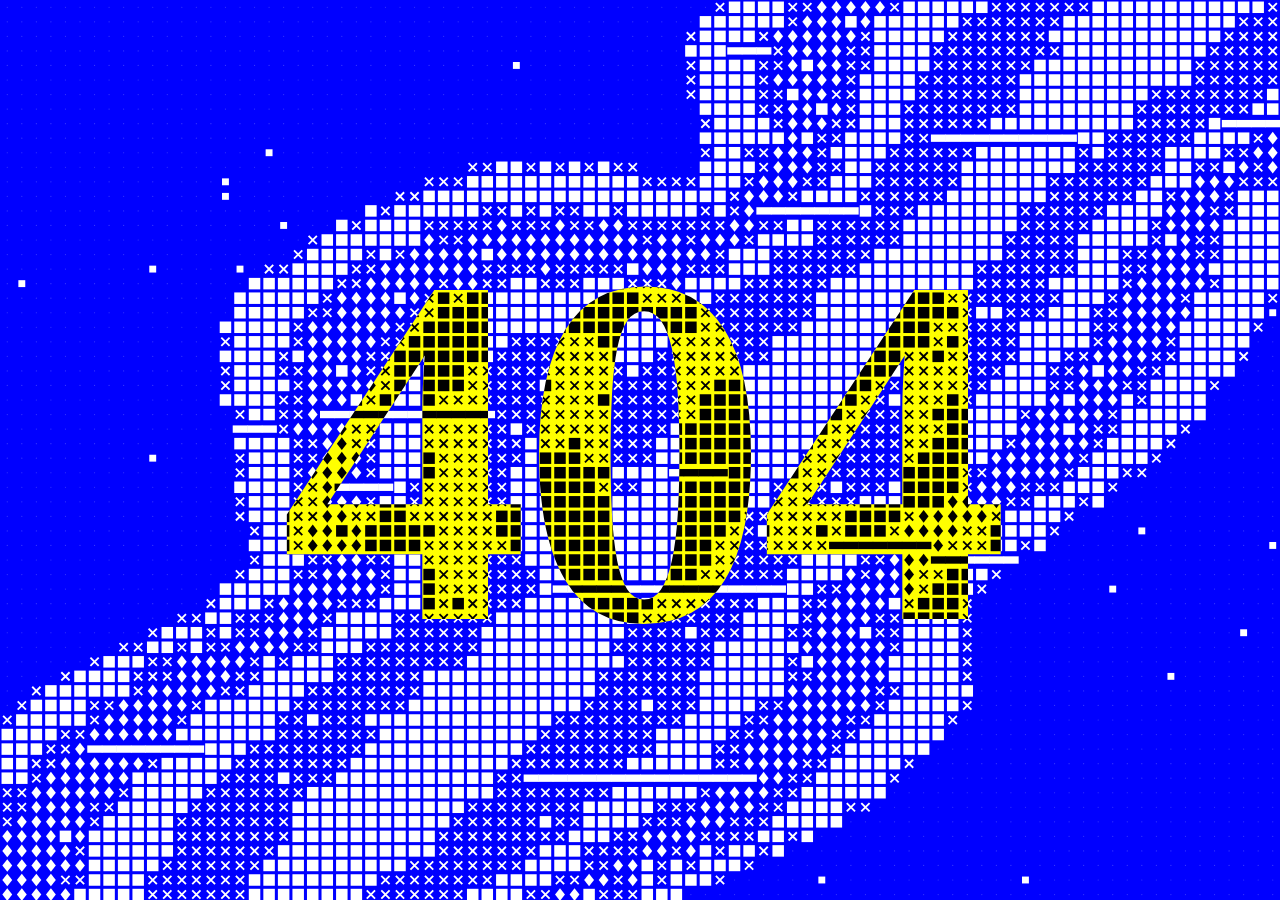
<file: signal.html>
<!doctype html>
<html lang="de">
  <head>
    <meta charset="UTF-8" />
    <meta name="viewport" content="width=device-width, initial-scale=1.0" />
    <meta name="theme-color" content="#0000ff" />
    <meta name="description" content="404 — Diese Seite wurde nicht gefunden." />
    <title>404 — Seite nicht gefunden</title>
    <link rel="icon" type="image/svg+xml" href="logoblue.svg" />
    <link rel="preconnect" href="https://fonts.googleapis.com" />
    <link rel="preconnect" href="https://fonts.gstatic.com" crossorigin />
    <link
      href="https://fonts.googleapis.com/css2?family=Archivo:wdth,wght@75..125,100..900&family=IBM+Plex+Mono:wght@400;500;600&display=swap"
      rel="stylesheet"
    />
    <link rel="stylesheet" href="assets/landing/landing.css?v=12" />
    <link rel="stylesheet" href="assets/landing/signal.css?v=5" />
    <script src="assets/landing/signal.js?v=5" defer></script>
  </head>
  <body class="page-signal">
    <a class="skip-link" href="#main">Zum Inhalt springen</a>
    <main id="main" class="signal-page">
      <div class="signal-stage" aria-hidden="true">
        <canvas class="signal-canvas" data-signal-canvas></canvas>
      </div>
      <h1 class="signal-404">404</h1>
    </main>
  </body>
</html>
</file>
<file: styles.css>
*,
*::before,
*::after {
  box-sizing: border-box;
}

html,
body {
  margin: 0;
  min-height: 100%;
}

body {
  overflow-x: hidden;
}

.stage {
  display: flex;
  min-height: 100vh;
  min-height: 100dvh;
  justify-content: center;
  align-items: flex-start;
  background: var(--page-background);
}

.design-screen {
  position: relative;
  flex: 0 0 auto;
  width: min(100vw, 1920px);
  aspect-ratio: 16 / 9;
  overflow: hidden;
  background: var(--page-background);
}

.screen-art {
  position: absolute;
  inset: 0;
  display: block;
  width: 100%;
  height: 100%;
}

.mobile-art,
.mobile-link {
  display: none;
}

.screen-link {
  position: absolute;
  z-index: 1;
  display: block;
  overflow: hidden;
  color: transparent;
  font-size: 0;
  text-decoration: none;
}

.screen-link:focus-visible {
  outline: 2px solid #fff;
  outline-offset: 2px;
}

.home-desktop-link {
  top: 1.7%;
  height: 2.8%;
}

.home-link-home {
  left: 86.5%;
  width: 3.5%;
}

.home-link-info {
  left: 91%;
  width: 3%;
}

.home-link-more {
  left: 95%;
  width: 4.5%;
}

.home-marker {
  left: 63.4%;
  width: 12%;
  height: 7%;
}

.home-marker-one {
  top: 53.8%;
}

.home-marker-two {
  top: 67.8%;
}

.home-marker-three {
  top: 81.8%;
}

.info-home-link {
  top: 1%;
  left: 2%;
  width: 35%;
  height: 17%;
}

.more-home-link {
  top: 7%;
  left: 2%;
  width: 34%;
  height: 23%;
}

.return-home-link {
  inset: 0;
}

body.page-home {
  --page-background: #790002;
}

body.page-info {
  --page-background: #004b00;
}

body.page-more {
  --page-background: #c45c00;
}

body.page-error {
  --page-background: #0000ff;
}

@media (max-width: 767px) {
  .design-screen {
    width: 100vw;
    max-width: none;
    aspect-ratio: 375 / 1080;
  }

  .desktop-art,
  .desktop-link {
    display: none;
  }

  .mobile-art,
  .mobile-link {
    display: block;
  }

  .home-mobile-link {
    top: 0.6%;
    left: 76%;
    width: 20%;
    height: 3.3%;
  }

  .home-mobile-marker {
    left: 8%;
    width: 62%;
    height: 4%;
  }

  .home-mobile-marker-one {
    top: 53.3%;
  }

  .home-mobile-marker-two {
    top: 67.7%;
  }

  .info-mobile-home-link {
    top: 2.5%;
    left: 6%;
    width: 75%;
    height: 12%;
  }

  .more-mobile-home-link {
    top: 2%;
    left: 5%;
    width: 85%;
    height: 27%;
  }
}
</file>
<file: assets/fonts/fonts.css>
/* Schriften liegen lokal. Vorher lud jede Seite vier Dateien von Google; mit dem
   eigenen Hosting entfällt die fremde Verbindung — und damit auch die
   Datenübertragung an Dritte, die im Datenschutz genannt werden müsste. */

@font-face {
  font-family: "Archivo";
  font-style: normal;
  font-weight: 100 900;
  font-stretch: 75% 125%;
  font-display: swap;
  src: url("archivo-var-latin.woff2") format("woff2");
  unicode-range: U+0000-00FF, U+0131, U+0152-0153, U+02BB-02BC, U+02C6, U+02DA, U+02DC, U+0304,
    U+0308, U+0329, U+2000-206F, U+20AC, U+2122, U+2191, U+2193, U+2212, U+2215, U+FEFF, U+FFFD;
}

@font-face {
  font-family: "IBM Plex Mono";
  font-style: normal;
  font-weight: 400;
  font-display: swap;
  src: url("plex-mono-400-latin.woff2") format("woff2");
  unicode-range: U+0000-00FF, U+0131, U+0152-0153, U+02BB-02BC, U+02C6, U+02DA, U+02DC, U+0304,
    U+0308, U+0329, U+2000-206F, U+20AC, U+2122, U+2191, U+2193, U+2212, U+2215, U+FEFF, U+FFFD;
}

@font-face {
  font-family: "IBM Plex Mono";
  font-style: normal;
  font-weight: 500;
  font-display: swap;
  src: url("plex-mono-500-latin.woff2") format("woff2");
  unicode-range: U+0000-00FF, U+0131, U+0152-0153, U+02BB-02BC, U+02C6, U+02DA, U+02DC, U+0304,
    U+0308, U+0329, U+2000-206F, U+20AC, U+2122, U+2191, U+2193, U+2212, U+2215, U+FEFF, U+FFFD;
}

@font-face {
  font-family: "IBM Plex Mono";
  font-style: normal;
  font-weight: 600;
  font-display: swap;
  src: url("plex-mono-600-latin.woff2") format("woff2");
  unicode-range: U+0000-00FF, U+0131, U+0152-0153, U+02BB-02BC, U+02C6, U+02DA, U+02DC, U+0304,
    U+0308, U+0329, U+2000-206F, U+20AC, U+2122, U+2191, U+2193, U+2212, U+2215, U+FEFF, U+FFFD;
}
</file>
<file: assets/shared/legal.css>
/* ==========================================================================
   Rechtliches & Fehlerseite — dieselbe Blattsprache wie die Landing,
   aber ohne Geschichte und ohne lange Leitung.
   ========================================================================== */

:root {
  --blue: #0000ff;
  --paper: #f2f0e7;
  --signal: #e9ff00;
  --ink: #0a0a0b;
  --line-paper: rgba(242, 240, 231, 0.32);
  --font-display: "Archivo", "Segoe UI", system-ui, sans-serif;
  --font-mono: "IBM Plex Mono", "Cascadia Mono", Consolas, monospace;
  --ease: cubic-bezier(0.22, 0.68, 0.16, 1);
  --dur-quick: 180ms;
  --page-pad: clamp(20px, 4vw, 36px);
}

*,
*::before,
*::after {
  box-sizing: border-box;
}

html {
  background: var(--blue);
}

body {
  margin: 0;
  min-height: 100dvh;
  display: flex;
  flex-direction: column;
  background: var(--blue);
  color: var(--paper);
  font-family: var(--font-mono);
  font-size: 13px;
  line-height: 1.6;
  -webkit-font-smoothing: antialiased;
  text-rendering: optimizeLegibility;
}

a {
  color: inherit;
}

:focus-visible {
  outline: 2px solid var(--signal);
  outline-offset: 3px;
}

::selection {
  background: var(--signal);
  color: var(--ink);
}

.shell {
  width: min(100%, 1120px);
  margin: 0 auto;
  padding-inline: var(--page-pad);
}

/* --------------------------------------------------------------------------
   Kopf
   -------------------------------------------------------------------------- */

.masthead {
  display: flex;
  align-items: center;
  justify-content: space-between;
  gap: 24px;
  padding-block: 22px 16px;
  border-bottom: 1px solid var(--line-paper);
}

.brand {
  display: flex;
  align-items: center;
  gap: 12px;
  text-decoration: none;
}

.brand-mark {
  display: block;
  width: 34px;
  height: 34px;
  flex: 0 0 auto;
}

.brand-name {
  display: block;
  font-family: var(--font-display);
  font-size: 11.5px;
  font-weight: 700;
  font-stretch: 108%;
  line-height: 1;
  letter-spacing: 0.055em;
  text-transform: uppercase;
}

.brand-sub {
  display: block;
  margin-top: 4px;
  font-size: 7.5px;
  letter-spacing: 0.16em;
  text-transform: uppercase;
  color: rgba(242, 240, 231, 0.86);
}

/* --------------------------------------------------------------------------
   Knopf
   -------------------------------------------------------------------------- */

.btn {
  display: inline-flex;
  align-items: center;
  justify-content: center;
  min-height: 40px;
  padding: 0 16px;
  border: 1px solid var(--paper);
  border-radius: 0;
  background: transparent;
  color: var(--paper);
  font-family: var(--font-mono);
  font-size: 9px;
  font-weight: 500;
  letter-spacing: 0.11em;
  line-height: 1;
  text-transform: uppercase;
  text-decoration: none;
  cursor: pointer;
  transition:
    background var(--dur-quick) var(--ease),
    color var(--dur-quick) var(--ease),
    border-color var(--dur-quick) var(--ease),
    transform 90ms var(--ease);
}

.btn:hover {
  background: var(--paper);
  color: var(--blue);
}

.btn:active {
  transform: translateY(1px);
}

.btn--solid {
  background: var(--paper);
  color: var(--blue);
  font-weight: 600;
}

.btn--solid:hover {
  border-color: var(--signal);
  background: var(--signal);
  color: var(--ink);
}

/* --------------------------------------------------------------------------
   Inhalt
   -------------------------------------------------------------------------- */

main {
  flex: 1 0 auto;
  padding-block: clamp(52px, 8vh, 96px) clamp(46px, 7vh, 84px);
}

.kicker {
  margin: 0;
  font-size: 8px;
  font-weight: 500;
  letter-spacing: 0.16em;
  text-transform: uppercase;
  color: rgba(242, 240, 231, 0.86);
}

h1 {
  margin: 16px 0 0;
  font-family: var(--font-display);
  font-size: clamp(38px, 6.4vw, 74px);
  font-weight: 900;
  font-stretch: 112%;
  line-height: 0.94;
  letter-spacing: -0.05em;
  text-transform: uppercase;
}

.lede {
  max-width: 48ch;
  margin: clamp(18px, 3vh, 26px) 0 0;
  font-size: clamp(14px, 1.15vw, 16px);
  line-height: 1.75;
  color: var(--paper);
}

.meta-line {
  margin: clamp(18px, 3vh, 26px) 0 0;
  font-size: 9px;
  letter-spacing: 0.12em;
  text-transform: uppercase;
  color: rgba(242, 240, 231, 0.86);
}

.actions {
  display: flex;
  flex-wrap: wrap;
  gap: 10px;
  margin-top: clamp(24px, 4vh, 34px);
}

/* --------------------------------------------------------------------------
   Fließtext mit Abschnitten
   -------------------------------------------------------------------------- */

.prose {
  display: grid;
  gap: clamp(28px, 4vh, 38px);
  max-width: 72ch;
  margin-top: clamp(38px, 6vh, 62px);
}

.prose section {
  display: grid;
  gap: 10px;
  padding-top: clamp(18px, 2.6vh, 24px);
  border-top: 1px solid var(--line-paper);
}

.prose h2 {
  margin: 0;
  font-size: 9px;
  font-weight: 600;
  letter-spacing: 0.16em;
  text-transform: uppercase;
  color: var(--signal);
}

.prose p,
.prose ul,
.prose address {
  margin: 0;
  max-width: 68ch;
  font-size: 12.5px;
  line-height: 1.75;
}

.prose address {
  font-style: normal;
}

.prose ul {
  padding: 0;
  list-style: none;
  display: grid;
  gap: 5px;
}

.prose li {
  display: grid;
  grid-template-columns: 20ch minmax(0, 1fr);
  gap: 14px;
  padding-bottom: 5px;
  border-bottom: 1px solid rgba(242, 240, 231, 0.16);
  font-size: 12px;
}

.prose li span:first-child {
  color: rgba(242, 240, 231, 0.86);
  text-transform: uppercase;
  letter-spacing: 0.08em;
  font-size: 9px;
  padding-top: 2px;
}

.prose li span:last-child {
  min-width: 0;
}

.text-link {
  color: var(--paper);
  text-decoration: underline;
  text-decoration-thickness: 1px;
  text-underline-offset: 3px;
  transition: color var(--dur-quick) var(--ease);
}

.text-link:hover {
  color: var(--signal);
}

/* --------------------------------------------------------------------------
   Fuß
   -------------------------------------------------------------------------- */

.footer {
  padding-block: 20px 30px;
  border-top: 1px solid var(--line-paper);
  display: flex;
  flex-wrap: wrap;
  align-items: baseline;
  justify-content: space-between;
  gap: 10px 26px;
  font-size: 8px;
  letter-spacing: 0.13em;
  text-transform: uppercase;
  color: rgba(242, 240, 231, 0.86);
}

.footer nav {
  display: flex;
  flex-wrap: wrap;
  gap: 8px 18px;
}

.footer a {
  text-decoration: none;
  border-bottom: 1px solid transparent;
  padding-bottom: 2px;
  transition:
    color var(--dur-quick) var(--ease),
    border-color var(--dur-quick) var(--ease);
}

.footer a:hover {
  color: var(--signal);
  border-color: var(--signal);
}

/* --------------------------------------------------------------------------
   Fehlerseite
   -------------------------------------------------------------------------- */

.error-code {
  margin: clamp(14px, 3vh, 26px) 0 0;
  font-family: var(--font-display);
  font-size: clamp(88px, 20vw, 210px);
  font-weight: 900;
  font-stretch: 112%;
  line-height: 0.78;
  letter-spacing: -0.06em;
  color: var(--signal);
  font-variant-numeric: tabular-nums;
}

.error-rule {
  height: 1px;
  margin-top: clamp(26px, 4vh, 38px);
  background: var(--line-paper);
}

/* --------------------------------------------------------------------------
   Schmale Geräte
   -------------------------------------------------------------------------- */

@media (max-width: 620px) {
  .prose li {
    grid-template-columns: 1fr;
    gap: 3px;
  }

  .masthead {
    align-items: flex-start;
  }

  /* Auf schmalen Geräten führt die Wortmarke selbst zur Startseite; der
     zusätzliche Knopf würde die Kopfzeile nur umbrechen. */
  .masthead > .btn {
    display: none;
  }

  .brand-name {
    font-size: 10.5px;
  }
}

@media (prefers-reduced-motion: reduce) {
  *,
  *::before,
  *::after {
    transition: none !important;
    animation: none !important;
  }

  .btn:active {
    transform: none;
  }
}
</file>
<file: assets/shared/tokens.css>
/* ==========================================================================
   Shared design tokens — Funkstation & Smart City Lindau
   Palette, type, easing and durations used by landing and calendar.
   ========================================================================== */

:root {
  --blue: #0000ff;
  --blue-ink: #0000d6;
  --paper: #f2f0e7;
  --paper-dim: #e7e4d8;
  --paper-deep: #d8d6cd;
  --ink: #0a0a0b;
  --ink-soft: #303036;
  --muted: #6b6a63;
  --signal: #e9ff00;
  --lavender: #cfd8ff;
  --line-blue: rgba(0, 0, 255, 0.26);
  --line-blue-soft: rgba(0, 0, 255, 0.14);
  --line-paper: rgba(242, 240, 231, 0.32);
  --line-paper-soft: rgba(242, 240, 231, 0.16);
  --font-display: "Archivo", "Segoe UI", system-ui, sans-serif;
  --font-mono: "IBM Plex Mono", "Cascadia Mono", Consolas, monospace;
  --ease: cubic-bezier(0.22, 0.68, 0.16, 1);

  /* Drei Dauern für alles: schnelle Zustandswechsel, ruhigere Flächen, Reveals. */
  --dur-quick: 180ms;
  --dur-base: 320ms;
}
</file>
<file: assets/landing/landing.css>
/* ==========================================================================
   Landing — Funkstation & Smart City Lindau
   Eine lange Leitung, die beim Scrollen mitwächst.
   Art direction: Swiss industrial print on electric blue.
   ========================================================================== */

:root {
  /* Seitenspezifisch: der Einlauf der Reveals. Palette, Typografie und die
     übrigen Dauern kommen aus assets/shared/tokens.css. */
  --dur-reveal: 560ms;
  --reveal-rise: 14px;

  --trace-gap: clamp(18px, 1.8vw, 30px);
  --chapter-pad: clamp(64px, 9vh, 108px);
  --story-gap: clamp(72px, 11vh, 130px);
  --page-pad: 36px;

  /* Antennenskizze: Sie sitzt im Hero an der Stelle der alten Standortplatte.
     Rechts vom Mast liegen 335,81 px je Skaleneinheit; daraus folgt der Abstand
     der Leitung zur rechten Kante. */
  --antenna-scale: 0.8;

  /* Leitung und Antenne sitzen rechts; --trace-x ist der Abstand zur rechten Blattkante. */
  --trace-x: calc(12px + 335.81px * var(--antenna-scale));

  /* Breite der Textspalte. Der Überschuss bleibt als breiter Rand links stehen,
     damit der Text direkt an der Leitung sitzt statt weit davon entfernt. */
  --measure: 900px;

  /* Hebt die Antennenskizze neben der Überschrift an; die Leitung rückt im
     selben Maß nach oben, damit der Mast ohne Absatz in sie übergeht. */
  --mast-lift: 380px;
}

*,
*::before,
*::after {
  box-sizing: border-box;
}

html {
  background: var(--blue);
  scroll-behavior: smooth;
  /* Die Antennenskizze läuft auf schmalen Geräten bewusst über die rechte Kante
     hinaus. Ohne das hier lässt sich die Seite seitlich verschieben. */
  overflow-x: clip;
}

body {
  margin: 0;
  min-height: 100dvh;
  background: var(--blue);
  color: var(--paper);
  font-family: var(--font-mono);
  font-size: 13px;
  line-height: 1.5;
  -webkit-font-smoothing: antialiased;
  text-rendering: optimizeLegibility;
  overflow-x: hidden;
}

::selection {
  background: var(--signal);
  color: var(--ink);
}

:focus-visible {
  outline: 2px solid var(--signal);
  outline-offset: 3px;
}

a {
  color: inherit;
}

img,
svg {
  display: block;
  max-width: 100%;
}

p,
h1,
h2,
h3,
dl,
dd,
figure {
  margin: 0;
}

ul,
ol {
  margin: 0;
  padding: 0;
}

.shell {
  width: min(100%, 1540px);
  margin: 0 auto;
  padding-left: var(--page-pad);
  padding-right: var(--page-pad);
}

.skip-link {
  position: fixed;
  top: 12px;
  left: 12px;
  z-index: 200;
  padding: 10px 14px;
  background: var(--paper);
  color: var(--ink);
  font-size: 10px;
  text-transform: uppercase;
  letter-spacing: 0.08em;
  text-decoration: none;
  transform: translateY(-180%);
  transition: transform var(--dur-quick) var(--ease);
}

.skip-link:focus {
  transform: translateY(0);
}

.grain {
  position: fixed;
  inset: 0;
  z-index: 100;
  pointer-events: none;
  /* Ohne mix-blend-mode: eine fixe, bildschirmfüllende Ebene mit weichem Licht
     zwingt den Compositor bei jedem Scroll-Frame zu einem eigenen Durchgang.
     Die Körnung liegt jetzt als normale Ebene darüber; sichtbar gleich. */
  opacity: 0.075;
  background-image: url("data:image/svg+xml,%3Csvg xmlns='http://www.w3.org/2000/svg' width='160' height='160'%3E%3Cfilter id='n'%3E%3CfeTurbulence type='fractalNoise' baseFrequency='.82' numOctaves='3' stitchTiles='stitch'/%3E%3C/filter%3E%3Crect width='100%25' height='100%25' filter='url(%23n)' opacity='.62'/%3E%3C/svg%3E");
}

/* --------------------------------------------------------------------------
   Typographic atoms
   -------------------------------------------------------------------------- */

.kicker {
  font-size: 8px;
  font-weight: 500;
  line-height: 1.4;
  letter-spacing: 0.16em;
  text-transform: uppercase;
  color: rgba(242, 240, 231, 0.86);
}

.slash {
  color: var(--signal);
  padding: 0 0.55em;
}

.note {
  display: flex;
  align-items: center;
  gap: 9px;
  margin-top: 30px;
  font-size: 9px;
  font-weight: 500;
  line-height: 1.4;
  letter-spacing: 0.12em;
  text-transform: uppercase;
  color: rgba(242, 240, 231, 0.86);
}

.note-mark {
  width: 6px;
  height: 6px;
  flex: 0 0 auto;
  background: var(--signal);
}

/* --------------------------------------------------------------------------
   Buttons
   -------------------------------------------------------------------------- */

.btn {
  display: inline-flex;
  align-items: center;
  justify-content: center;
  min-height: 42px;
  padding: 0 18px;
  border: 1px solid var(--paper);
  border-radius: 0;
  background: transparent;
  color: var(--paper);
  font-family: var(--font-mono);
  font-size: 9px;
  font-weight: 500;
  letter-spacing: 0.11em;
  line-height: 1;
  text-transform: uppercase;
  text-decoration: none;
  cursor: pointer;
  transition:
    background var(--dur-quick) var(--ease),
    color var(--dur-quick) var(--ease),
    border-color var(--dur-quick) var(--ease),
    transform var(--dur-quick);
}

/* Der Druckpunkt fehlte: Klicks lösten nur einen Farbwechsel aus. Ein Pixel
   nach unten ist die ganze Rückmeldung, ohne das Layout anzufassen. */
.btn:active {
  transform: translateY(1px);
}

.btn--ghost:hover {
  background: var(--paper);
  color: var(--blue);
}

.btn--solid {
  border-color: var(--paper);
  background: var(--paper);
  color: var(--blue);
  font-weight: 600;
}

.btn--solid:hover {
  border-color: var(--signal);
  background: var(--signal);
  color: var(--ink);
}

/* --------------------------------------------------------------------------
   Masthead
   -------------------------------------------------------------------------- */

.masthead {
  display: flex;
  align-items: flex-start;
  justify-content: space-between;
  gap: 32px;
  padding-top: 24px;
  padding-bottom: 14px;
  border-bottom: 1px solid var(--line-paper);
}

.brand {
  display: flex;
  align-items: center;
  gap: 12px;
  text-decoration: none;
}

.brand-mark {
  display: block;
  width: 38px;
  height: 38px;
  flex: 0 0 auto;
}

.brand-copy {
  display: flex;
  flex-direction: column;
  gap: 3px;
}

.brand-name {
  font-family: var(--font-display);
  font-size: 12px;
  font-weight: 700;
  font-stretch: 108%;
  line-height: 1;
  letter-spacing: 0.055em;
  text-transform: uppercase;
}

.brand-sub {
  font-size: 7.5px;
  font-weight: 400;
  line-height: 1.2;
  letter-spacing: 0.16em;
  text-transform: uppercase;
  color: rgba(242, 240, 231, 0.86);
}

.masthead-right {
  display: flex;
  align-items: center;
  gap: 18px;
}

/* --------------------------------------------------------------------------
   Fixed chapter readout
   -------------------------------------------------------------------------- */

.trace-meter {
  display: none;
}

/* Erst ab hier bleibt links neben der Textspalte genug Platz; darunter lag die
   Anzeige auf dem Fließtext. */
@media (min-width: 1366px) {
  .trace-meter {
    position: fixed;
    top: 50%;
    left: 26px;
    z-index: 40;
    /* Die Strichmarke steht links neben der Zahl, nicht darüber. */
    display: grid;
    grid-template-columns: 1px auto;
    align-items: center;
    column-gap: 11px;
    row-gap: 4px;
    pointer-events: none;
    opacity: 0;
    transform: translateY(-50%);
    transition: opacity var(--dur-base);
  }

  .trace-meter.is-on {
    opacity: 1;
  }

  .trace-meter::before {
    content: "";
    grid-column: 1;
    grid-row: 1 / span 2;
    align-self: stretch;
    width: 1px;
    background: var(--line-paper);
  }

  .trace-meter__count {
    grid-column: 2;
    grid-row: 1;
    font-family: var(--font-display);
    font-size: 26px;
    font-weight: 800;
    font-stretch: 108%;
    line-height: 0.9;
    letter-spacing: -0.03em;
    color: var(--paper);
    font-variant-numeric: tabular-nums;
  }

  .trace-meter__count i {
    margin-left: 3px;
    font-family: var(--font-mono);
    font-size: 8px;
    font-style: normal;
    font-weight: 400;
    letter-spacing: 0.06em;
    color: rgba(242, 240, 231, 0.82);
  }

  .trace-meter__label {
    grid-column: 2;
    grid-row: 2;
    max-width: 12ch;
    font-size: 8px;
    line-height: 1.35;
    letter-spacing: 0.13em;
    text-align: left;
    text-transform: uppercase;
    color: rgba(242, 240, 231, 0.86);
  }
}

/* --------------------------------------------------------------------------
   Hero
   -------------------------------------------------------------------------- */

.hero {
  --hero-gap: clamp(44px, 6vh, 72px);

  display: grid;
  grid-template-columns: minmax(0, 1fr) 272px;
  column-gap: clamp(40px, 5vw, 80px);
  row-gap: var(--hero-gap);
  align-items: end;
  min-height: calc(100svh - 84px);
  padding-top: clamp(64px, 9vh, 120px);
  padding-bottom: 34px;
}

.hero-main {
  min-width: 0;
}

/* Die Antenne übernimmt den Platz der früheren Standortplatte. Sie ist breiter als
   die rechte Spalte und läuft nach links in den freien Raum; der Mast bleibt auf
   der Flucht der Leitung. */
.hero-antenna {
  align-self: end;
  justify-self: end;
  width: calc(618px * var(--antenna-scale));
  margin-bottom: var(--mast-lift);
  margin-right: calc(
    var(--trace-x) + 0.5px - 335.81px * var(--antenna-scale) - var(--page-pad)
  );
  z-index: 0;
}

.hero h1 {
  margin-top: 16px;
  padding-top: 0.04em;
  font-family: var(--font-display);
  font-size: clamp(48px, 7.4vw, 112px);
  font-weight: 900;
  font-stretch: 112%;
  line-height: 0.96;
  letter-spacing: -0.055em;
  text-transform: uppercase;
  color: var(--paper);
}

.mobile-break {
  display: none;
}

.hero-lead {
  max-width: 54ch;
  margin-top: clamp(24px, 3vh, 38px);
  font-size: clamp(13px, 1.1vw, 15px);
  line-height: 1.8;
  color: rgba(242, 240, 231, 0.86);
}

.hero-actions {
  display: flex;
  flex-wrap: wrap;
  gap: 10px;
  margin-top: 30px;
}

.hero-meta {
  display: flex;
  flex-wrap: wrap;
  align-items: center;
  margin-top: 34px;
  font-size: 8px;
  font-weight: 500;
  letter-spacing: 0.14em;
  line-height: 1.6;
  text-transform: uppercase;
  color: rgba(242, 240, 231, 0.82);
}

.hero-foot {
  position: relative;
  grid-column: 1 / -1;
  grid-row: 2;
  display: flex;
  align-items: center;
  justify-content: space-between;
  gap: 24px;
  padding-top: 12px;
  border-top: 1px solid var(--line-paper);
  font-size: 8px;
  font-weight: 500;
  letter-spacing: 0.16em;
  text-transform: uppercase;
  color: rgba(242, 240, 231, 0.82);
}

/* Verlängert den Antennenmast bis zum Beginn der Leitung. Die Linie hängt an
   der Grid-Zeile der Fußleiste, nicht an deren Box: Wächst die Zeile durch die
   Mindesthöhe des Heros, bleibt der Anschluss an den Mast trotzdem exakt. */
.hero::after {
  content: "";
  grid-column: 1 / -1;
  grid-row: 2;
  align-self: stretch;
  justify-self: end;
  width: 3px;
  margin-top: calc(-1 * var(--hero-gap) - var(--mast-lift));
  margin-right: calc(var(--trace-x) - var(--page-pad) - 1px);
  margin-bottom: -34px;
  background: var(--paper);
}

.hero-scroll {
  display: inline-flex;
  align-items: center;
  gap: 10px;
  color: rgba(242, 240, 231, 0.86);
}

.cue {
  position: relative;
  display: inline-block;
  width: 1px;
  height: 30px;
  background: var(--paper);
}

.cue::after {
  content: "";
  position: absolute;
  bottom: 0;
  left: -2px;
  width: 5px;
  height: 5px;
  background: var(--signal);
}

/* --------------------------------------------------------------------------
   Story / trace
   -------------------------------------------------------------------------- */

.story-shell {
  position: relative;
}

.trace {
  position: absolute;
  top: 0;
  bottom: 0;
  right: var(--trace-x);
  z-index: 0;
  width: 1px;
  background: rgba(242, 240, 231, 0.2);
}

.trace::after {
  content: "";
  position: absolute;
  bottom: 0;
  left: -6px;
  width: 12px;
  height: 1px;
  background: var(--paper);
}

.trace__fill {
  position: absolute;
  top: 0;
  left: -1px;
  width: 3px;
  height: 100%;
  background: var(--paper);
  transform: scaleY(0);
  transform-origin: top center;
  will-change: transform;
}

.trace__head {
  position: absolute;
  top: 0;
  left: -4px;
  width: 9px;
  height: 9px;
  background: var(--signal);
  transform: translateY(-50%);
  will-change: transform;
}

/* --------------------------------------------------------------------------
   Antenne — Skizze im Hero, der Mast läuft in die Leitung
   -------------------------------------------------------------------------- */

/* Die Skizze blendet nur ein: Mast und Leitung müssen ab dem ersten Bild sitzen. */
.js .hero-antenna[data-reveal] {
  transform: translateY(0);
}

.mast-antenna {
  width: 100%;
  height: auto;
  color: var(--paper);
}

.story-intro {
  padding: calc(var(--story-gap) + 10px) calc(var(--trace-x) + var(--trace-gap))
    calc(var(--chapter-pad) * 0.9)
    max(0px, calc(100% - var(--trace-x) - var(--trace-gap) - var(--measure)));
}

.story-statement {
  max-width: 34ch;
  margin-top: 22px;
  font-family: var(--font-display);
  font-size: clamp(24px, 2.5vw, 34px);
  font-weight: 500;
  line-height: 1.3;
  letter-spacing: -0.015em;
  color: var(--paper);
}

.story-statement span {
  display: block;
  margin-top: 0.35em;
  color: rgba(242, 240, 231, 0.86);
}

.story-note {
  margin-top: 26px;
  font-size: 8px;
  letter-spacing: 0.14em;
  text-transform: uppercase;
  color: rgba(242, 240, 231, 0.82);
}

.chapter {
  position: relative;
  z-index: 1;
  padding: var(--chapter-pad) calc(var(--trace-x) + var(--trace-gap))
    calc(var(--chapter-pad) * 1.05)
    max(0px, calc(100% - var(--trace-x) - var(--trace-gap) - var(--measure)));
}

.chapter::before {
  content: "";
  transition: background-color var(--dur-base) var(--ease);
  position: absolute;
  top: 0;
  /* --trace-x wird an der Blattkante gemessen, .chapter liegt um --page-pad
     eingerückt darin. Ohne den Abzug endete die Linie 36 px vor der Leitung. */
  right: calc(var(--trace-x) - var(--page-pad));
  left: 0;
  height: 1px;
  background: var(--line-paper-soft);
}

.chapter.is-active::before {
  background: var(--line-paper);
}

.chapter-node {
  position: absolute;
  top: calc(var(--chapter-pad) + 2px);
  right: calc(var(--trace-x) - var(--page-pad) - 4px);
  z-index: 2;
  width: 9px;
  height: 9px;
  border: 1px solid var(--paper);
  background: var(--blue);
  transition:
    background var(--dur-base) var(--ease),
    border-color var(--dur-base) var(--ease),
    transform var(--dur-base) var(--ease);
}

.chapter.is-active .chapter-node {
  border-color: var(--signal);
  background: var(--signal);
  transform: scale(1.22);
}

.chapter.is-past .chapter-node {
  border-color: var(--paper);
  background: var(--paper);
}

.chapter-head {
  position: relative;
  display: flex;
  align-items: center;
  gap: 12px;
  margin-bottom: clamp(20px, 3vh, 30px);
}

.chapter-no {
  position: absolute;
  top: 1px;
  left: 100%;
  margin-left: calc(var(--trace-gap) + 10px);
  font-size: 10px;
  font-weight: 500;
  line-height: 1;
  letter-spacing: 0.06em;
  text-align: left;
  color: var(--signal);
  font-variant-numeric: tabular-nums;
}

.chapter-kicker {
  font-size: 9px;
  font-weight: 500;
  line-height: 1.35;
  letter-spacing: 0.16em;
  text-transform: uppercase;
  color: rgba(242, 240, 231, 0.86);
}

.chapter-body {
  max-width: 900px;
}

.chapter--wide .chapter-body {
  max-width: 1060px;
}

.chapter h2 {
  max-width: 900px;
  font-family: var(--font-display);
  font-size: clamp(38px, 4.6vw, 56px);
  font-weight: 800;
  font-stretch: 108%;
  line-height: 0.98;
  letter-spacing: -0.04em;
  text-transform: uppercase;
  color: var(--paper);
}

.chapter-lead {
  max-width: 58ch;
  margin-top: clamp(22px, 3vh, 30px);
  font-size: clamp(16px, 1.2vw, 17px);
  line-height: 1.65;
  color: var(--paper);
}

.chapter-text {
  max-width: 64ch;
  margin-top: 16px;
  font-size: 15px;
  line-height: 1.85;
  color: rgba(242, 240, 231, 0.86);
}

.chapter-meta {
  display: flex;
  flex-wrap: wrap;
  align-items: center;
  gap: 0;
  max-width: 900px;
  margin-top: 32px;
  padding-top: 10px;
  border-top: 1px solid var(--line-paper-soft);
  font-size: 8px;
  font-weight: 500;
  letter-spacing: 0.13em;
  line-height: 1.6;
  text-transform: uppercase;
  color: rgba(242, 240, 231, 0.82);
}

/* --------------------------------------------------------------------------
   01 — questions
   -------------------------------------------------------------------------- */

.question-list {
  list-style: none;
  max-width: 660px;
  margin-top: clamp(34px, 5vh, 48px);
}

.question-list li {
  display: flex;
  align-items: flex-start;
  gap: 16px;
  padding: 16px 0;
  border-top: 1px solid var(--line-paper-soft);
  font-family: var(--font-display);
  font-size: clamp(24px, 2.4vw, 34px);
  font-weight: 600;
  line-height: 1.12;
  letter-spacing: -0.025em;
  color: var(--paper);
}

.question-list li:last-child {
  border-bottom: 1px solid var(--line-paper-soft);
}

.question-list li::before {
  content: "";
  width: 7px;
  height: 7px;
  flex: 0 0 auto;
  margin-top: 0.52em;
  background: var(--signal);
}

/* --------------------------------------------------------------------------
   02 — team
   -------------------------------------------------------------------------- */

.chapter--team .chapter-body {
  display: grid;
  /* Die Ziffern der 16 sind breiter als 170 px, sonst stoßen sie an die
     Überschrift. Die Spalte folgt deshalb der tatsächlichen Zahlbreite. */
  grid-template-columns: max-content minmax(0, 1fr);
  gap: 32px;
  align-items: start;
  max-width: 950px;
}

.team-figure {
  padding-top: 9px;
  border-top: 1px solid var(--line-paper);
}

.team-number {
  font-family: var(--font-display);
  font-size: clamp(96px, 11vw, 150px);
  font-weight: 900;
  font-stretch: 112%;
  line-height: 0.78;
  letter-spacing: -0.065em;
  color: var(--paper);
  font-variant-numeric: tabular-nums;
}

.team-caption {
  margin-top: 26px;
  font-size: 8px;
  line-height: 1.5;
  letter-spacing: 0.14em;
  text-transform: uppercase;
  color: rgba(242, 240, 231, 0.86);
}

.team-copy {
  min-width: 0;
}

.chapter--team h2 {
  font-size: clamp(36px, 3.4vw, 44px);
}

/* --------------------------------------------------------------------------
   03 - sensors
   -------------------------------------------------------------------------- */

.spec-list {
  display: grid;
  grid-template-columns: 1fr 1fr;
  column-gap: clamp(24px, 4vw, 48px);
  max-width: 880px;
  margin-top: clamp(34px, 5vh, 48px);
}

.spec-item {
  display: grid;
  grid-template-columns: minmax(110px, 0.8fr) 1fr;
  gap: 16px;
  align-items: baseline;
  padding: 11px 0;
  border-top: 1px solid var(--line-paper-soft);
}

.spec-key {
  font-size: 8px;
  font-weight: 500;
  letter-spacing: 0.12em;
  text-transform: uppercase;
  color: var(--paper);
}

.spec-val {
  font-size: 10px;
  line-height: 1.5;
  color: rgba(242, 240, 231, 0.86);
}

/* --------------------------------------------------------------------------
   04 - gateway flow
   -------------------------------------------------------------------------- */

.flow {
  display: flex;
  align-items: stretch;
  gap: 28px;
  max-width: 980px;
  margin-top: clamp(38px, 5vh, 52px);
  list-style: none;
}

.flow__step {
  position: relative;
  display: flex;
  flex: 1;
  flex-direction: column;
  justify-content: space-between;
  min-height: 96px;
  padding: 14px 14px 12px;
  border: 1px solid var(--line-paper);
  background: transparent;
}

.flow__step--key {
  border-color: var(--paper);
  background: var(--paper);
  color: var(--blue);
}

.flow__step:not(:last-child)::after {
  content: "";
  position: absolute;
  top: 50%;
  left: 100%;
  width: 28px;
  height: 1px;
  background: var(--line-paper);
}

.flow__step:not(:last-child)::before {
  content: "";
  position: absolute;
  top: calc(50% - 2px);
  left: calc(100% + 24px);
  z-index: 1;
  width: 4px;
  height: 4px;
  background: var(--signal);
}

.flow__name {
  font-family: var(--font-display);
  font-size: clamp(16px, 1.5vw, 20px);
  font-weight: 700;
  font-stretch: 105%;
  line-height: 1;
  letter-spacing: -0.015em;
  text-transform: uppercase;
}

.flow__meta {
  margin-top: 16px;
  font-size: 7.5px;
  line-height: 1.4;
  letter-spacing: 0.1em;
  text-transform: uppercase;
  opacity: 0.7;
}

/* --------------------------------------------------------------------------
   05 - WebSDR display word
   -------------------------------------------------------------------------- */

.display-word {
  margin-top: clamp(24px, 4vh, 42px);
  font-family: var(--font-display);
  font-size: clamp(80px, 16vw, 210px);
  font-weight: 900;
  font-stretch: 112%;
  line-height: 0.72;
  letter-spacing: -0.065em;
  text-transform: uppercase;
  color: transparent;
  -webkit-text-stroke: 1px rgba(242, 240, 231, 0.24);
  user-select: none;
}

/* --------------------------------------------------------------------------
   06 - mesh
   -------------------------------------------------------------------------- */

.mesh-figure {
  max-width: 840px;
  margin-top: clamp(36px, 5vh, 52px);
}

.mesh-map {
  width: 100%;
  height: auto;
  color: var(--paper);
}

.mesh-lines {
  stroke: currentColor;
  stroke-width: 1;
  opacity: 0.34;
}

.mesh-lines line {
  vector-effect: non-scaling-stroke;
}

.mesh-nodes rect {
  fill: var(--blue);
  stroke: currentColor;
  stroke-width: 1;
}

.mesh-nodes .is-hub {
  fill: var(--signal);
  stroke: var(--signal);
}

.mesh-labels text {
  fill: currentColor;
  opacity: 0.72;
  font-family: var(--font-mono);
  font-size: 11px;
  font-weight: 500;
  letter-spacing: 0.1em;
  text-anchor: middle;
  text-transform: uppercase;
}

.mesh-labels text:first-child {
  opacity: 1;
  fill: var(--signal);
  font-weight: 600;
}

.mesh-figure figcaption {
  display: flex;
  align-items: center;
  justify-content: space-between;
  gap: 20px;
  margin-top: 16px;
  padding-top: 10px;
  border-top: 1px solid var(--line-paper-soft);
  font-size: 8px;
  letter-spacing: 0.12em;
  text-transform: uppercase;
  color: rgba(242, 240, 231, 0.82);
}

/* --------------------------------------------------------------------------
   07 - space targets
   -------------------------------------------------------------------------- */

.targets {
  max-width: 820px;
  margin-top: clamp(36px, 5vh, 52px);
}

.target {
  display: grid;
  grid-template-columns: minmax(180px, 1.1fr) minmax(140px, 0.9fr) auto;
  gap: 20px;
  align-items: baseline;
  padding: 17px 0;
  border-top: 1px solid var(--line-paper);
}

.target:last-child {
  border-bottom: 1px solid var(--line-paper);
}

.target-name {
  font-family: var(--font-display);
  font-size: clamp(22px, 2.2vw, 30px);
  font-weight: 800;
  font-stretch: 108%;
  line-height: 1;
  letter-spacing: -0.025em;
  text-transform: uppercase;
}

.target-place {
  font-size: 8px;
  letter-spacing: 0.12em;
  text-transform: uppercase;
  color: rgba(242, 240, 231, 0.86);
}

.target-coord {
  font-size: 8px;
  letter-spacing: 0.08em;
  text-align: right;
  text-transform: uppercase;
  color: var(--signal);
  white-space: nowrap;
}

/* --------------------------------------------------------------------------
   08 - benefits
   -------------------------------------------------------------------------- */

.benefit-grid {
  display: grid;
  grid-template-columns: 1fr 1fr;
  column-gap: clamp(28px, 5vw, 64px);
  max-width: 900px;
  margin-top: clamp(34px, 5vh, 48px);
}

.benefit {
  padding: 20px 0 22px;
  border-top: 1px solid var(--line-paper);
}

.benefit h3 {
  font-family: var(--font-display);
  font-size: clamp(22px, 2.1vw, 28px);
  font-weight: 700;
  font-stretch: 108%;
  line-height: 1;
  letter-spacing: -0.02em;
  text-transform: uppercase;
  color: var(--paper);
}

.benefit p {
  max-width: 32ch;
  margin-top: 10px;
  font-size: 10px;
  line-height: 1.6;
  color: rgba(242, 240, 231, 0.86);
}

/* --------------------------------------------------------------------------
   09 - vision
   -------------------------------------------------------------------------- */

.vision-line {
  max-width: 34ch;
  margin-top: clamp(38px, 6vh, 56px);
  font-family: var(--font-display);
  font-size: clamp(28px, 3.4vw, 40px);
  font-weight: 700;
  font-stretch: 108%;
  line-height: 1.02;
  letter-spacing: -0.035em;
  text-transform: uppercase;
  color: var(--signal);
}

.support {
  display: flex;
  flex-wrap: wrap;
  gap: 26px;
  max-width: 620px;
  margin-top: 32px;
  padding-top: 11px;
  border-top: 1px solid var(--line-paper);
  font-size: 8px;
  letter-spacing: 0.14em;
  text-transform: uppercase;
  color: rgba(242, 240, 231, 0.86);
}

.vision-actions {
  display: flex;
  flex-wrap: wrap;
  gap: 10px;
  margin-top: 30px;
}

.contact {
  margin-top: 24px;
  font-size: 8px;
  letter-spacing: 0.13em;
  text-transform: uppercase;
  color: rgba(242, 240, 231, 0.82);
}

.contact a {
  color: inherit;
  text-decoration: underline;
  text-decoration-color: var(--signal);
  text-decoration-thickness: 1px;
  text-underline-offset: 3px;
  transition: color var(--dur-quick);
}

.contact a:hover {
  color: var(--signal);
}

/* --------------------------------------------------------------------------
   Footer
   -------------------------------------------------------------------------- */

.footer {
  margin-top: clamp(56px, 10vh, 110px);
  border-top: 1px solid var(--line-paper);
  overflow: hidden;
}

.footer .shell {
  padding-top: 34px;
}

.footer-grid {
  display: grid;
  grid-template-columns: repeat(4, minmax(0, 1fr));
  gap: 24px;
  padding-bottom: clamp(40px, 7vh, 70px);
}

.footer-label {
  font-size: 7.5px;
  letter-spacing: 0.16em;
  text-transform: uppercase;
  color: rgba(242, 240, 231, 0.82);
}

.footer-value {
  max-width: 24ch;
  margin-top: 8px;
  font-size: 10px;
  line-height: 1.55;
  color: rgba(242, 240, 231, 0.86);
}

.footer-word {
  font-family: var(--font-display);
  font-size: clamp(72px, 23vw, 360px);
  font-weight: 900;
  font-stretch: 112%;
  line-height: 0.7;
  letter-spacing: -0.07em;
  text-transform: uppercase;
  white-space: nowrap;
  color: transparent;
  -webkit-text-stroke: 1px rgba(242, 240, 231, 0.28);
  margin-bottom: -0.1em;
  user-select: none;
}

.footer-bottom {
  display: flex;
  flex-wrap: wrap;
  align-items: flex-start;
  justify-content: space-between;
  gap: 12px 28px;
  padding: 13px 0 20px;
  border-top: 1px solid var(--line-paper);
  font-size: 7.5px;
  line-height: 1.5;
  letter-spacing: 0.1em;
  text-transform: uppercase;
  color: rgba(242, 240, 231, 0.82);
}

.footer-note {
  max-width: 58ch;
}

.footer-code {
  white-space: nowrap;
}

.footer-stamp {
  display: flex;
  align-items: center;
  gap: 14px;
  margin-left: auto;
}

.footer .barcode {
  display: block;
  flex: none;
  width: 135px;
  height: 11px;
  opacity: 0.8;
}

.footer-links {
  display: flex;
  flex-wrap: wrap;
  gap: 6px 16px;
}

.footer-links a {
  text-decoration: none;
  border-bottom: 1px solid transparent;
  padding-bottom: 1px;
  transition:
    color var(--dur-quick) var(--ease),
    border-color var(--dur-quick) var(--ease);
}

.footer-links a:hover,
.footer-links a:focus-visible {
  color: var(--signal);
  border-color: var(--signal);
}

/* --------------------------------------------------------------------------
   Reveals
   -------------------------------------------------------------------------- */

.js [data-reveal] {
  opacity: 0;
  transform: translateY(var(--reveal-rise));
  transition:
    opacity var(--dur-reveal) var(--ease),
    transform var(--dur-reveal) var(--ease);
  transition-delay: var(--d, 0ms);
}

.js [data-reveal].is-in {
  opacity: 1;
  transform: translateY(0);
}

/* --------------------------------------------------------------------------
   Responsive
   -------------------------------------------------------------------------- */

@media (max-width: 1280px) {
  :root {
    --antenna-scale: 0.72;
  }
}



@media (max-width: 1180px) {
  :root {
    --mast-lift: 0px;
  }

  .hero {
    --hero-gap: 44px;

    grid-template-columns: minmax(0, 1fr);
    row-gap: var(--hero-gap);
    min-height: 0;
    padding-top: clamp(56px, 8vh, 90px);
  }

  /* Einspaltig liegen Text, Antenne und Fußleiste untereinander. */
  .hero-foot,
  .hero::after {
    grid-row: 3;
  }
}

@media (max-width: 900px) {
  :root {
    --chapter-pad: clamp(72px, 10vh, 110px);
    --antenna-scale: 0.6;
  }

  .chapter--team .chapter-body {
    grid-template-columns: minmax(0, 1fr);
    gap: 24px;
  }

  .team-figure {
    display: flex;
    align-items: flex-end;
    gap: 18px;
  }

  .team-caption {
    margin-top: 0;
    padding-bottom: 6px;
  }

  .footer-grid {
    grid-template-columns: repeat(2, minmax(0, 1fr));
    row-gap: 30px;
  }
}

@media (max-width: 760px) {
  :root {
    --page-pad: 20px;
    --trace-x: 60px;
    --trace-gap: 24px;
    --chapter-pad: 72px;
    --story-gap: 56px;
    --antenna-scale: 0.5;
  }

  .masthead {
    gap: 18px;
    padding-top: 18px;
  }

  .brand-mark {
    width: 32px;
    height: 32px;
  }

  .brand-name {
    font-size: 10px;
  }

  .brand-sub {
    display: none;
  }

  .masthead-right {
    gap: 10px;
  }

  .masthead-right .btn {
    min-height: 36px;
    padding: 0 12px;
    font-size: 8px;
  }

  .hero {
    --hero-gap: 34px;

    row-gap: var(--hero-gap);
    padding-top: 44px;
    padding-bottom: 26px;
  }

  .hero::after {
    margin-bottom: -26px;
  }

  .hero h1 {
    margin-top: 12px;
    font-size: clamp(42px, 8.5vw, 64px);
  }

  .hero-lead {
    font-size: 15px;
  }

  .hero-actions .btn {
    min-height: 40px;
    padding: 0 14px;
    font-size: 8px;
  }

  .hero-meta {
    margin-top: 26px;
    font-size: 7.5px;
  }

  .hero-foot {
    font-size: 7px;
  }

  .cue {
    height: 22px;
  }

  .story-intro {
    padding-bottom: 56px;
  }

  .story-statement {
    max-width: 26ch;
    font-size: 23px;
    line-height: 1.28;
  }

  .chapter {
    padding-top: var(--chapter-pad);
    padding-bottom: 78px;
  }

  .chapter-node {
    top: calc(var(--chapter-pad) + 2px);
  }

  .chapter-no {
    position: static;
    left: auto;
    width: auto;
    margin-left: 0;
    font-size: 9px;
    text-align: left;
  }

  .chapter-head {
    gap: 9px;
    margin-bottom: 18px;
  }

  .chapter-kicker {
    font-size: 8px;
  }

  .chapter h2 {
    font-size: clamp(30px, 8.2vw, 42px);
  }

  .chapter-lead {
    font-size: 15px;
  }

  .chapter-text {
    font-size: 15px;
  }

  .question-list li {
    font-size: 23px;
    padding: 13px 0;
  }

  .chapter--team .chapter-body {
    grid-template-columns: minmax(0, 1fr);
    gap: 24px;
  }

  .team-figure {
    display: flex;
    align-items: flex-end;
    gap: 18px;
    padding-top: 8px;
  }

  .team-number {
    font-size: 90px;
  }

  .team-caption {
    margin-top: 0;
    padding-bottom: 6px;
  }

  .spec-list {
    grid-template-columns: minmax(0, 1fr);
  }

  .spec-item {
    grid-template-columns: 120px 1fr;
  }

  .flow {
    flex-direction: column;
    gap: 26px;
  }

  .flow__step {
    min-height: 0;
    padding: 13px 12px;
  }

  .flow__step:not(:last-child)::after {
    top: 100%;
    left: 50%;
    width: 1px;
    height: 26px;
  }

  .flow__step:not(:last-child)::before {
    top: calc(100% + 22px);
    left: calc(50% - 2px);
  }

  .flow__name {
    font-size: 17px;
  }

  .flow__meta {
    margin-top: 8px;
  }

  .display-word {
    font-size: clamp(54px, 17vw, 96px);
  }

  .mesh-labels text {
    font-size: 13px;
  }

  .mesh-labels text:not(:first-child) {
    display: none;
  }

  .mesh-figure figcaption {
    font-size: 7px;
  }

  .target {
    grid-template-columns: minmax(0, 1fr) auto;
    gap: 8px 16px;
  }

  .target-name {
    grid-column: 1;
    grid-row: 1;
  }

  .target-place {
    grid-column: 2;
    grid-row: 1;
    text-align: right;
  }

  .target-coord {
    grid-column: 1 / -1;
    grid-row: 2;
    text-align: left;
  }

  .benefit-grid {
    grid-template-columns: minmax(0, 1fr);
  }

  .benefit {
    padding: 17px 0 19px;
  }

  .vision-line {
    font-size: 29px;
  }

  .footer .shell {
    padding-top: 26px;
  }

  .footer-grid {
    gap: 22px;
    padding-bottom: 38px;
  }

  .footer-value {
    font-size: 9px;
  }

  .footer-word {
    font-size: clamp(64px, 22vw, 120px);
  }

  .footer-bottom {
    flex-direction: column;
    gap: 10px;
    font-size: 7px;
  }

  .footer-stamp {
    margin-left: 0;
  }

  .footer .barcode {
    display: none;
  }
}

@media (max-width: 560px) {
  .masthead .btn {
    display: none;
  }

  .hero-foot {
    gap: 14px;
  }

  .hero-scroll {
    gap: 8px;
  }
}

/* Auf sehr schmalen Geräten passen Zielname, Ort und Koordinate nicht mehr
   nebeneinander: »Polarstern« und »Arktis & Antarktis« stießen zusammen. */
@media (max-width: 440px) {
  .target {
    grid-template-columns: minmax(0, 1fr);
    row-gap: 3px;
  }

  .target-name,
  .target-place {
    grid-column: 1;
    text-align: left;
  }

  .target-name {
    grid-row: 1;
  }

  .target-place {
    grid-row: 2;
  }

  .target-coord {
    grid-row: 3;
    margin-top: 3px;
  }
}

@media (max-width: 400px) {
  .mobile-break {
    display: inline;
  }

  .hero h1 {
    font-size: 38px;
  }

  .hero-actions {
    gap: 8px;
  }

  .hero-actions .btn {
    flex: 1 1 100%;
  }
}

/* --------------------------------------------------------------------------
   Motion / print
   -------------------------------------------------------------------------- */

@media (prefers-reduced-motion: reduce) {
  html {
    scroll-behavior: auto;
  }

  /* `transition: none` statt einer Dauer von 0,01 ms: Letztere lässt für
     *jede* Eigenschaft eine Transition entstehen, auch für die Transform-Werte,
     die das Skript setzt — die Linie hing dadurch an ihrem Startwert. */
  *,
  *::before,
  *::after {
    transition: none !important;
    animation: none !important;
  }

  .js [data-reveal] {
    opacity: 1;
    transform: none;
  }

  .trace__fill,
  .trace__head {
    will-change: auto;
  }
}

@media print {
  .grain,
  .masthead .btn,
  .hero-antenna,
  .hero::after,
  .trace,
  .chapter-node,
  .hero-actions,
  .vision-actions,
  .footer .barcode,
  .cue {
    display: none !important;
  }

  html,
  body {
    background: #fff;
    color: #000;
  }

  .hero,
  .chapter,
  .story-intro {
    break-inside: avoid;
  }

  .chapter h2,
  .hero h1,
  .chapter-lead,
  .chapter-text,
  .chapter-meta,
  .kicker,
  .story-statement {
    color: #000;
  }
}

/* Pointer lens: a white difference layer turns the colors under the cursor into their inverse. */
.cursor-lens {
  position: fixed;
  z-index: 150;
  top: 0;
  left: 0;
  width: clamp(26px, 2vw, 36px);
  aspect-ratio: 1;
  border-radius: 50%;
  background: transparent;
  mix-blend-mode: difference;
  opacity: 0;
  pointer-events: none;
  transform: translate3d(-200vw, -200vh, 0);
  transition: opacity 140ms ease;
  will-change: transform;
}

.cursor-lens::before {
  content: "";
  position: absolute;
  inset: 0;
  border-radius: 50%;
  background: #fff;
  transform: scale(var(--lens-scale, 1));
  will-change: transform;
}

.has-pointer-lens body.page-landing,
.has-pointer-lens body.page-landing * {
  cursor: none !important;
}
.has-pointer-lens .cursor-lens {
  opacity: 1;
}

@media (hover: none), (pointer: coarse) {
  .cursor-lens {
    display: none;
  }
}

@media (prefers-reduced-motion: reduce) {
  .cursor-lens {
    transition: none;
  }
}

/* High-density desktop displays (1440p and up): scale the whole page like the
   calendar does, so both documents keep the same physical type size instead of
   shrinking into a 1540 px island in the middle of the screen. */
@media (min-width: 2300px) and (min-height: 1250px) {
  .shell {
    zoom: 1.25;
  }
}

@media (min-width: 2300px) and (min-height: 1400px) {
  .shell {
    zoom: 1.33;
  }
}
</file>
<file: assets/landing/signal.css>
.page-signal {
  width: 100%;
  height: 100vh;
  height: 100dvh;
  min-height: 100vh;
  min-height: 100dvh;
  overflow: hidden;
}

.signal-page {
  position: fixed;
  inset: 0;
  z-index: 0;
  width: 100%;
  max-width: none;
  height: 100vh;
  height: 100dvh;
  margin: 0;
  padding: 0;
  isolation: isolate;
}

.signal-stage {
  position: absolute;
  inset: 0;
  width: 100%;
  height: 100%;
  overflow: hidden;
  background: #0000ff;
}

.signal-canvas {
  display: block;
  width: 100%;
  height: 100%;
}

.signal-404 {
  position: absolute;
  z-index: 1;
  top: 50%;
  left: 50%;
  margin: 0;
  transform: translate(-50%, -50%);
  color: #fff;
  font-family: var(--font-display);
  font-size: min(500px, 54vw, 58vh);
  font-weight: 900;
  letter-spacing: -0.02em;
  line-height: 0.78;
  mix-blend-mode: difference;
  pointer-events: none;
  user-select: none;
}
</file>
